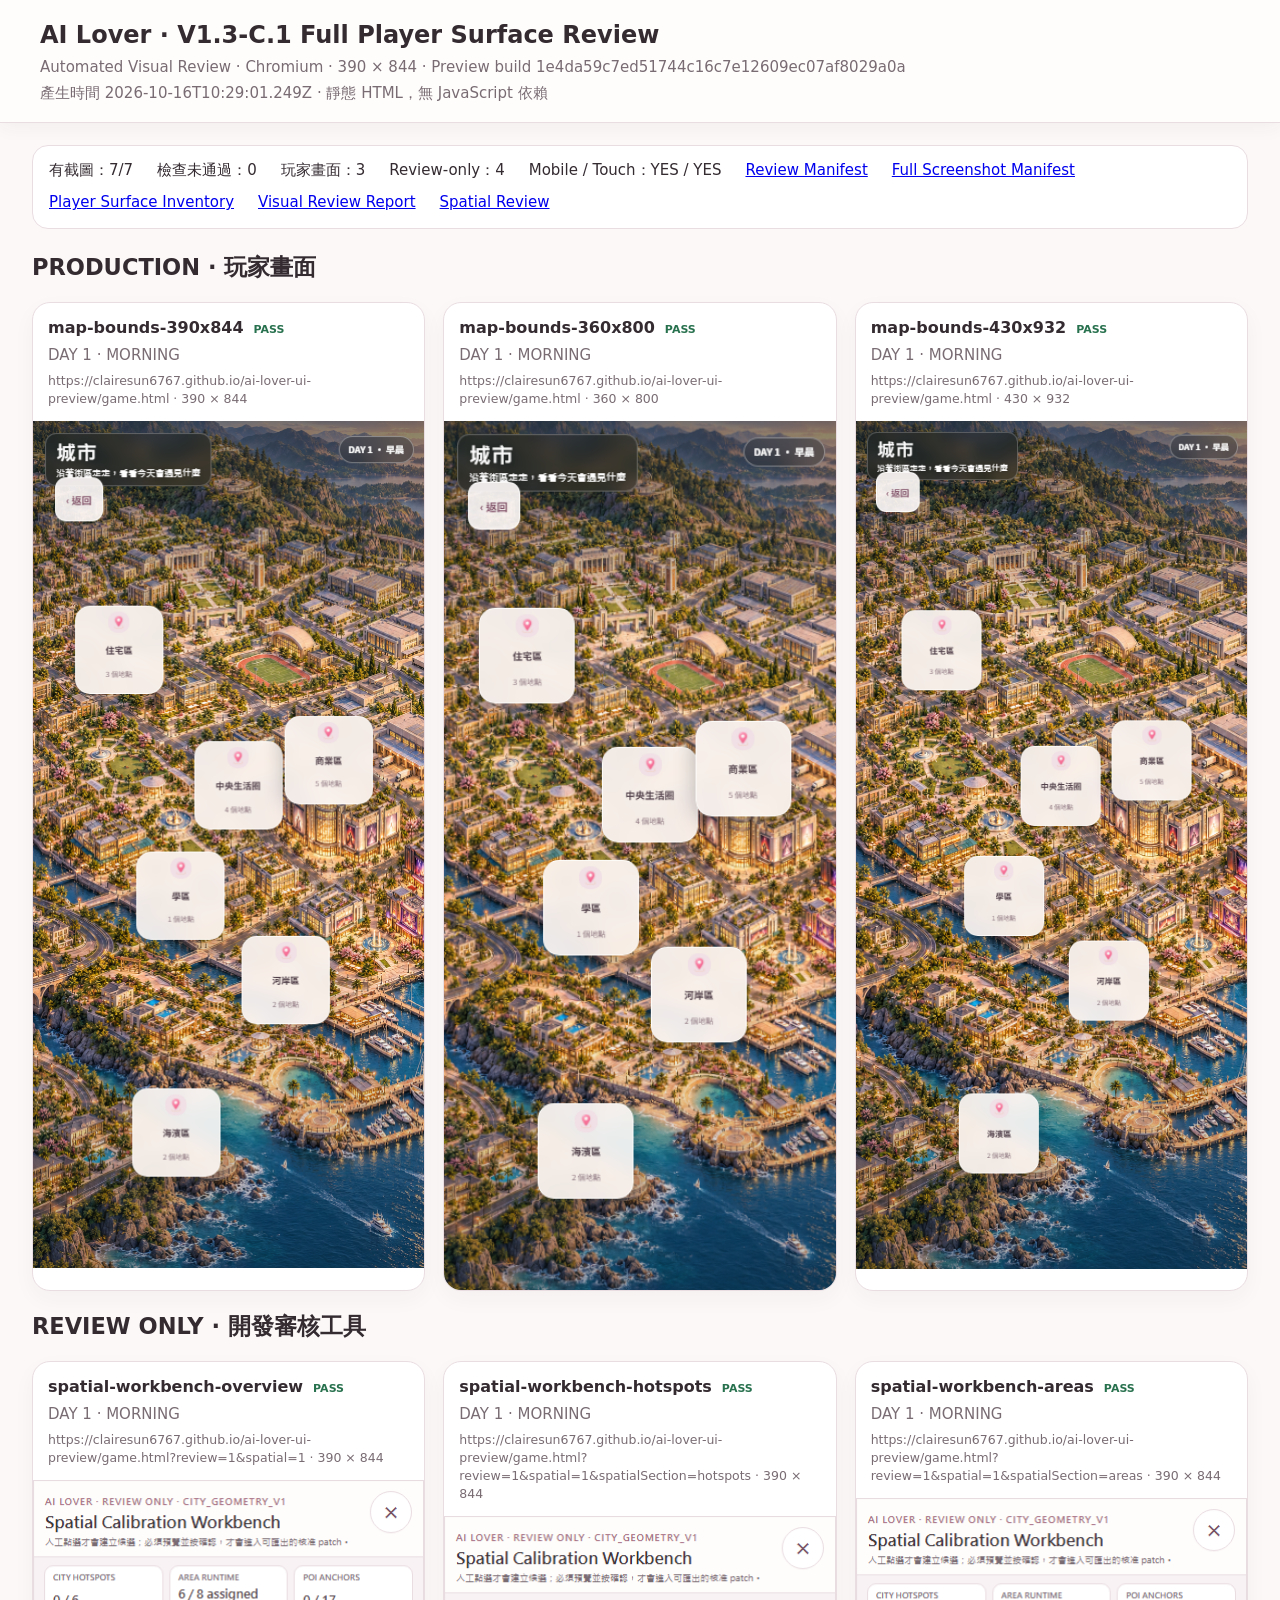
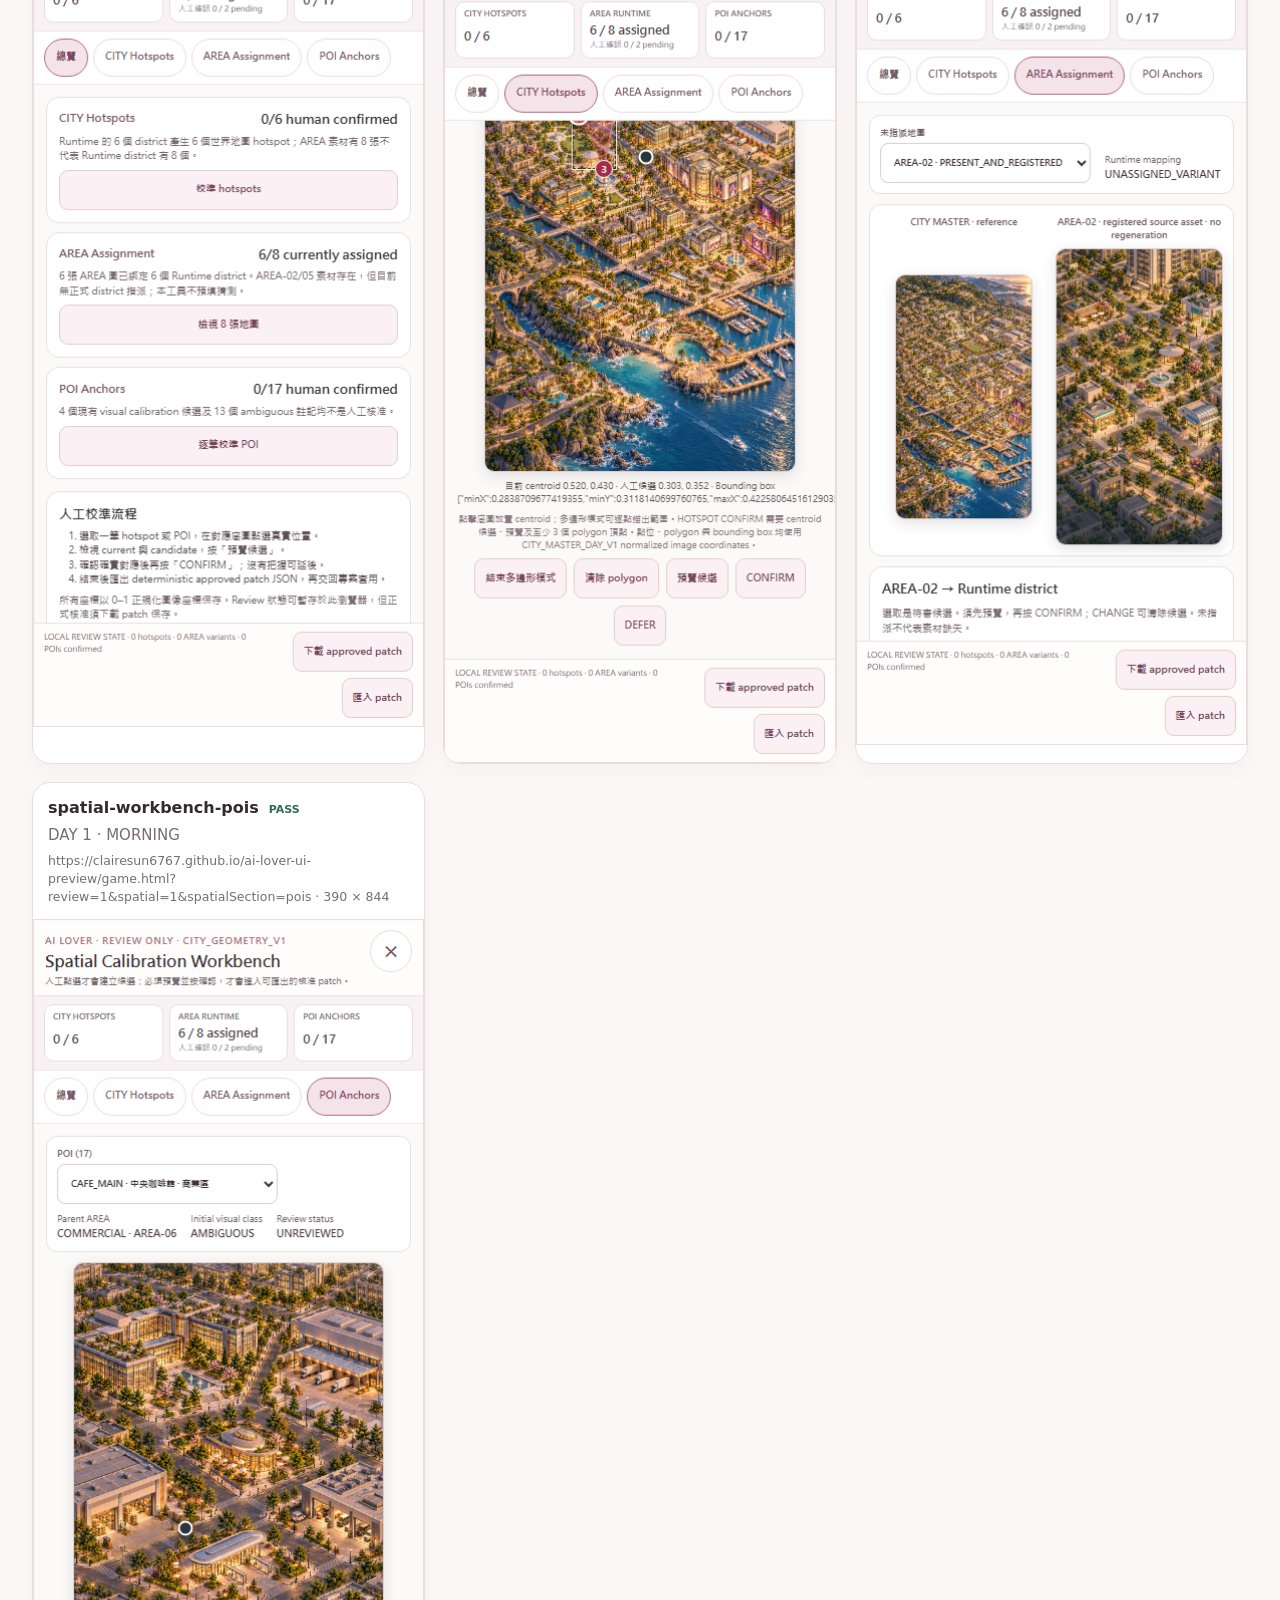
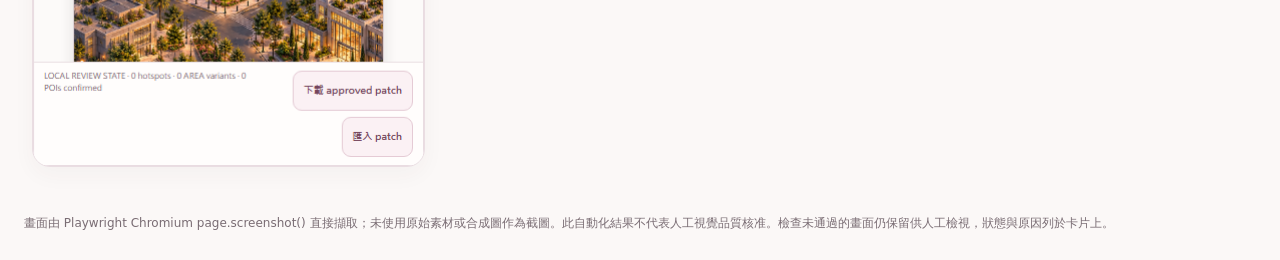
<file: review-artifacts/builds/1e4da59c7ed51744c16c7e12609ec07af8029a0a/index.html>
<!doctype html>
<html lang="zh-Hant"><head><meta charset="utf-8"><meta name="viewport" content="width=device-width,initial-scale=1"><meta name="generatedAt" content="2026-10-16T10:29:01.249Z"><meta name="previewCommit" content="1e4da59c7ed51744c16c7e12609ec07af8029a0a"><title>AI Lover · Automated Visual Review</title>
<style> :root{color-scheme:light;--ink:#342b31;--muted:#796c73;--line:#eadde2;--pink:#d788a4}*{box-sizing:border-box}body{margin:0;background:#fbf8f7;color:var(--ink);font:15px/1.45 system-ui,-apple-system,"Segoe UI",sans-serif}header{position:sticky;top:0;z-index:2;background:#fffdfc;border-bottom:1px solid var(--line);padding:18px clamp(16px,4vw,40px);box-shadow:0 4px 18px #49323a0d}header h1{margin:0;font-size:24px}header p{margin:4px 0 0;color:var(--muted)}main{max-width:1440px;margin:0 auto;padding:22px clamp(12px,3vw,32px) 48px}.summary{display:flex;flex-wrap:wrap;gap:10px 24px;margin:0 0 22px;padding:14px 16px;background:white;border:1px solid var(--line);border-radius:16px}.grid{display:grid;grid-template-columns:repeat(auto-fit,minmax(min(100%,310px),1fr));gap:18px}.card{overflow:hidden;background:white;border:1px solid var(--line);border-radius:18px;box-shadow:0 8px 22px #49323a0a}.meta{padding:13px 15px}.meta h2{display:inline-block;margin:0 10px 0 0;font-size:16px}.meta p{margin:5px 0;color:var(--muted)}.meta small{display:block;color:var(--muted);overflow-wrap:anywhere}.status{font-size:11px;font-weight:700}.pass{color:#28714e}.fail{color:#a63042}.card img{display:block;width:100%;height:auto;background:#f2edef}.failed{display:grid;min-height:160px;place-content:center;padding:18px;background:#fff1f1;color:#a63042;text-align:center;font-weight:700}.failed small{max-width:420px;color:#6e4b53;font-weight:400;overflow-wrap:anywhere}footer{max-width:1440px;margin:auto;padding:0 24px 28px;color:var(--muted);font-size:12px}</style></head>
<body><header><h1>AI Lover · V1.3-C.1 Full Player Surface Review</h1><p>Automated Visual Review · Chromium · 390 × 844 · Preview build 1e4da59c7ed51744c16c7e12609ec07af8029a0a</p><p>產生時間 2026-10-16T10:29:01.249Z · 靜態 HTML，無 JavaScript 依賴</p></header><main><div class="summary"><span>有截圖：7/7</span><span>檢查未通過：0</span><span>玩家畫面：3</span><span>Review-only：4</span><span>Mobile / Touch：YES / YES</span><a href="./review-manifest.json?build=1e4da59c7ed51744c16c7e12609ec07af8029a0a">Review Manifest</a><a href="./full-player-surface-manifest.json?build=1e4da59c7ed51744c16c7e12609ec07af8029a0a">Full Screenshot Manifest</a><a href="./PLAYER_SURFACE_INVENTORY.json?build=1e4da59c7ed51744c16c7e12609ec07af8029a0a">Player Surface Inventory</a><a href="./visual-review-report.json?build=1e4da59c7ed51744c16c7e12609ec07af8029a0a">Visual Review Report</a><a href="./spatial-review-report.json?build=1e4da59c7ed51744c16c7e12609ec07af8029a0a">Spatial Review</a></div><h2>PRODUCTION · 玩家畫面</h2><section class="grid"><article class="card"><div class="meta"><h2>map-bounds-390x844</h2><span class="status pass">PASS</span><p>DAY 1 · MORNING</p><small>https://clairesun6767.github.io/ai-lover-ui-preview/game.html · 390 × 844</small></div><a href="./05-map-bounds-390x844.png?build=1e4da59c7ed51744c16c7e12609ec07af8029a0a"><img src="./05-map-bounds-390x844.png?build=1e4da59c7ed51744c16c7e12609ec07af8029a0a" width="390" height="844" loading="lazy" alt="map-bounds-390x844 渲染畫面"></a></article>
<article class="card"><div class="meta"><h2>map-bounds-360x800</h2><span class="status pass">PASS</span><p>DAY 1 · MORNING</p><small>https://clairesun6767.github.io/ai-lover-ui-preview/game.html · 360 × 800</small></div><a href="./06-map-bounds-360x800.png?build=1e4da59c7ed51744c16c7e12609ec07af8029a0a"><img src="./06-map-bounds-360x800.png?build=1e4da59c7ed51744c16c7e12609ec07af8029a0a" width="360" height="800" loading="lazy" alt="map-bounds-360x800 渲染畫面"></a></article>
<article class="card"><div class="meta"><h2>map-bounds-430x932</h2><span class="status pass">PASS</span><p>DAY 1 · MORNING</p><small>https://clairesun6767.github.io/ai-lover-ui-preview/game.html · 430 × 932</small></div><a href="./07-map-bounds-430x932.png?build=1e4da59c7ed51744c16c7e12609ec07af8029a0a"><img src="./07-map-bounds-430x932.png?build=1e4da59c7ed51744c16c7e12609ec07af8029a0a" width="430" height="932" loading="lazy" alt="map-bounds-430x932 渲染畫面"></a></article></section><h2>REVIEW ONLY · 開發審核工具</h2><section class="grid"><article class="card"><div class="meta"><h2>spatial-workbench-overview</h2><span class="status pass">PASS</span><p>DAY 1 · MORNING</p><small>https://clairesun6767.github.io/ai-lover-ui-preview/game.html?review=1&amp;spatial=1 · 390 × 844</small></div><a href="./01-spatial-workbench-overview.png?build=1e4da59c7ed51744c16c7e12609ec07af8029a0a"><img src="./01-spatial-workbench-overview.png?build=1e4da59c7ed51744c16c7e12609ec07af8029a0a" width="390" height="844" loading="lazy" alt="spatial-workbench-overview 渲染畫面"></a></article>
<article class="card"><div class="meta"><h2>spatial-workbench-hotspots</h2><span class="status pass">PASS</span><p>DAY 1 · MORNING</p><small>https://clairesun6767.github.io/ai-lover-ui-preview/game.html?review=1&amp;spatial=1&amp;spatialSection=hotspots · 390 × 844</small></div><a href="./02-spatial-workbench-hotspots.png?build=1e4da59c7ed51744c16c7e12609ec07af8029a0a"><img src="./02-spatial-workbench-hotspots.png?build=1e4da59c7ed51744c16c7e12609ec07af8029a0a" width="390" height="844" loading="lazy" alt="spatial-workbench-hotspots 渲染畫面"></a></article>
<article class="card"><div class="meta"><h2>spatial-workbench-areas</h2><span class="status pass">PASS</span><p>DAY 1 · MORNING</p><small>https://clairesun6767.github.io/ai-lover-ui-preview/game.html?review=1&amp;spatial=1&amp;spatialSection=areas · 390 × 844</small></div><a href="./03-spatial-workbench-area-assignment.png?build=1e4da59c7ed51744c16c7e12609ec07af8029a0a"><img src="./03-spatial-workbench-area-assignment.png?build=1e4da59c7ed51744c16c7e12609ec07af8029a0a" width="390" height="844" loading="lazy" alt="spatial-workbench-areas 渲染畫面"></a></article>
<article class="card"><div class="meta"><h2>spatial-workbench-pois</h2><span class="status pass">PASS</span><p>DAY 1 · MORNING</p><small>https://clairesun6767.github.io/ai-lover-ui-preview/game.html?review=1&amp;spatial=1&amp;spatialSection=pois · 390 × 844</small></div><a href="./04-spatial-workbench-poi-anchors.png?build=1e4da59c7ed51744c16c7e12609ec07af8029a0a"><img src="./04-spatial-workbench-poi-anchors.png?build=1e4da59c7ed51744c16c7e12609ec07af8029a0a" width="390" height="844" loading="lazy" alt="spatial-workbench-pois 渲染畫面"></a></article></section></main><footer>畫面由 Playwright Chromium page.screenshot() 直接擷取；未使用原始素材或合成圖作為截圖。此自動化結果不代表人工視覺品質核准。檢查未通過的畫面仍保留供人工檢視，狀態與原因列於卡片上。</footer></body></html>
</file>
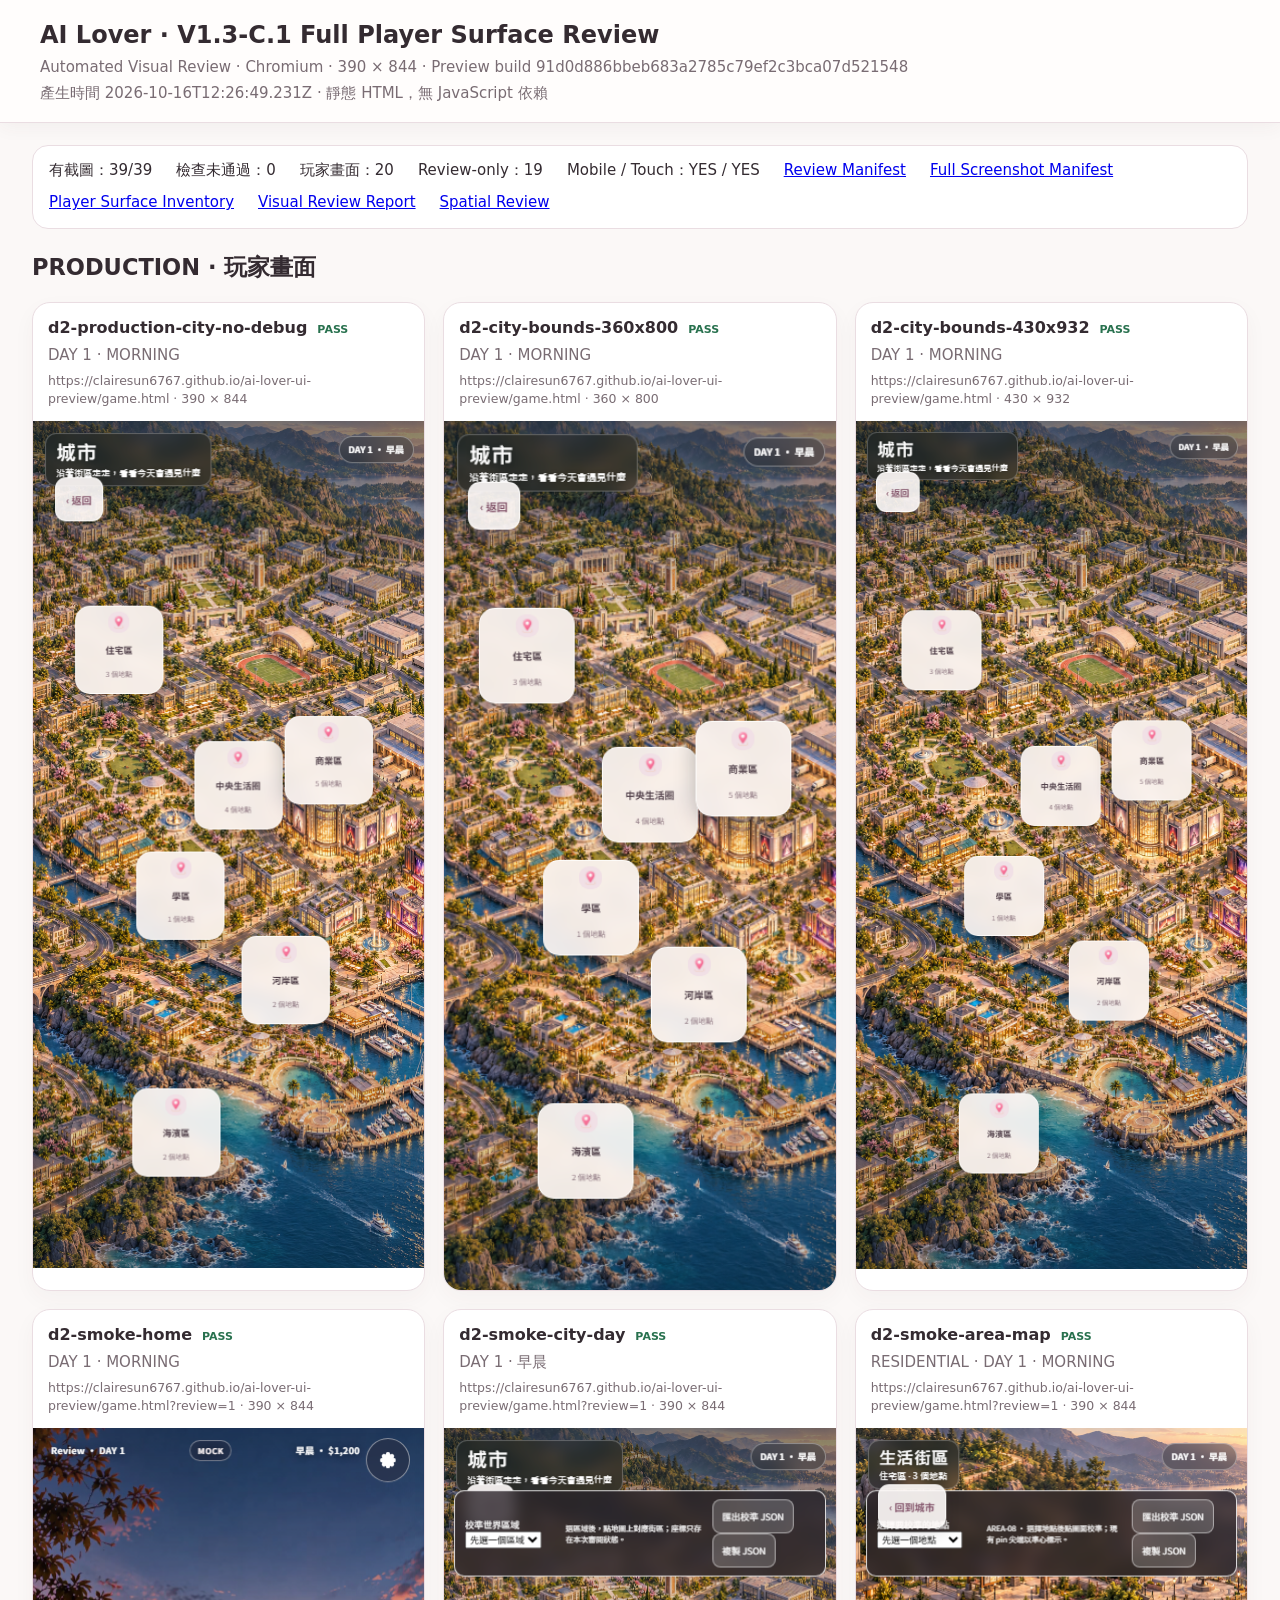
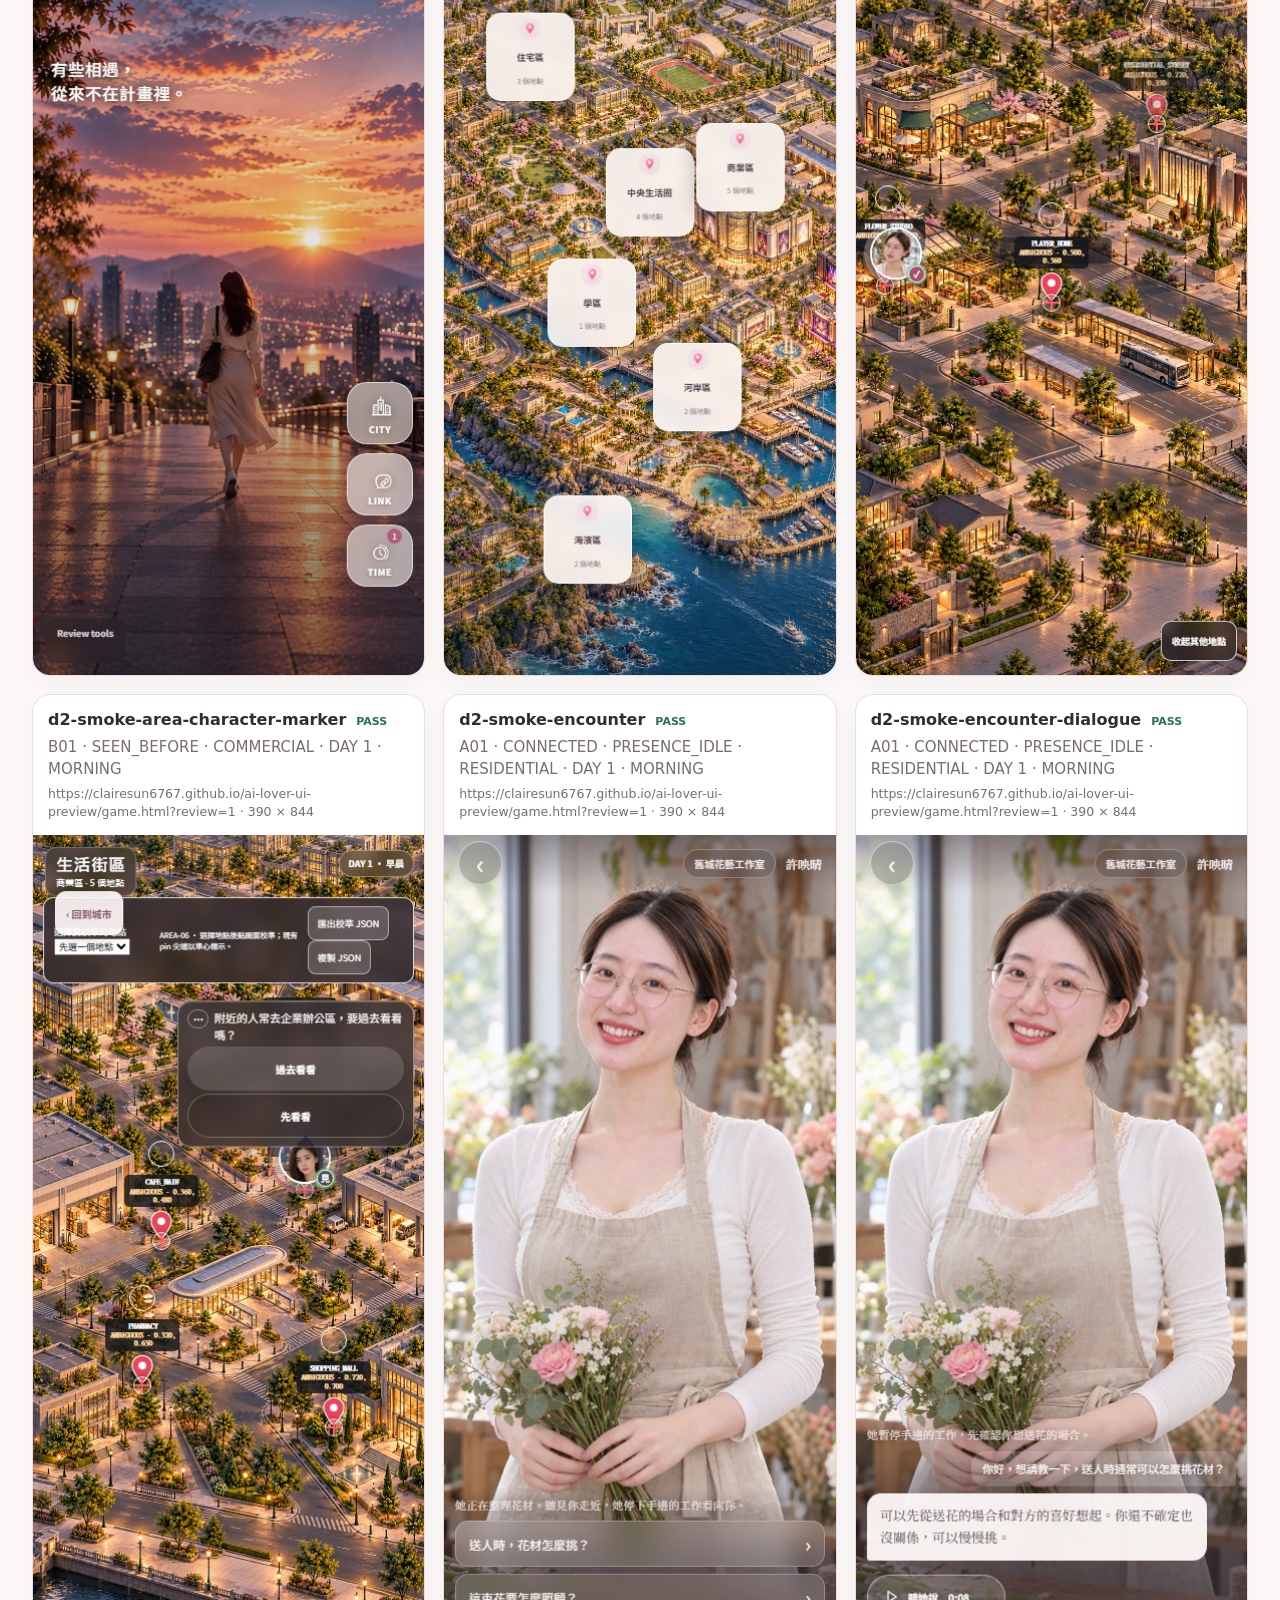
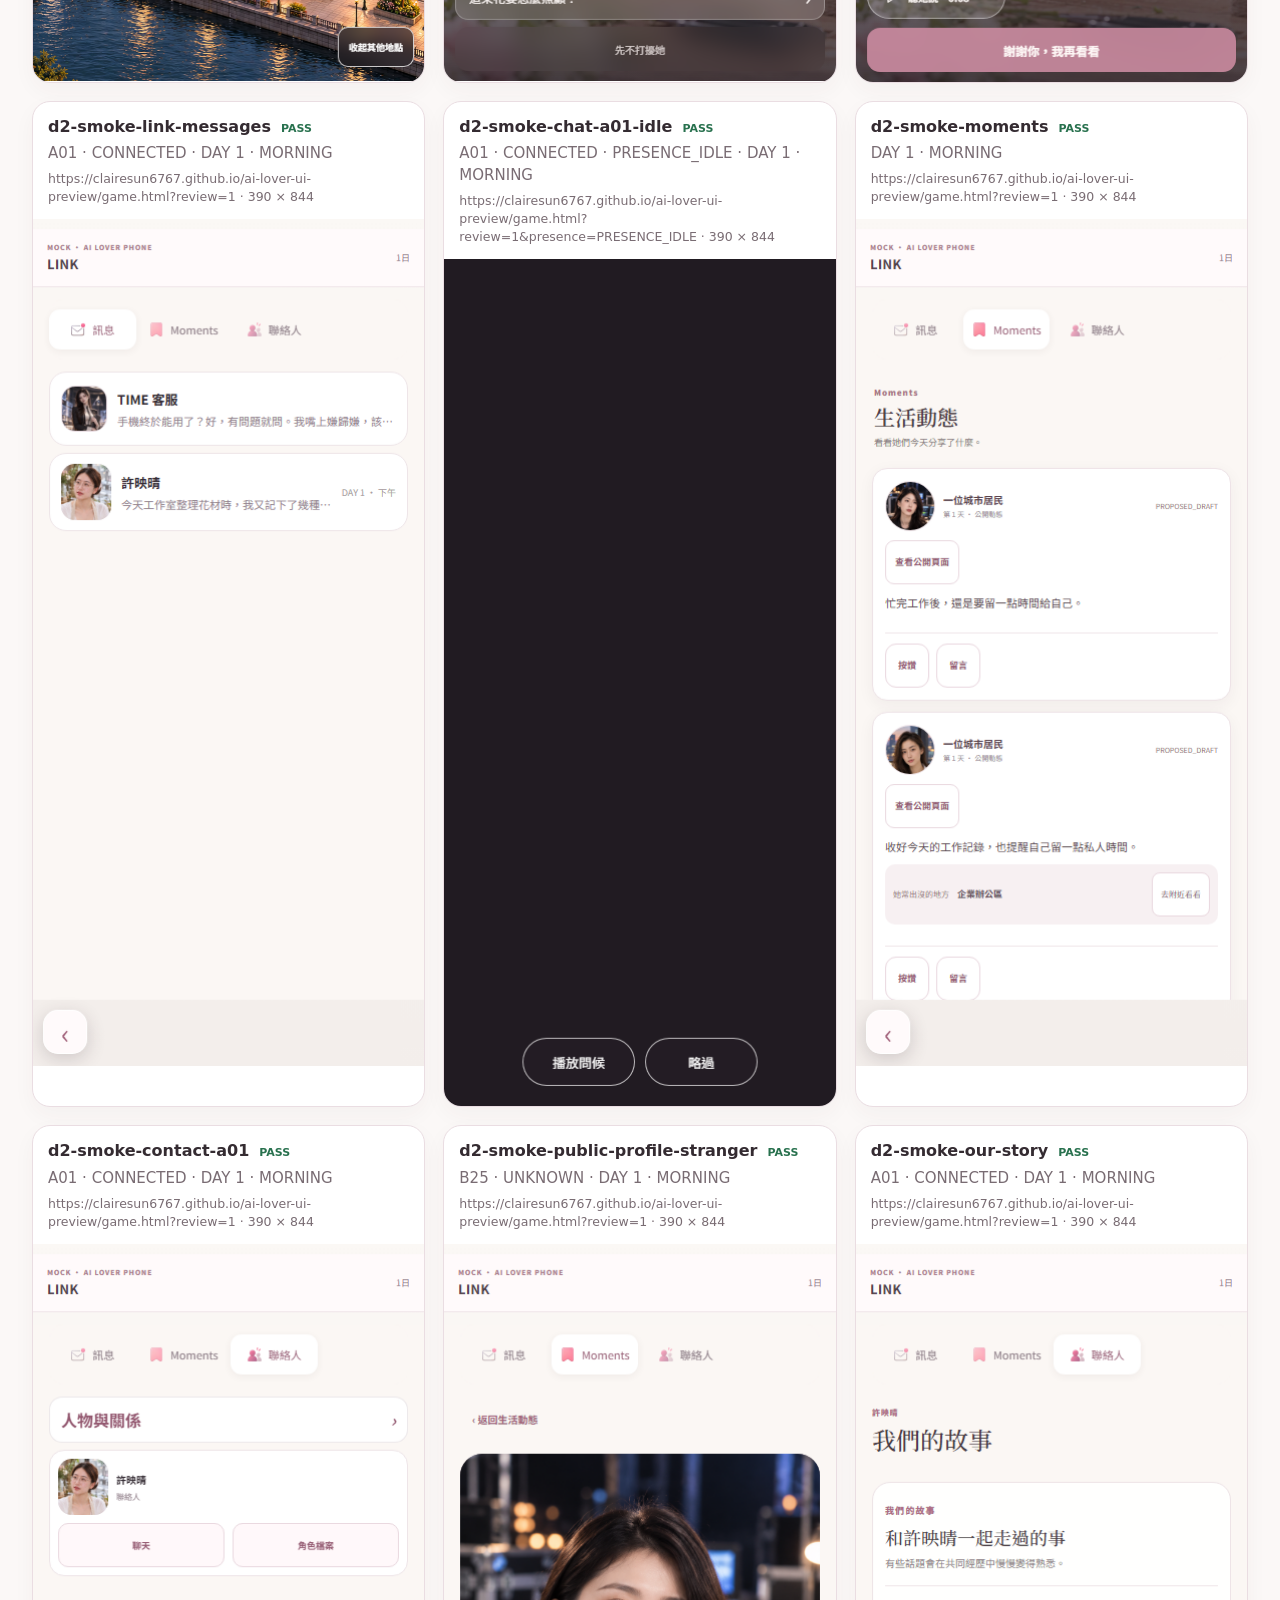
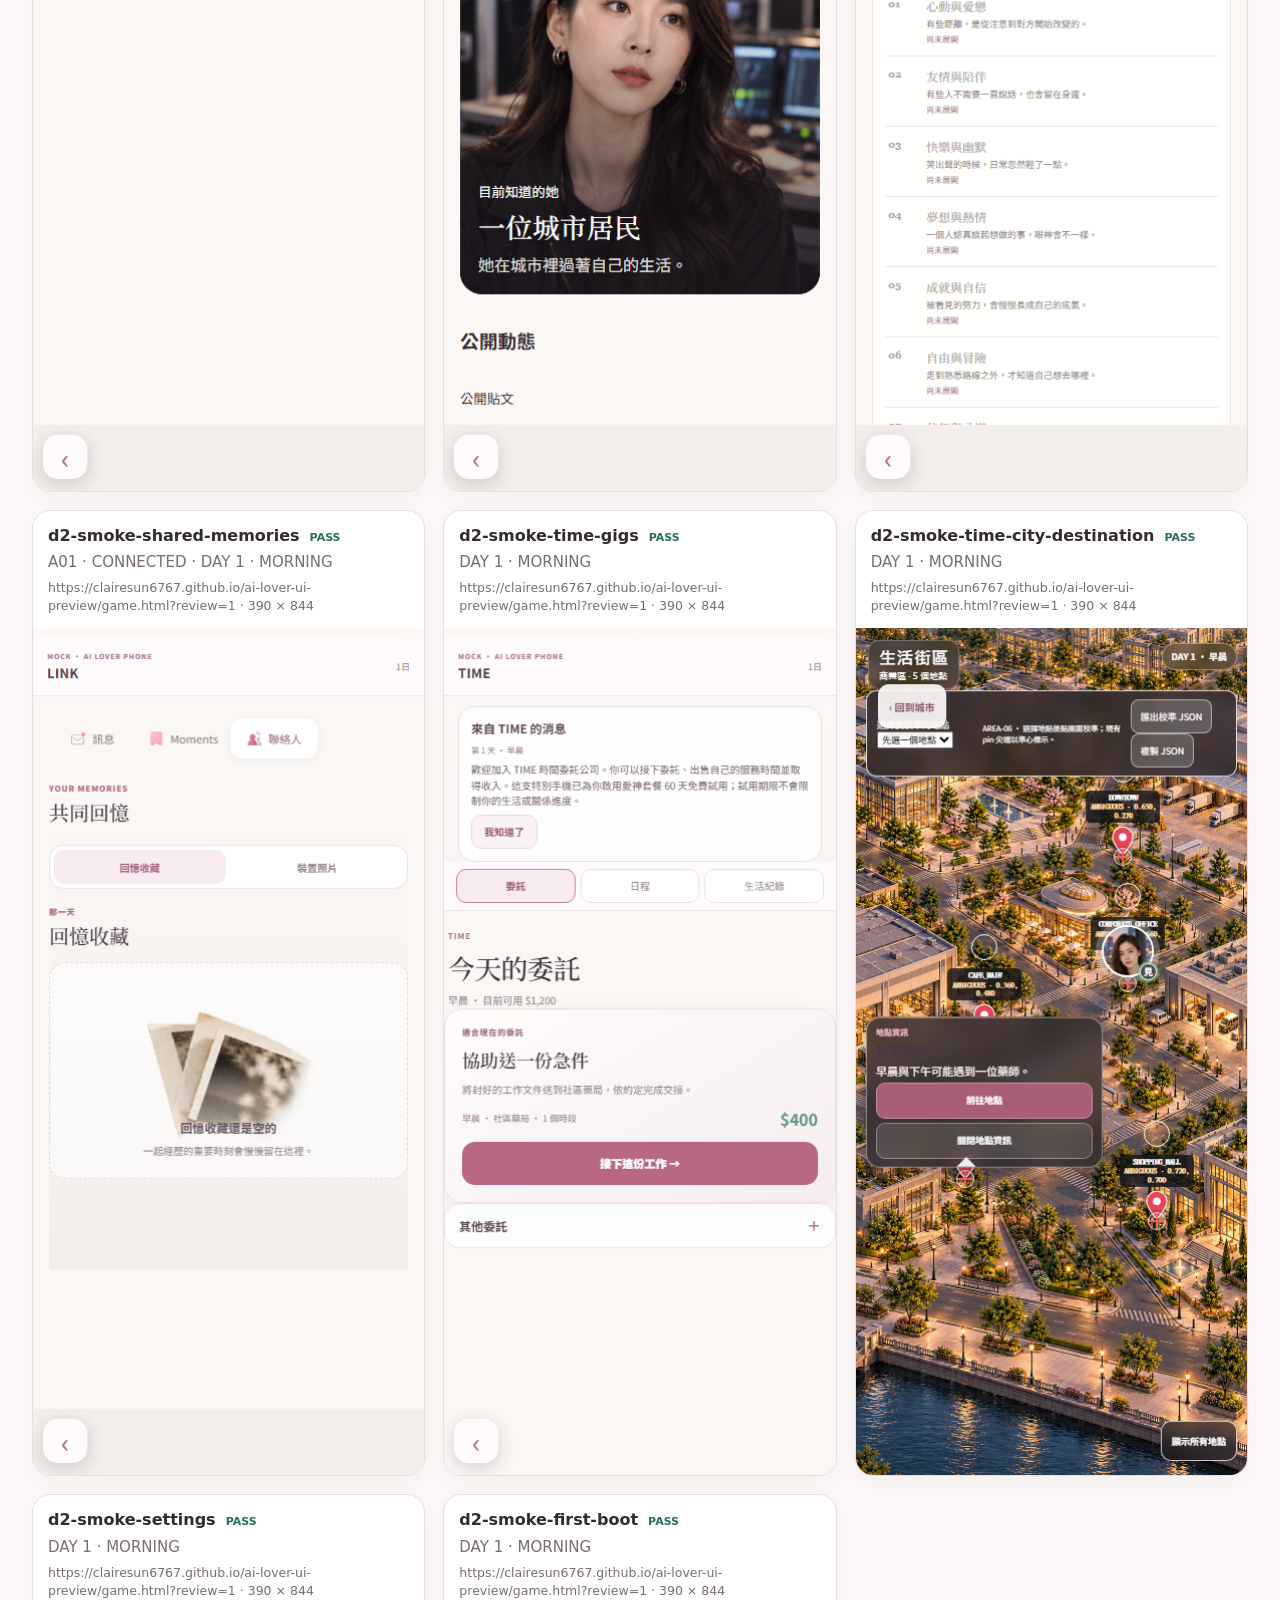
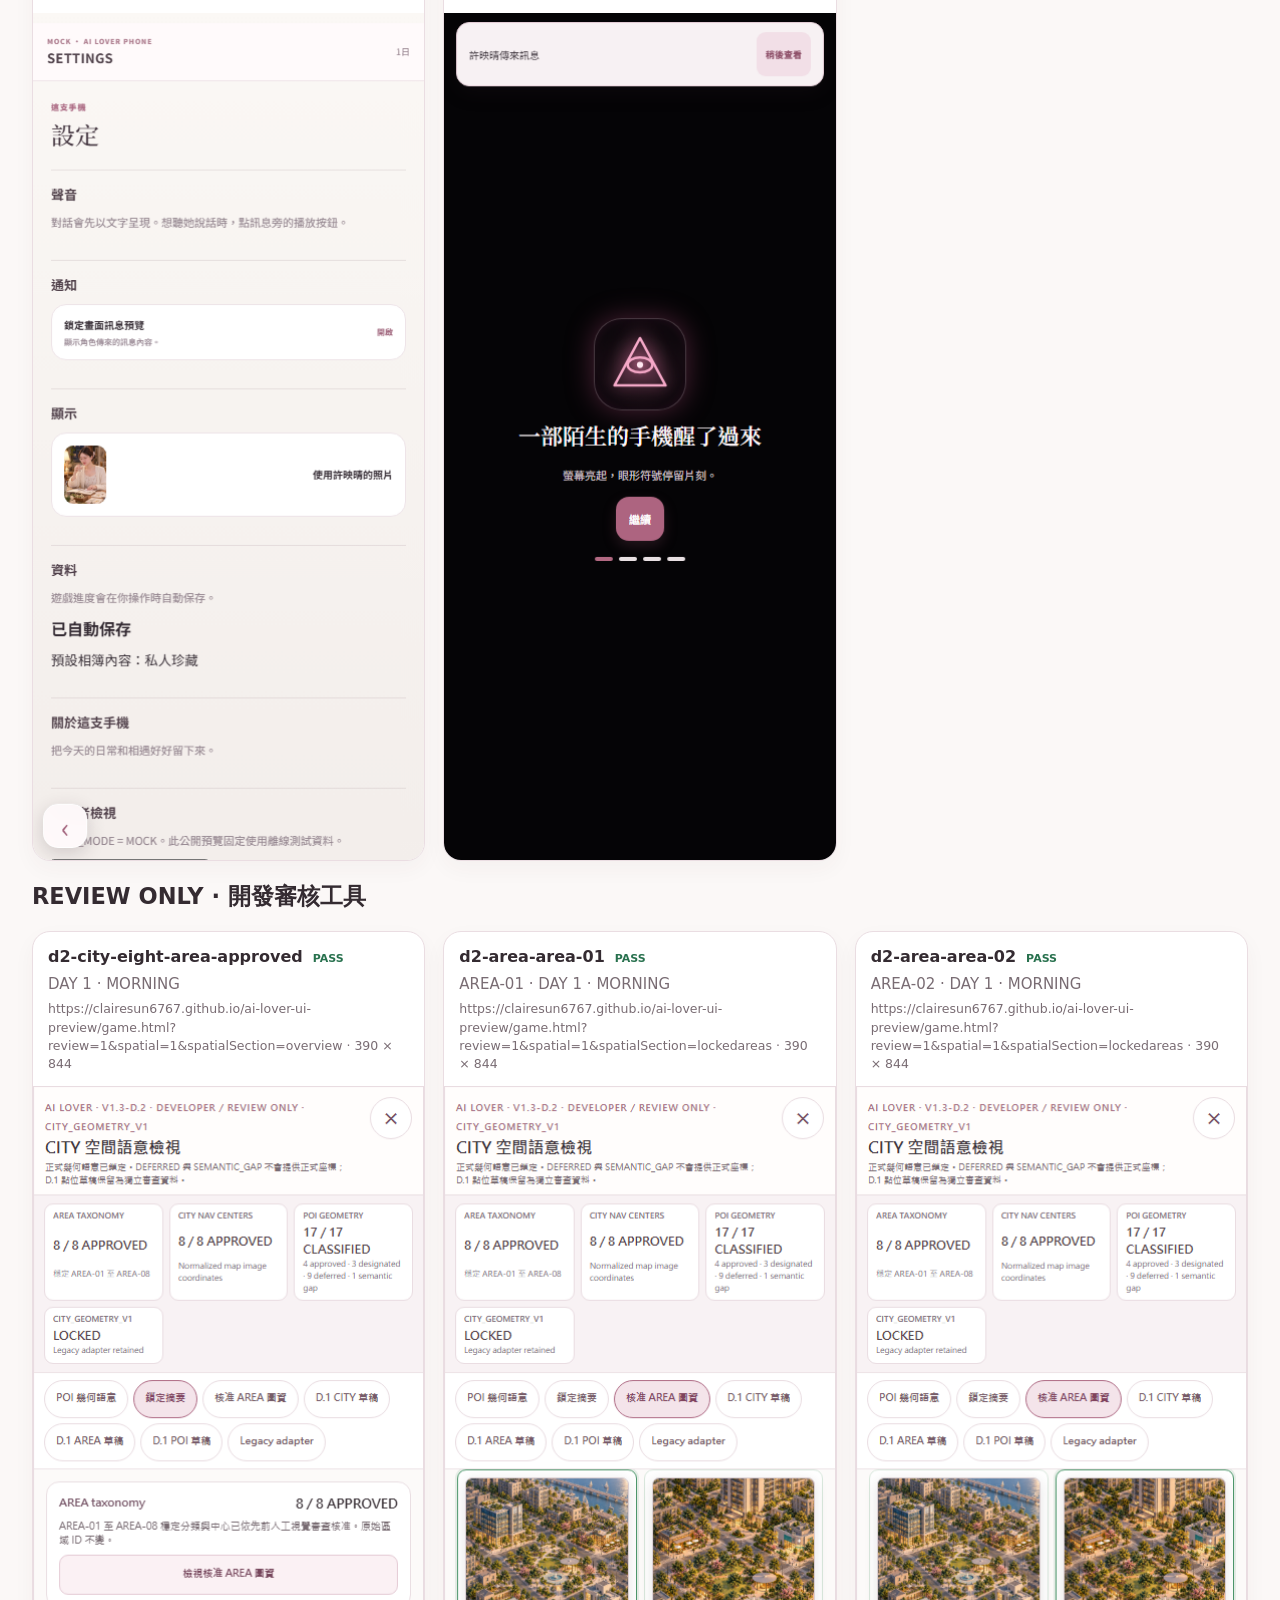
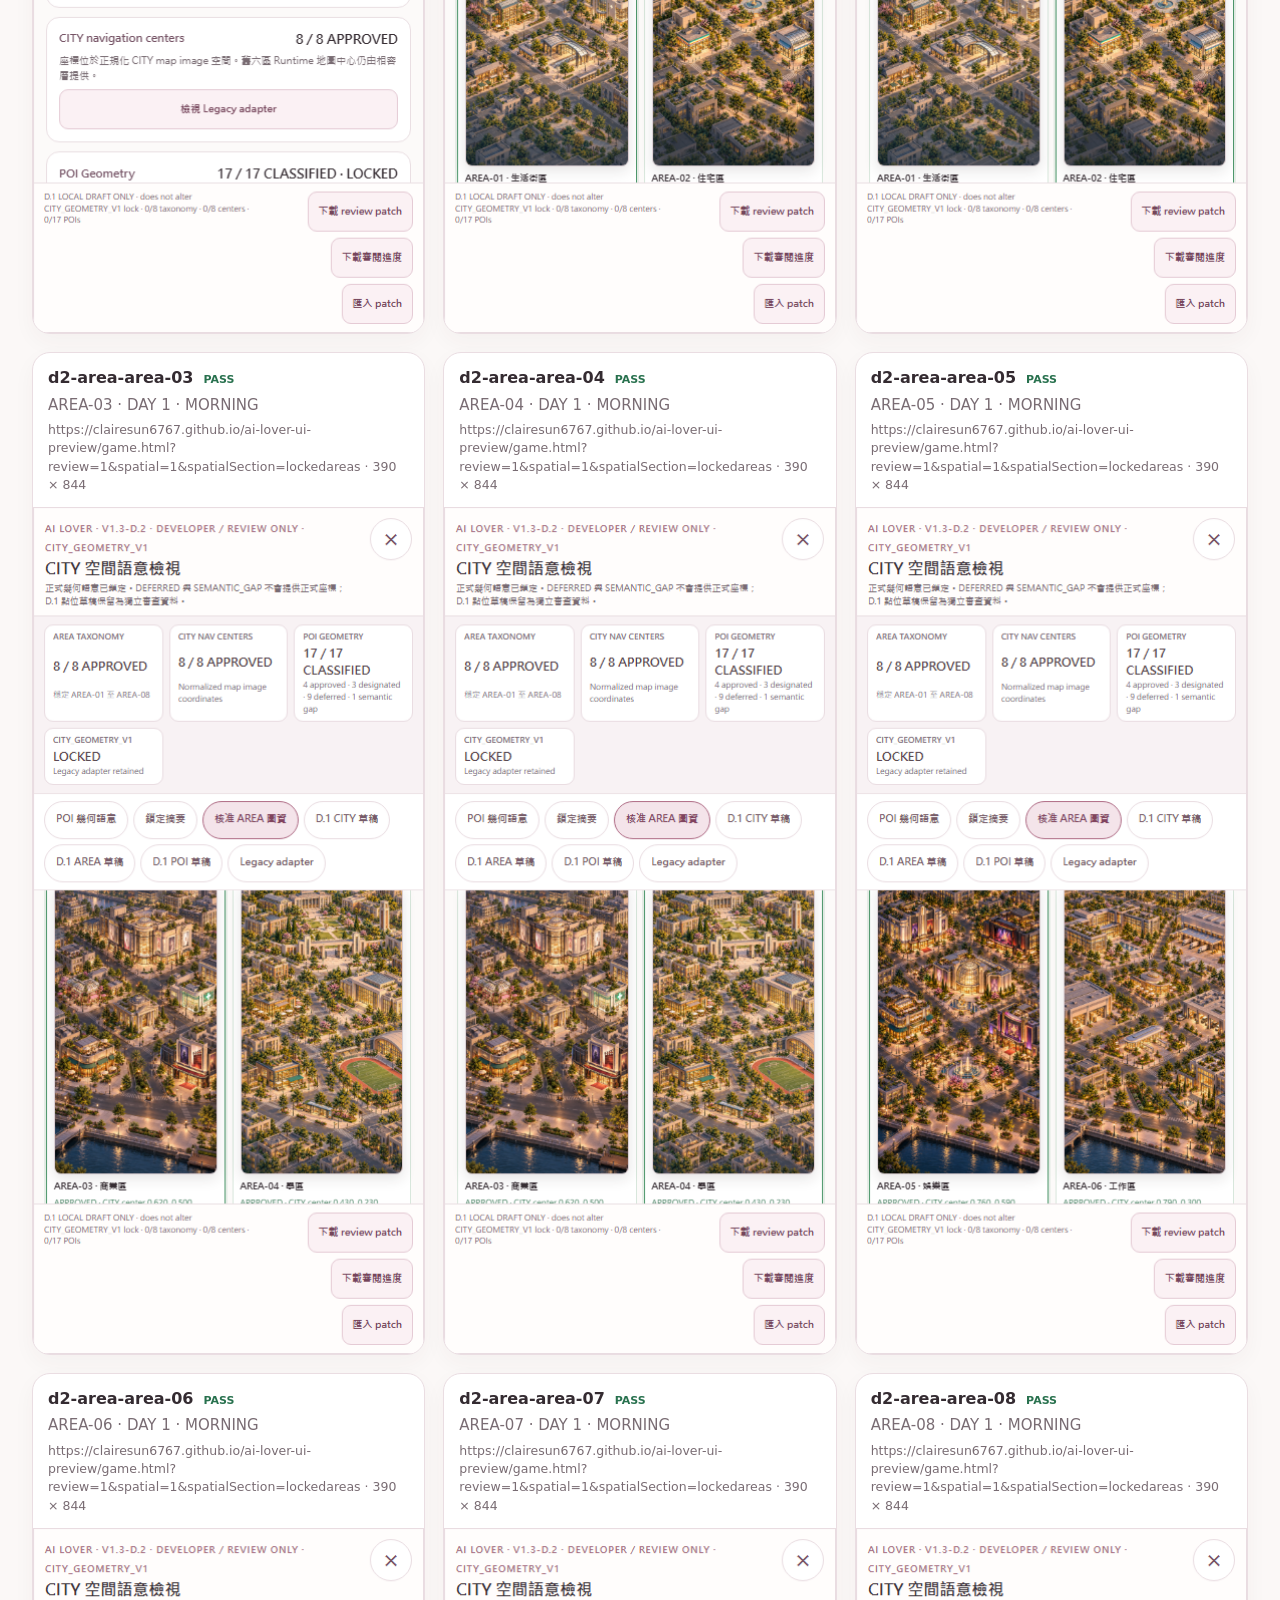
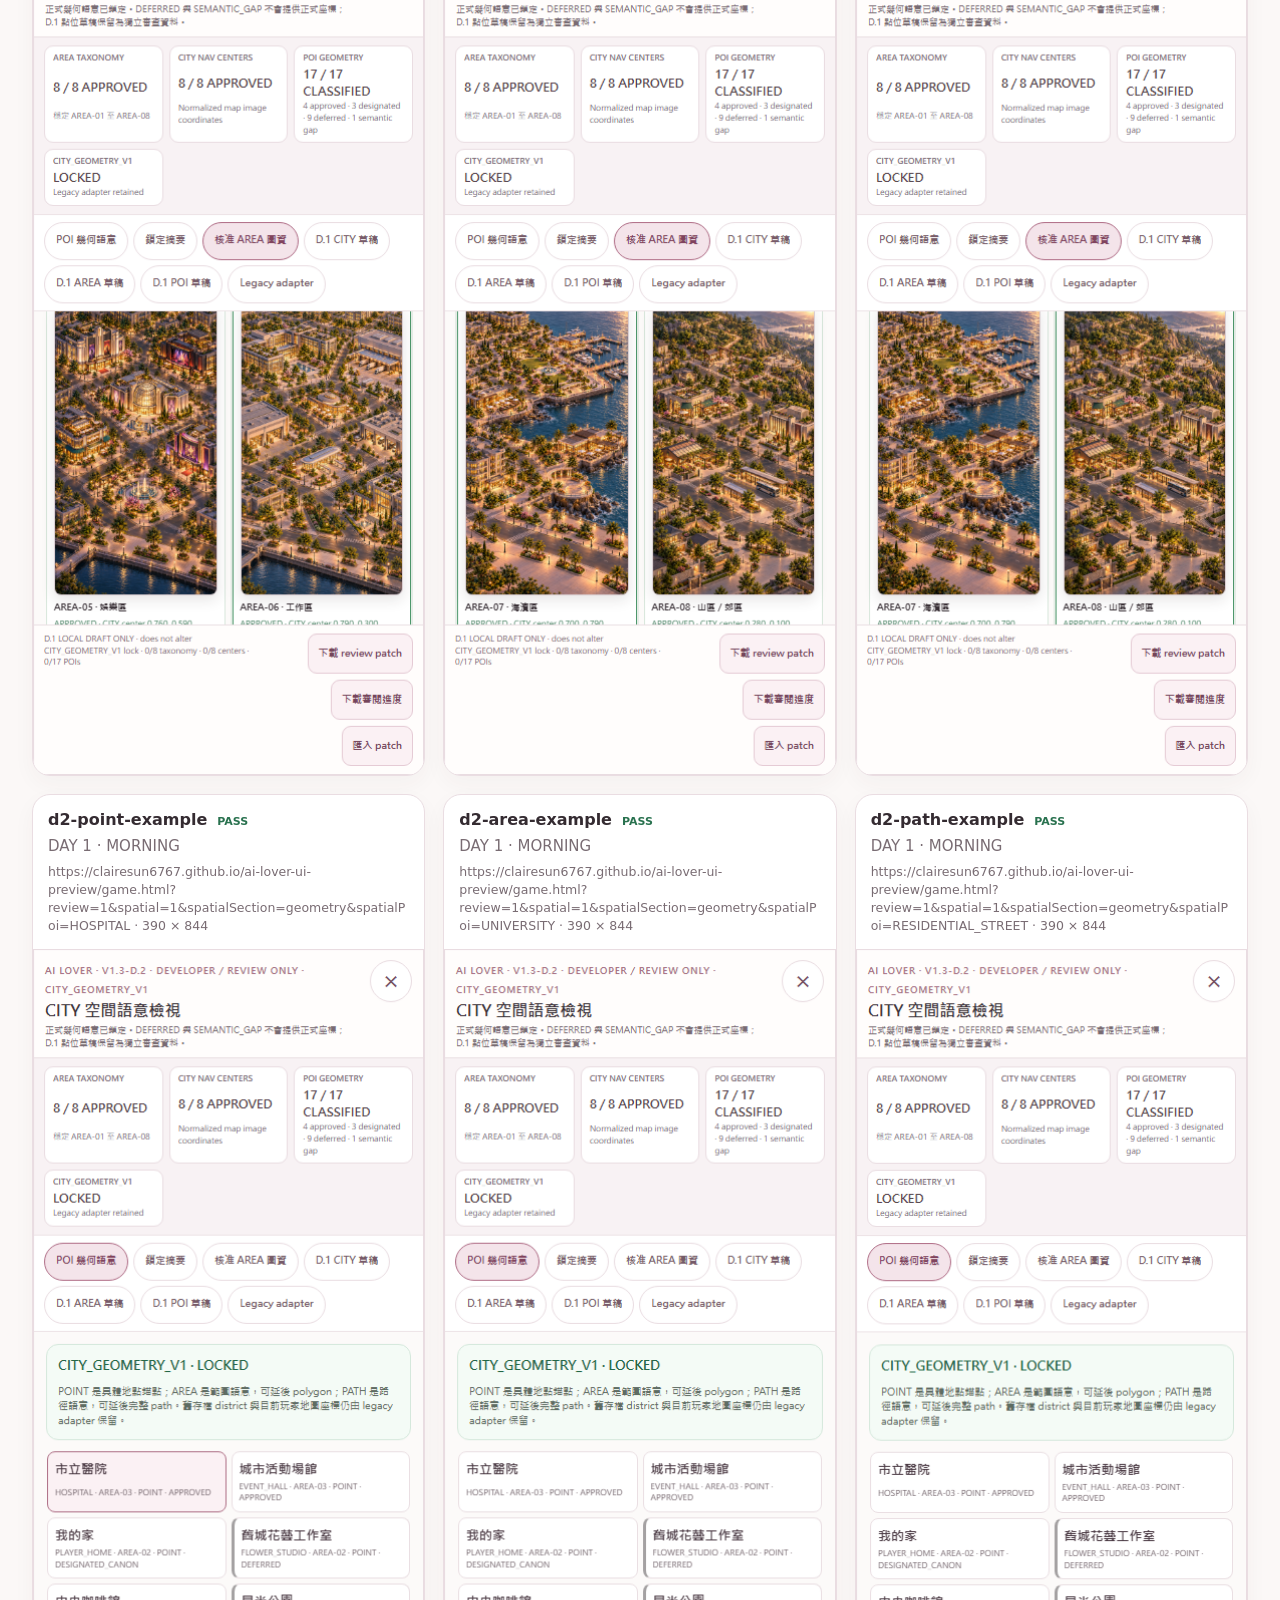
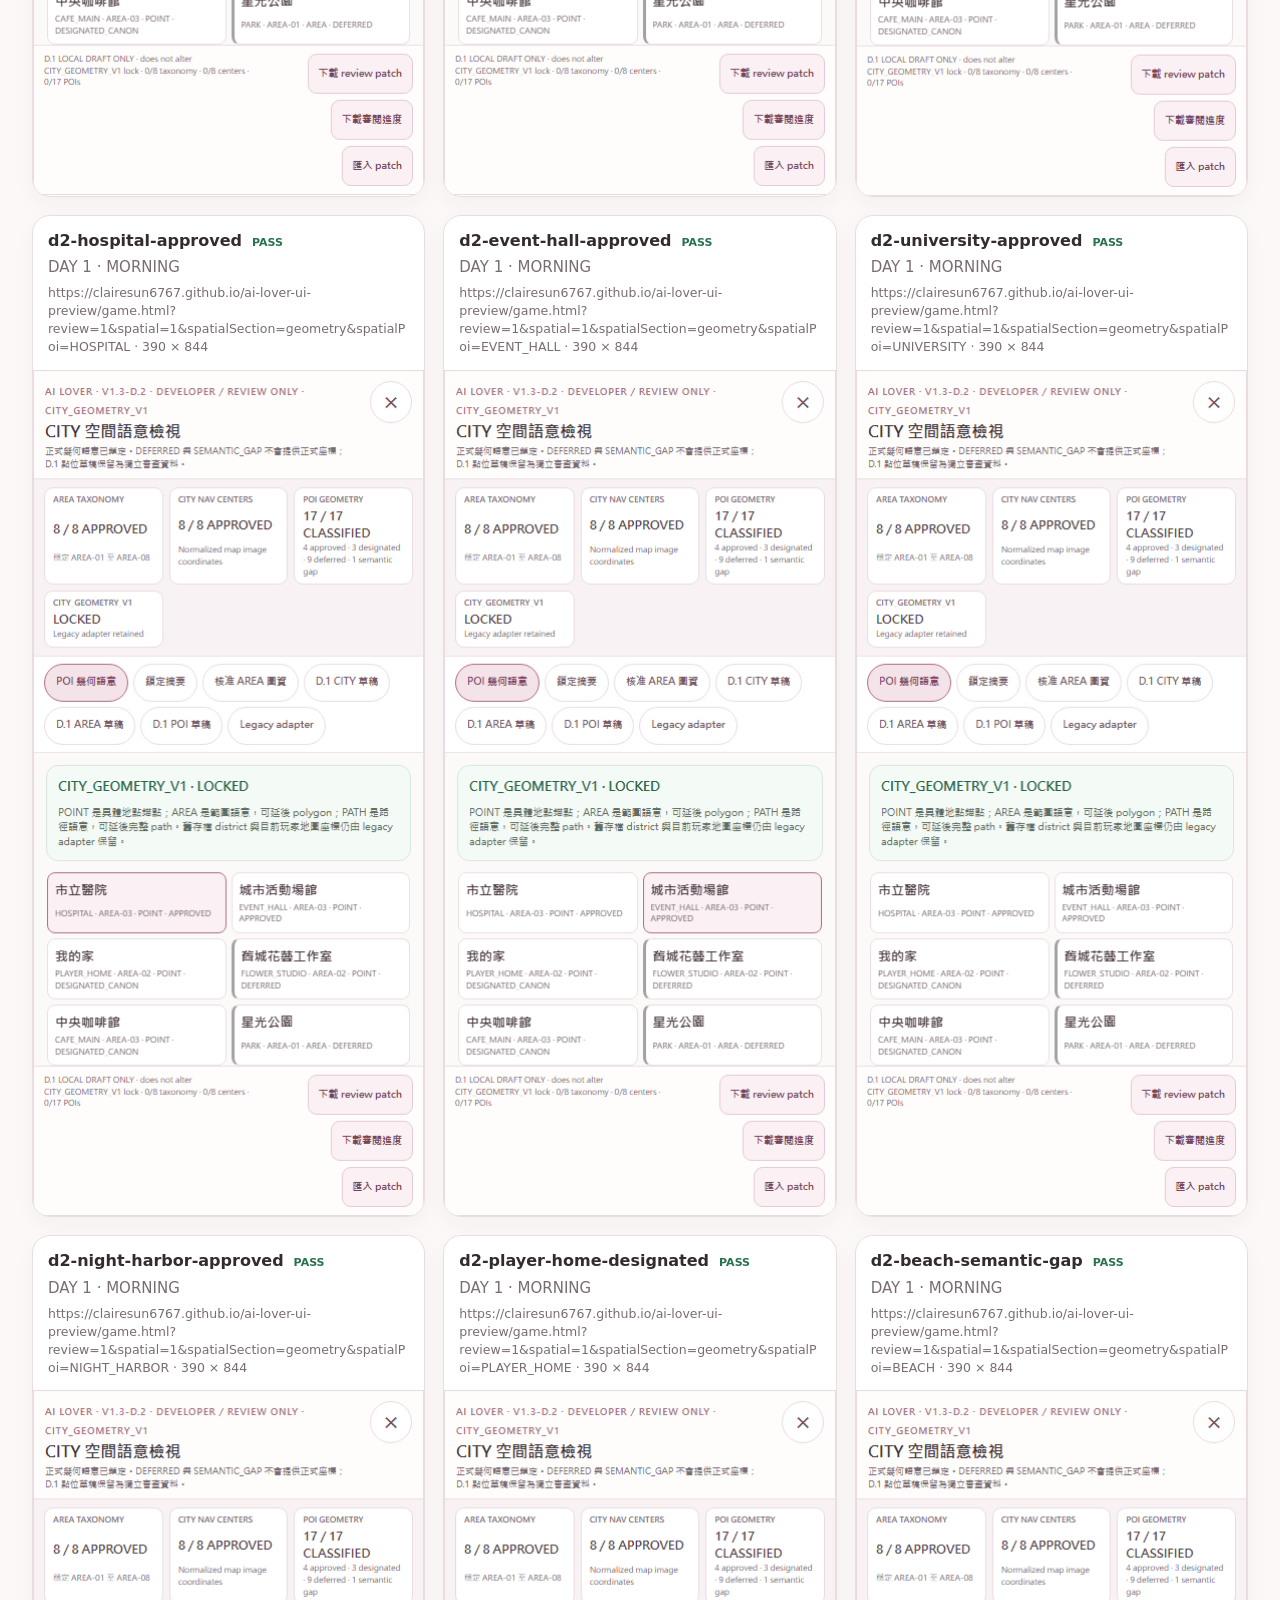
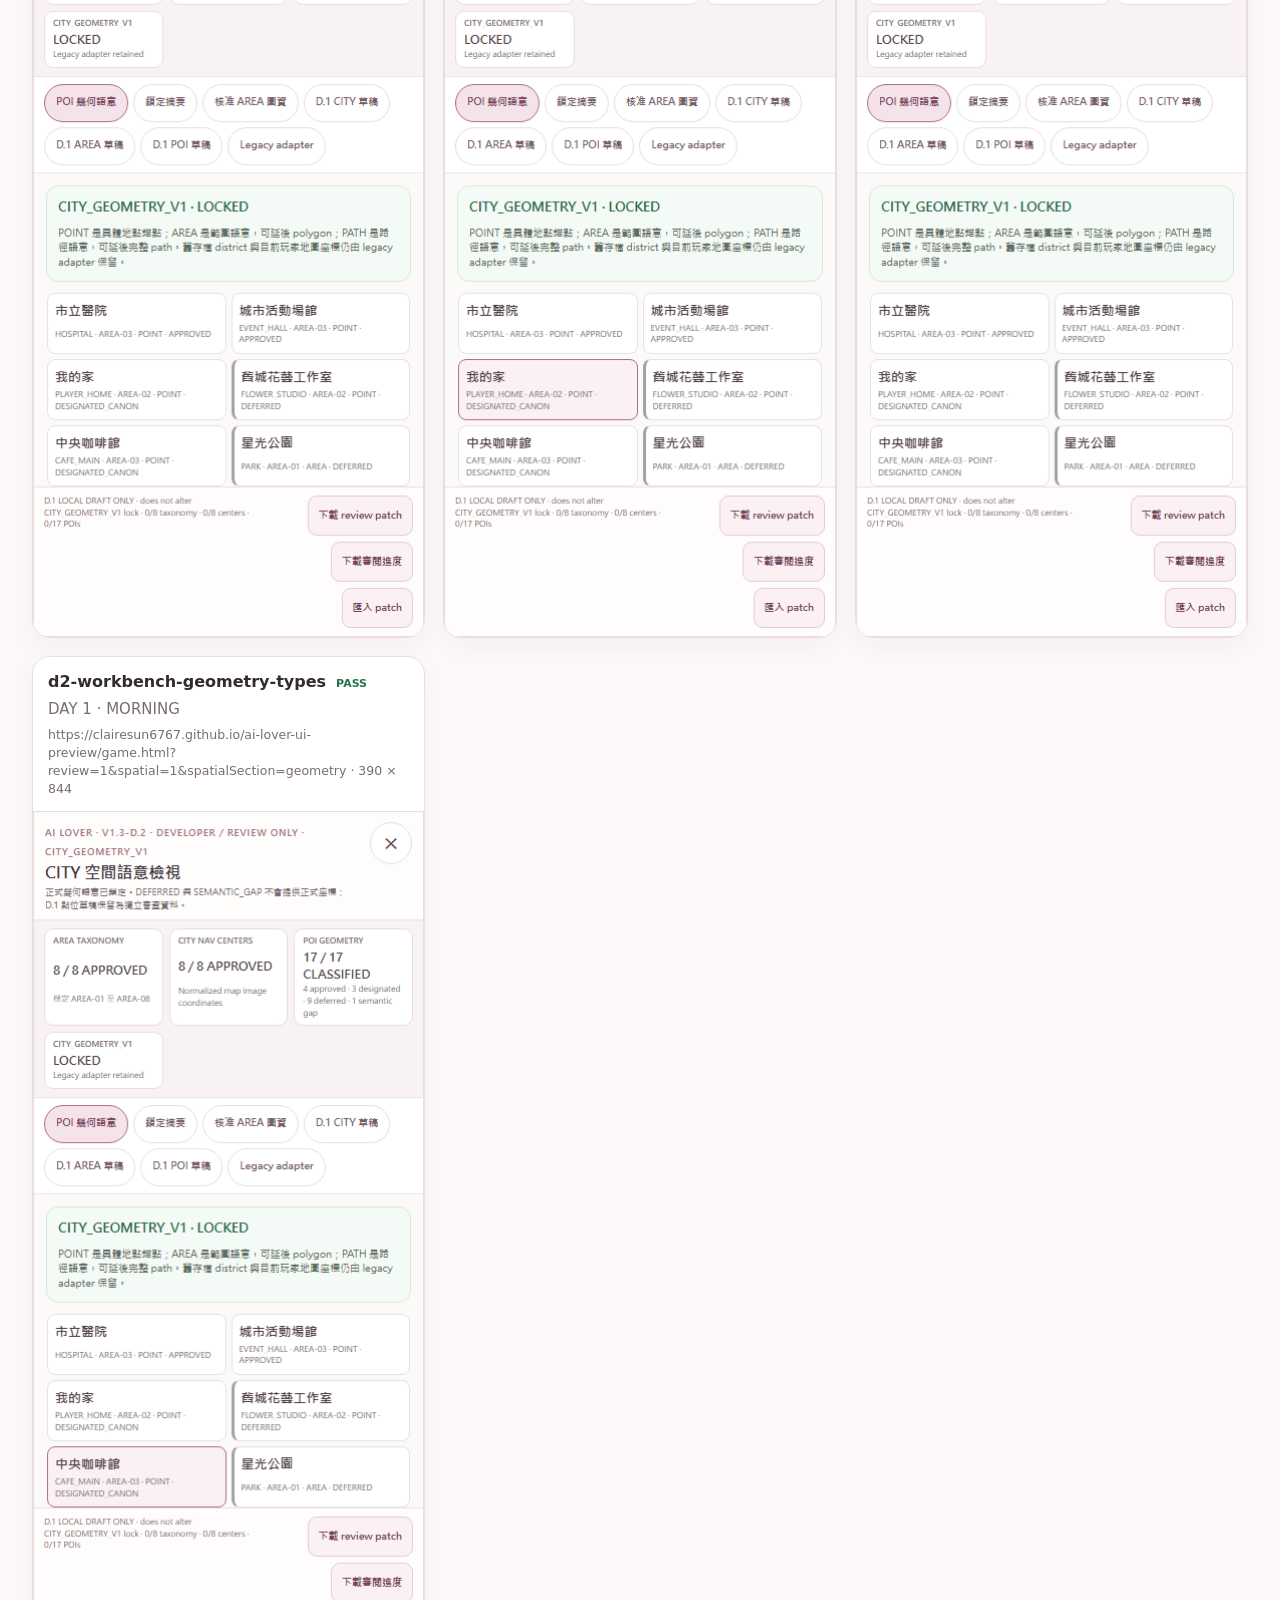
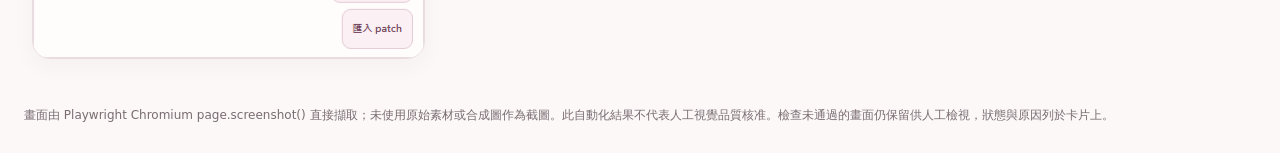
<file: review-artifacts/builds/91d0d886bbeb683a2785c79ef2c3bca07d521548/index.html>
<!doctype html>
<html lang="zh-Hant"><head><meta charset="utf-8"><meta name="viewport" content="width=device-width,initial-scale=1"><meta name="generatedAt" content="2026-10-16T12:26:49.231Z"><meta name="previewCommit" content="91d0d886bbeb683a2785c79ef2c3bca07d521548"><title>AI Lover · Automated Visual Review</title>
<style> :root{color-scheme:light;--ink:#342b31;--muted:#796c73;--line:#eadde2;--pink:#d788a4}*{box-sizing:border-box}body{margin:0;background:#fbf8f7;color:var(--ink);font:15px/1.45 system-ui,-apple-system,"Segoe UI",sans-serif}header{position:sticky;top:0;z-index:2;background:#fffdfc;border-bottom:1px solid var(--line);padding:18px clamp(16px,4vw,40px);box-shadow:0 4px 18px #49323a0d}header h1{margin:0;font-size:24px}header p{margin:4px 0 0;color:var(--muted)}main{max-width:1440px;margin:0 auto;padding:22px clamp(12px,3vw,32px) 48px}.summary{display:flex;flex-wrap:wrap;gap:10px 24px;margin:0 0 22px;padding:14px 16px;background:white;border:1px solid var(--line);border-radius:16px}.grid{display:grid;grid-template-columns:repeat(auto-fit,minmax(min(100%,310px),1fr));gap:18px}.card{overflow:hidden;background:white;border:1px solid var(--line);border-radius:18px;box-shadow:0 8px 22px #49323a0a}.meta{padding:13px 15px}.meta h2{display:inline-block;margin:0 10px 0 0;font-size:16px}.meta p{margin:5px 0;color:var(--muted)}.meta small{display:block;color:var(--muted);overflow-wrap:anywhere}.status{font-size:11px;font-weight:700}.pass{color:#28714e}.fail{color:#a63042}.card img{display:block;width:100%;height:auto;background:#f2edef}.failed{display:grid;min-height:160px;place-content:center;padding:18px;background:#fff1f1;color:#a63042;text-align:center;font-weight:700}.failed small{max-width:420px;color:#6e4b53;font-weight:400;overflow-wrap:anywhere}footer{max-width:1440px;margin:auto;padding:0 24px 28px;color:var(--muted);font-size:12px}</style></head>
<body><header><h1>AI Lover · V1.3-C.1 Full Player Surface Review</h1><p>Automated Visual Review · Chromium · 390 × 844 · Preview build 91d0d886bbeb683a2785c79ef2c3bca07d521548</p><p>產生時間 2026-10-16T12:26:49.231Z · 靜態 HTML，無 JavaScript 依賴</p></header><main><div class="summary"><span>有截圖：39/39</span><span>檢查未通過：0</span><span>玩家畫面：20</span><span>Review-only：19</span><span>Mobile / Touch：YES / YES</span><a href="./review-manifest.json?build=91d0d886bbeb683a2785c79ef2c3bca07d521548">Review Manifest</a><a href="./full-player-surface-manifest.json?build=91d0d886bbeb683a2785c79ef2c3bca07d521548">Full Screenshot Manifest</a><a href="./PLAYER_SURFACE_INVENTORY.json?build=91d0d886bbeb683a2785c79ef2c3bca07d521548">Player Surface Inventory</a><a href="./visual-review-report.json?build=91d0d886bbeb683a2785c79ef2c3bca07d521548">Visual Review Report</a><a href="./spatial-review-report.json?build=91d0d886bbeb683a2785c79ef2c3bca07d521548">Spatial Review</a></div><h2>PRODUCTION · 玩家畫面</h2><section class="grid"><article class="card"><div class="meta"><h2>d2-production-city-no-debug</h2><span class="status pass">PASS</span><p>DAY 1 · MORNING</p><small>https://clairesun6767.github.io/ai-lover-ui-preview/game.html · 390 × 844</small></div><a href="./20-production-city-no-debug.png?build=91d0d886bbeb683a2785c79ef2c3bca07d521548"><img src="./20-production-city-no-debug.png?build=91d0d886bbeb683a2785c79ef2c3bca07d521548" width="390" height="844" loading="lazy" alt="d2-production-city-no-debug 渲染畫面"></a></article>
<article class="card"><div class="meta"><h2>d2-city-bounds-360x800</h2><span class="status pass">PASS</span><p>DAY 1 · MORNING</p><small>https://clairesun6767.github.io/ai-lover-ui-preview/game.html · 360 × 800</small></div><a href="./bounds-360.png?build=91d0d886bbeb683a2785c79ef2c3bca07d521548"><img src="./bounds-360.png?build=91d0d886bbeb683a2785c79ef2c3bca07d521548" width="360" height="800" loading="lazy" alt="d2-city-bounds-360x800 渲染畫面"></a></article>
<article class="card"><div class="meta"><h2>d2-city-bounds-430x932</h2><span class="status pass">PASS</span><p>DAY 1 · MORNING</p><small>https://clairesun6767.github.io/ai-lover-ui-preview/game.html · 430 × 932</small></div><a href="./bounds-430.png?build=91d0d886bbeb683a2785c79ef2c3bca07d521548"><img src="./bounds-430.png?build=91d0d886bbeb683a2785c79ef2c3bca07d521548" width="430" height="932" loading="lazy" alt="d2-city-bounds-430x932 渲染畫面"></a></article>
<article class="card"><div class="meta"><h2>d2-smoke-home</h2><span class="status pass">PASS</span><p>DAY 1 · MORNING</p><small>https://clairesun6767.github.io/ai-lover-ui-preview/game.html?review=1 · 390 × 844</small></div><a href="./smoke-home.png?build=91d0d886bbeb683a2785c79ef2c3bca07d521548"><img src="./smoke-home.png?build=91d0d886bbeb683a2785c79ef2c3bca07d521548" width="390" height="844" loading="lazy" alt="d2-smoke-home 渲染畫面"></a></article>
<article class="card"><div class="meta"><h2>d2-smoke-city-day</h2><span class="status pass">PASS</span><p>DAY 1 · 早晨</p><small>https://clairesun6767.github.io/ai-lover-ui-preview/game.html?review=1 · 390 × 844</small></div><a href="./smoke-city-day.png?build=91d0d886bbeb683a2785c79ef2c3bca07d521548"><img src="./smoke-city-day.png?build=91d0d886bbeb683a2785c79ef2c3bca07d521548" width="390" height="844" loading="lazy" alt="d2-smoke-city-day 渲染畫面"></a></article>
<article class="card"><div class="meta"><h2>d2-smoke-area-map</h2><span class="status pass">PASS</span><p>RESIDENTIAL · DAY 1 · MORNING</p><small>https://clairesun6767.github.io/ai-lover-ui-preview/game.html?review=1 · 390 × 844</small></div><a href="./smoke-area-map.png?build=91d0d886bbeb683a2785c79ef2c3bca07d521548"><img src="./smoke-area-map.png?build=91d0d886bbeb683a2785c79ef2c3bca07d521548" width="390" height="844" loading="lazy" alt="d2-smoke-area-map 渲染畫面"></a></article>
<article class="card"><div class="meta"><h2>d2-smoke-area-character-marker</h2><span class="status pass">PASS</span><p>B01 · SEEN_BEFORE · COMMERCIAL · DAY 1 · MORNING</p><small>https://clairesun6767.github.io/ai-lover-ui-preview/game.html?review=1 · 390 × 844</small></div><a href="./smoke-area-character-marker.png?build=91d0d886bbeb683a2785c79ef2c3bca07d521548"><img src="./smoke-area-character-marker.png?build=91d0d886bbeb683a2785c79ef2c3bca07d521548" width="390" height="844" loading="lazy" alt="d2-smoke-area-character-marker 渲染畫面"></a></article>
<article class="card"><div class="meta"><h2>d2-smoke-encounter</h2><span class="status pass">PASS</span><p>A01 · CONNECTED · PRESENCE_IDLE · RESIDENTIAL · DAY 1 · MORNING</p><small>https://clairesun6767.github.io/ai-lover-ui-preview/game.html?review=1 · 390 × 844</small></div><a href="./smoke-encounter.png?build=91d0d886bbeb683a2785c79ef2c3bca07d521548"><img src="./smoke-encounter.png?build=91d0d886bbeb683a2785c79ef2c3bca07d521548" width="390" height="844" loading="lazy" alt="d2-smoke-encounter 渲染畫面"></a></article>
<article class="card"><div class="meta"><h2>d2-smoke-encounter-dialogue</h2><span class="status pass">PASS</span><p>A01 · CONNECTED · PRESENCE_IDLE · RESIDENTIAL · DAY 1 · MORNING</p><small>https://clairesun6767.github.io/ai-lover-ui-preview/game.html?review=1 · 390 × 844</small></div><a href="./smoke-encounter-dialogue.png?build=91d0d886bbeb683a2785c79ef2c3bca07d521548"><img src="./smoke-encounter-dialogue.png?build=91d0d886bbeb683a2785c79ef2c3bca07d521548" width="390" height="844" loading="lazy" alt="d2-smoke-encounter-dialogue 渲染畫面"></a></article>
<article class="card"><div class="meta"><h2>d2-smoke-link-messages</h2><span class="status pass">PASS</span><p>A01 · CONNECTED · DAY 1 · MORNING</p><small>https://clairesun6767.github.io/ai-lover-ui-preview/game.html?review=1 · 390 × 844</small></div><a href="./smoke-link-messages.png?build=91d0d886bbeb683a2785c79ef2c3bca07d521548"><img src="./smoke-link-messages.png?build=91d0d886bbeb683a2785c79ef2c3bca07d521548" width="390" height="844" loading="lazy" alt="d2-smoke-link-messages 渲染畫面"></a></article>
<article class="card"><div class="meta"><h2>d2-smoke-chat-a01-idle</h2><span class="status pass">PASS</span><p>A01 · CONNECTED · PRESENCE_IDLE · DAY 1 · MORNING</p><small>https://clairesun6767.github.io/ai-lover-ui-preview/game.html?review=1&amp;presence=PRESENCE_IDLE · 390 × 844</small></div><a href="./smoke-chat-a01-idle.png?build=91d0d886bbeb683a2785c79ef2c3bca07d521548"><img src="./smoke-chat-a01-idle.png?build=91d0d886bbeb683a2785c79ef2c3bca07d521548" width="390" height="844" loading="lazy" alt="d2-smoke-chat-a01-idle 渲染畫面"></a></article>
<article class="card"><div class="meta"><h2>d2-smoke-moments</h2><span class="status pass">PASS</span><p>DAY 1 · MORNING</p><small>https://clairesun6767.github.io/ai-lover-ui-preview/game.html?review=1 · 390 × 844</small></div><a href="./smoke-moments.png?build=91d0d886bbeb683a2785c79ef2c3bca07d521548"><img src="./smoke-moments.png?build=91d0d886bbeb683a2785c79ef2c3bca07d521548" width="390" height="844" loading="lazy" alt="d2-smoke-moments 渲染畫面"></a></article>
<article class="card"><div class="meta"><h2>d2-smoke-contact-a01</h2><span class="status pass">PASS</span><p>A01 · CONNECTED · DAY 1 · MORNING</p><small>https://clairesun6767.github.io/ai-lover-ui-preview/game.html?review=1 · 390 × 844</small></div><a href="./smoke-contact-a01.png?build=91d0d886bbeb683a2785c79ef2c3bca07d521548"><img src="./smoke-contact-a01.png?build=91d0d886bbeb683a2785c79ef2c3bca07d521548" width="390" height="844" loading="lazy" alt="d2-smoke-contact-a01 渲染畫面"></a></article>
<article class="card"><div class="meta"><h2>d2-smoke-public-profile-stranger</h2><span class="status pass">PASS</span><p>B25 · UNKNOWN · DAY 1 · MORNING</p><small>https://clairesun6767.github.io/ai-lover-ui-preview/game.html?review=1 · 390 × 844</small></div><a href="./smoke-public-profile-stranger.png?build=91d0d886bbeb683a2785c79ef2c3bca07d521548"><img src="./smoke-public-profile-stranger.png?build=91d0d886bbeb683a2785c79ef2c3bca07d521548" width="390" height="844" loading="lazy" alt="d2-smoke-public-profile-stranger 渲染畫面"></a></article>
<article class="card"><div class="meta"><h2>d2-smoke-our-story</h2><span class="status pass">PASS</span><p>A01 · CONNECTED · DAY 1 · MORNING</p><small>https://clairesun6767.github.io/ai-lover-ui-preview/game.html?review=1 · 390 × 844</small></div><a href="./smoke-our-story.png?build=91d0d886bbeb683a2785c79ef2c3bca07d521548"><img src="./smoke-our-story.png?build=91d0d886bbeb683a2785c79ef2c3bca07d521548" width="390" height="844" loading="lazy" alt="d2-smoke-our-story 渲染畫面"></a></article>
<article class="card"><div class="meta"><h2>d2-smoke-shared-memories</h2><span class="status pass">PASS</span><p>A01 · CONNECTED · DAY 1 · MORNING</p><small>https://clairesun6767.github.io/ai-lover-ui-preview/game.html?review=1 · 390 × 844</small></div><a href="./smoke-shared-memories.png?build=91d0d886bbeb683a2785c79ef2c3bca07d521548"><img src="./smoke-shared-memories.png?build=91d0d886bbeb683a2785c79ef2c3bca07d521548" width="390" height="844" loading="lazy" alt="d2-smoke-shared-memories 渲染畫面"></a></article>
<article class="card"><div class="meta"><h2>d2-smoke-time-gigs</h2><span class="status pass">PASS</span><p>DAY 1 · MORNING</p><small>https://clairesun6767.github.io/ai-lover-ui-preview/game.html?review=1 · 390 × 844</small></div><a href="./smoke-time-gigs.png?build=91d0d886bbeb683a2785c79ef2c3bca07d521548"><img src="./smoke-time-gigs.png?build=91d0d886bbeb683a2785c79ef2c3bca07d521548" width="390" height="844" loading="lazy" alt="d2-smoke-time-gigs 渲染畫面"></a></article>
<article class="card"><div class="meta"><h2>d2-smoke-time-city-destination</h2><span class="status pass">PASS</span><p>DAY 1 · MORNING</p><small>https://clairesun6767.github.io/ai-lover-ui-preview/game.html?review=1 · 390 × 844</small></div><a href="./smoke-time-city-destination.png?build=91d0d886bbeb683a2785c79ef2c3bca07d521548"><img src="./smoke-time-city-destination.png?build=91d0d886bbeb683a2785c79ef2c3bca07d521548" width="390" height="844" loading="lazy" alt="d2-smoke-time-city-destination 渲染畫面"></a></article>
<article class="card"><div class="meta"><h2>d2-smoke-settings</h2><span class="status pass">PASS</span><p>DAY 1 · MORNING</p><small>https://clairesun6767.github.io/ai-lover-ui-preview/game.html?review=1 · 390 × 844</small></div><a href="./smoke-settings.png?build=91d0d886bbeb683a2785c79ef2c3bca07d521548"><img src="./smoke-settings.png?build=91d0d886bbeb683a2785c79ef2c3bca07d521548" width="390" height="844" loading="lazy" alt="d2-smoke-settings 渲染畫面"></a></article>
<article class="card"><div class="meta"><h2>d2-smoke-first-boot</h2><span class="status pass">PASS</span><p>DAY 1 · MORNING</p><small>https://clairesun6767.github.io/ai-lover-ui-preview/game.html?review=1 · 390 × 844</small></div><a href="./smoke-first-boot.png?build=91d0d886bbeb683a2785c79ef2c3bca07d521548"><img src="./smoke-first-boot.png?build=91d0d886bbeb683a2785c79ef2c3bca07d521548" width="390" height="844" loading="lazy" alt="d2-smoke-first-boot 渲染畫面"></a></article></section><h2>REVIEW ONLY · 開發審核工具</h2><section class="grid"><article class="card"><div class="meta"><h2>d2-city-eight-area-approved</h2><span class="status pass">PASS</span><p>DAY 1 · MORNING</p><small>https://clairesun6767.github.io/ai-lover-ui-preview/game.html?review=1&amp;spatial=1&amp;spatialSection=overview · 390 × 844</small></div><a href="./01-city-8-area-approved.png?build=91d0d886bbeb683a2785c79ef2c3bca07d521548"><img src="./01-city-8-area-approved.png?build=91d0d886bbeb683a2785c79ef2c3bca07d521548" width="390" height="844" loading="lazy" alt="d2-city-eight-area-approved 渲染畫面"></a></article>
<article class="card"><div class="meta"><h2>d2-area-area-01</h2><span class="status pass">PASS</span><p>AREA-01 · DAY 1 · MORNING</p><small>https://clairesun6767.github.io/ai-lover-ui-preview/game.html?review=1&amp;spatial=1&amp;spatialSection=lockedareas · 390 × 844</small></div><a href="./02-area-01.png?build=91d0d886bbeb683a2785c79ef2c3bca07d521548"><img src="./02-area-01.png?build=91d0d886bbeb683a2785c79ef2c3bca07d521548" width="390" height="844" loading="lazy" alt="d2-area-area-01 渲染畫面"></a></article>
<article class="card"><div class="meta"><h2>d2-area-area-02</h2><span class="status pass">PASS</span><p>AREA-02 · DAY 1 · MORNING</p><small>https://clairesun6767.github.io/ai-lover-ui-preview/game.html?review=1&amp;spatial=1&amp;spatialSection=lockedareas · 390 × 844</small></div><a href="./03-area-02.png?build=91d0d886bbeb683a2785c79ef2c3bca07d521548"><img src="./03-area-02.png?build=91d0d886bbeb683a2785c79ef2c3bca07d521548" width="390" height="844" loading="lazy" alt="d2-area-area-02 渲染畫面"></a></article>
<article class="card"><div class="meta"><h2>d2-area-area-03</h2><span class="status pass">PASS</span><p>AREA-03 · DAY 1 · MORNING</p><small>https://clairesun6767.github.io/ai-lover-ui-preview/game.html?review=1&amp;spatial=1&amp;spatialSection=lockedareas · 390 × 844</small></div><a href="./04-area-03.png?build=91d0d886bbeb683a2785c79ef2c3bca07d521548"><img src="./04-area-03.png?build=91d0d886bbeb683a2785c79ef2c3bca07d521548" width="390" height="844" loading="lazy" alt="d2-area-area-03 渲染畫面"></a></article>
<article class="card"><div class="meta"><h2>d2-area-area-04</h2><span class="status pass">PASS</span><p>AREA-04 · DAY 1 · MORNING</p><small>https://clairesun6767.github.io/ai-lover-ui-preview/game.html?review=1&amp;spatial=1&amp;spatialSection=lockedareas · 390 × 844</small></div><a href="./05-area-04.png?build=91d0d886bbeb683a2785c79ef2c3bca07d521548"><img src="./05-area-04.png?build=91d0d886bbeb683a2785c79ef2c3bca07d521548" width="390" height="844" loading="lazy" alt="d2-area-area-04 渲染畫面"></a></article>
<article class="card"><div class="meta"><h2>d2-area-area-05</h2><span class="status pass">PASS</span><p>AREA-05 · DAY 1 · MORNING</p><small>https://clairesun6767.github.io/ai-lover-ui-preview/game.html?review=1&amp;spatial=1&amp;spatialSection=lockedareas · 390 × 844</small></div><a href="./06-area-05.png?build=91d0d886bbeb683a2785c79ef2c3bca07d521548"><img src="./06-area-05.png?build=91d0d886bbeb683a2785c79ef2c3bca07d521548" width="390" height="844" loading="lazy" alt="d2-area-area-05 渲染畫面"></a></article>
<article class="card"><div class="meta"><h2>d2-area-area-06</h2><span class="status pass">PASS</span><p>AREA-06 · DAY 1 · MORNING</p><small>https://clairesun6767.github.io/ai-lover-ui-preview/game.html?review=1&amp;spatial=1&amp;spatialSection=lockedareas · 390 × 844</small></div><a href="./07-area-06.png?build=91d0d886bbeb683a2785c79ef2c3bca07d521548"><img src="./07-area-06.png?build=91d0d886bbeb683a2785c79ef2c3bca07d521548" width="390" height="844" loading="lazy" alt="d2-area-area-06 渲染畫面"></a></article>
<article class="card"><div class="meta"><h2>d2-area-area-07</h2><span class="status pass">PASS</span><p>AREA-07 · DAY 1 · MORNING</p><small>https://clairesun6767.github.io/ai-lover-ui-preview/game.html?review=1&amp;spatial=1&amp;spatialSection=lockedareas · 390 × 844</small></div><a href="./08-area-07.png?build=91d0d886bbeb683a2785c79ef2c3bca07d521548"><img src="./08-area-07.png?build=91d0d886bbeb683a2785c79ef2c3bca07d521548" width="390" height="844" loading="lazy" alt="d2-area-area-07 渲染畫面"></a></article>
<article class="card"><div class="meta"><h2>d2-area-area-08</h2><span class="status pass">PASS</span><p>AREA-08 · DAY 1 · MORNING</p><small>https://clairesun6767.github.io/ai-lover-ui-preview/game.html?review=1&amp;spatial=1&amp;spatialSection=lockedareas · 390 × 844</small></div><a href="./09-area-08.png?build=91d0d886bbeb683a2785c79ef2c3bca07d521548"><img src="./09-area-08.png?build=91d0d886bbeb683a2785c79ef2c3bca07d521548" width="390" height="844" loading="lazy" alt="d2-area-area-08 渲染畫面"></a></article>
<article class="card"><div class="meta"><h2>d2-point-example</h2><span class="status pass">PASS</span><p>DAY 1 · MORNING</p><small>https://clairesun6767.github.io/ai-lover-ui-preview/game.html?review=1&amp;spatial=1&amp;spatialSection=geometry&amp;spatialPoi=HOSPITAL · 390 × 844</small></div><a href="./10-point-geometry-example.png?build=91d0d886bbeb683a2785c79ef2c3bca07d521548"><img src="./10-point-geometry-example.png?build=91d0d886bbeb683a2785c79ef2c3bca07d521548" width="390" height="844" loading="lazy" alt="d2-point-example 渲染畫面"></a></article>
<article class="card"><div class="meta"><h2>d2-area-example</h2><span class="status pass">PASS</span><p>DAY 1 · MORNING</p><small>https://clairesun6767.github.io/ai-lover-ui-preview/game.html?review=1&amp;spatial=1&amp;spatialSection=geometry&amp;spatialPoi=UNIVERSITY · 390 × 844</small></div><a href="./11-area-geometry-example.png?build=91d0d886bbeb683a2785c79ef2c3bca07d521548"><img src="./11-area-geometry-example.png?build=91d0d886bbeb683a2785c79ef2c3bca07d521548" width="390" height="844" loading="lazy" alt="d2-area-example 渲染畫面"></a></article>
<article class="card"><div class="meta"><h2>d2-path-example</h2><span class="status pass">PASS</span><p>DAY 1 · MORNING</p><small>https://clairesun6767.github.io/ai-lover-ui-preview/game.html?review=1&amp;spatial=1&amp;spatialSection=geometry&amp;spatialPoi=RESIDENTIAL_STREET · 390 × 844</small></div><a href="./12-path-geometry-example.png?build=91d0d886bbeb683a2785c79ef2c3bca07d521548"><img src="./12-path-geometry-example.png?build=91d0d886bbeb683a2785c79ef2c3bca07d521548" width="390" height="844" loading="lazy" alt="d2-path-example 渲染畫面"></a></article>
<article class="card"><div class="meta"><h2>d2-hospital-approved</h2><span class="status pass">PASS</span><p>DAY 1 · MORNING</p><small>https://clairesun6767.github.io/ai-lover-ui-preview/game.html?review=1&amp;spatial=1&amp;spatialSection=geometry&amp;spatialPoi=HOSPITAL · 390 × 844</small></div><a href="./13-hospital-approved.png?build=91d0d886bbeb683a2785c79ef2c3bca07d521548"><img src="./13-hospital-approved.png?build=91d0d886bbeb683a2785c79ef2c3bca07d521548" width="390" height="844" loading="lazy" alt="d2-hospital-approved 渲染畫面"></a></article>
<article class="card"><div class="meta"><h2>d2-event-hall-approved</h2><span class="status pass">PASS</span><p>DAY 1 · MORNING</p><small>https://clairesun6767.github.io/ai-lover-ui-preview/game.html?review=1&amp;spatial=1&amp;spatialSection=geometry&amp;spatialPoi=EVENT_HALL · 390 × 844</small></div><a href="./14-event-hall-approved.png?build=91d0d886bbeb683a2785c79ef2c3bca07d521548"><img src="./14-event-hall-approved.png?build=91d0d886bbeb683a2785c79ef2c3bca07d521548" width="390" height="844" loading="lazy" alt="d2-event-hall-approved 渲染畫面"></a></article>
<article class="card"><div class="meta"><h2>d2-university-approved</h2><span class="status pass">PASS</span><p>DAY 1 · MORNING</p><small>https://clairesun6767.github.io/ai-lover-ui-preview/game.html?review=1&amp;spatial=1&amp;spatialSection=geometry&amp;spatialPoi=UNIVERSITY · 390 × 844</small></div><a href="./15-university-approved.png?build=91d0d886bbeb683a2785c79ef2c3bca07d521548"><img src="./15-university-approved.png?build=91d0d886bbeb683a2785c79ef2c3bca07d521548" width="390" height="844" loading="lazy" alt="d2-university-approved 渲染畫面"></a></article>
<article class="card"><div class="meta"><h2>d2-night-harbor-approved</h2><span class="status pass">PASS</span><p>DAY 1 · MORNING</p><small>https://clairesun6767.github.io/ai-lover-ui-preview/game.html?review=1&amp;spatial=1&amp;spatialSection=geometry&amp;spatialPoi=NIGHT_HARBOR · 390 × 844</small></div><a href="./16-night-harbor-approved.png?build=91d0d886bbeb683a2785c79ef2c3bca07d521548"><img src="./16-night-harbor-approved.png?build=91d0d886bbeb683a2785c79ef2c3bca07d521548" width="390" height="844" loading="lazy" alt="d2-night-harbor-approved 渲染畫面"></a></article>
<article class="card"><div class="meta"><h2>d2-player-home-designated</h2><span class="status pass">PASS</span><p>DAY 1 · MORNING</p><small>https://clairesun6767.github.io/ai-lover-ui-preview/game.html?review=1&amp;spatial=1&amp;spatialSection=geometry&amp;spatialPoi=PLAYER_HOME · 390 × 844</small></div><a href="./17-player-home-designated.png?build=91d0d886bbeb683a2785c79ef2c3bca07d521548"><img src="./17-player-home-designated.png?build=91d0d886bbeb683a2785c79ef2c3bca07d521548" width="390" height="844" loading="lazy" alt="d2-player-home-designated 渲染畫面"></a></article>
<article class="card"><div class="meta"><h2>d2-beach-semantic-gap</h2><span class="status pass">PASS</span><p>DAY 1 · MORNING</p><small>https://clairesun6767.github.io/ai-lover-ui-preview/game.html?review=1&amp;spatial=1&amp;spatialSection=geometry&amp;spatialPoi=BEACH · 390 × 844</small></div><a href="./18-beach-semantic-gap.png?build=91d0d886bbeb683a2785c79ef2c3bca07d521548"><img src="./18-beach-semantic-gap.png?build=91d0d886bbeb683a2785c79ef2c3bca07d521548" width="390" height="844" loading="lazy" alt="d2-beach-semantic-gap 渲染畫面"></a></article>
<article class="card"><div class="meta"><h2>d2-workbench-geometry-types</h2><span class="status pass">PASS</span><p>DAY 1 · MORNING</p><small>https://clairesun6767.github.io/ai-lover-ui-preview/game.html?review=1&amp;spatial=1&amp;spatialSection=geometry · 390 × 844</small></div><a href="./19-workbench-geometry-types.png?build=91d0d886bbeb683a2785c79ef2c3bca07d521548"><img src="./19-workbench-geometry-types.png?build=91d0d886bbeb683a2785c79ef2c3bca07d521548" width="390" height="844" loading="lazy" alt="d2-workbench-geometry-types 渲染畫面"></a></article></section></main><footer>畫面由 Playwright Chromium page.screenshot() 直接擷取；未使用原始素材或合成圖作為截圖。此自動化結果不代表人工視覺品質核准。檢查未通過的畫面仍保留供人工檢視，狀態與原因列於卡片上。</footer></body></html>
</file>
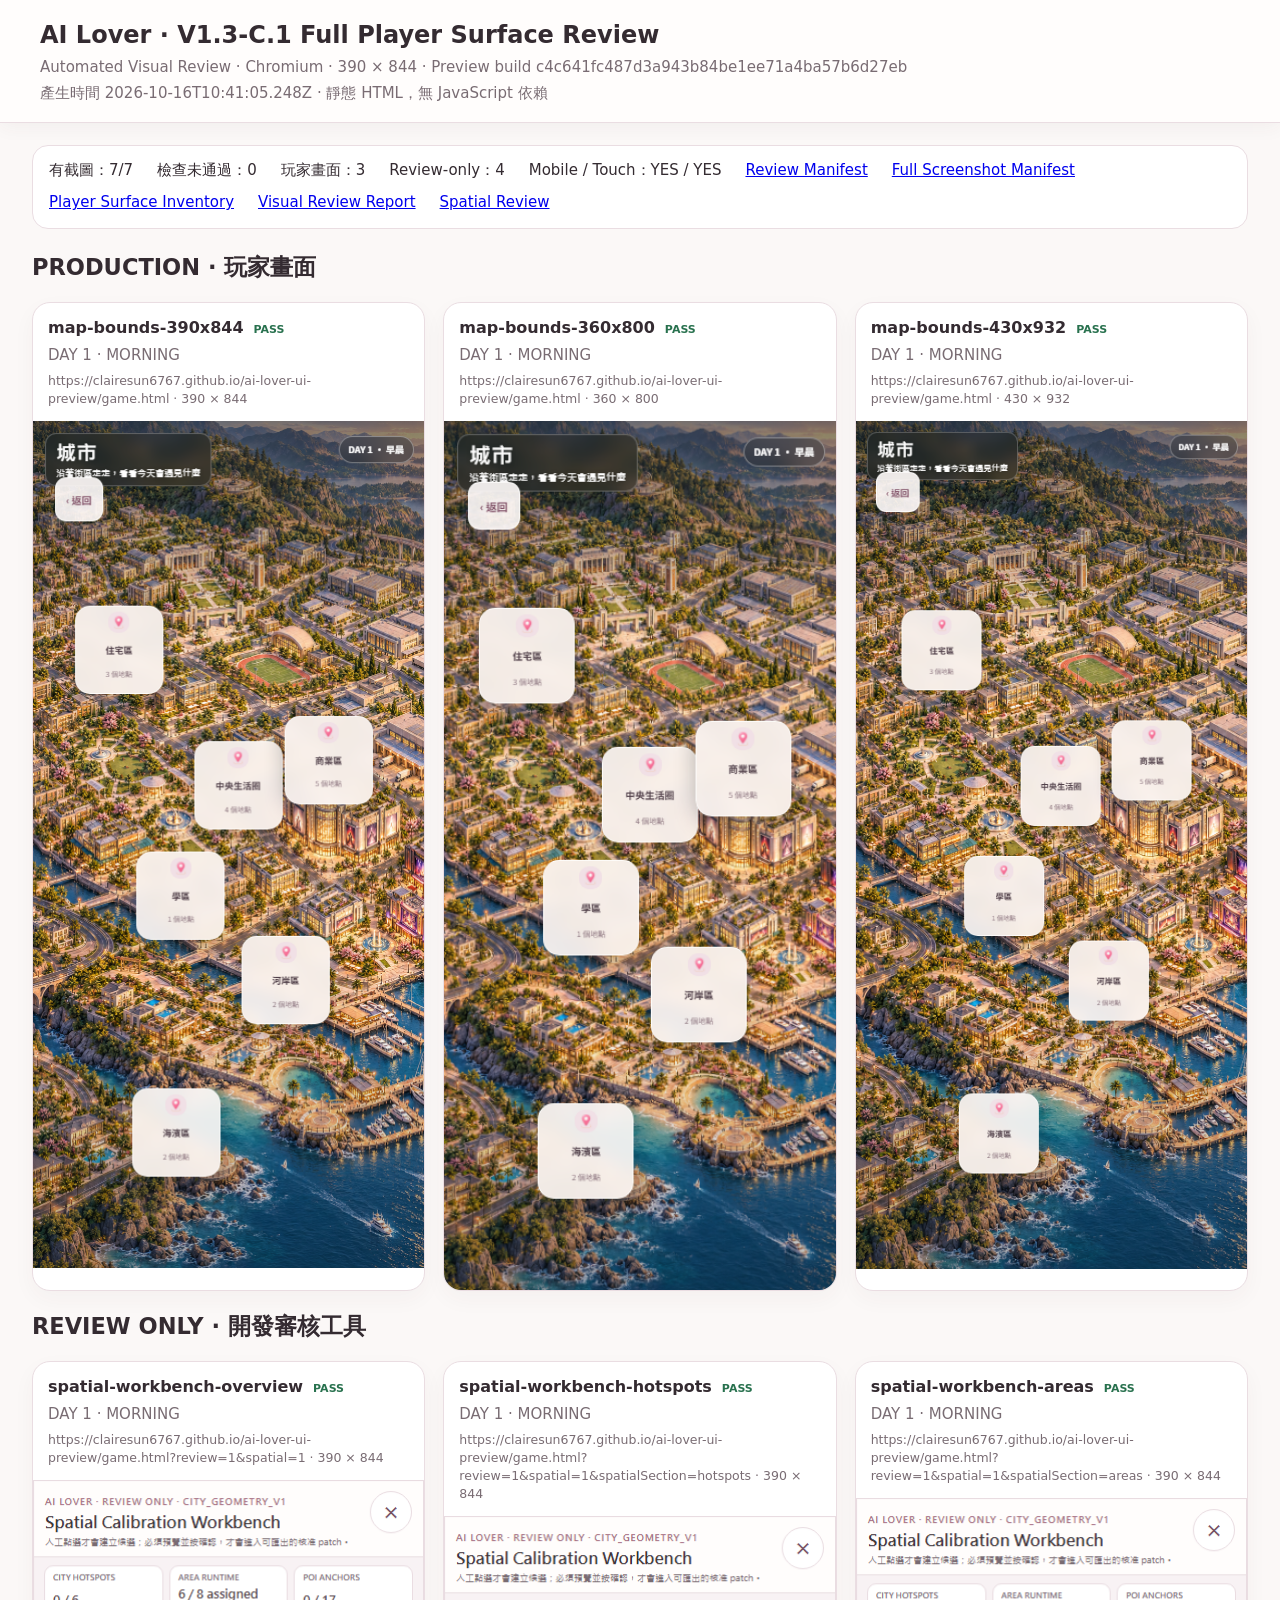
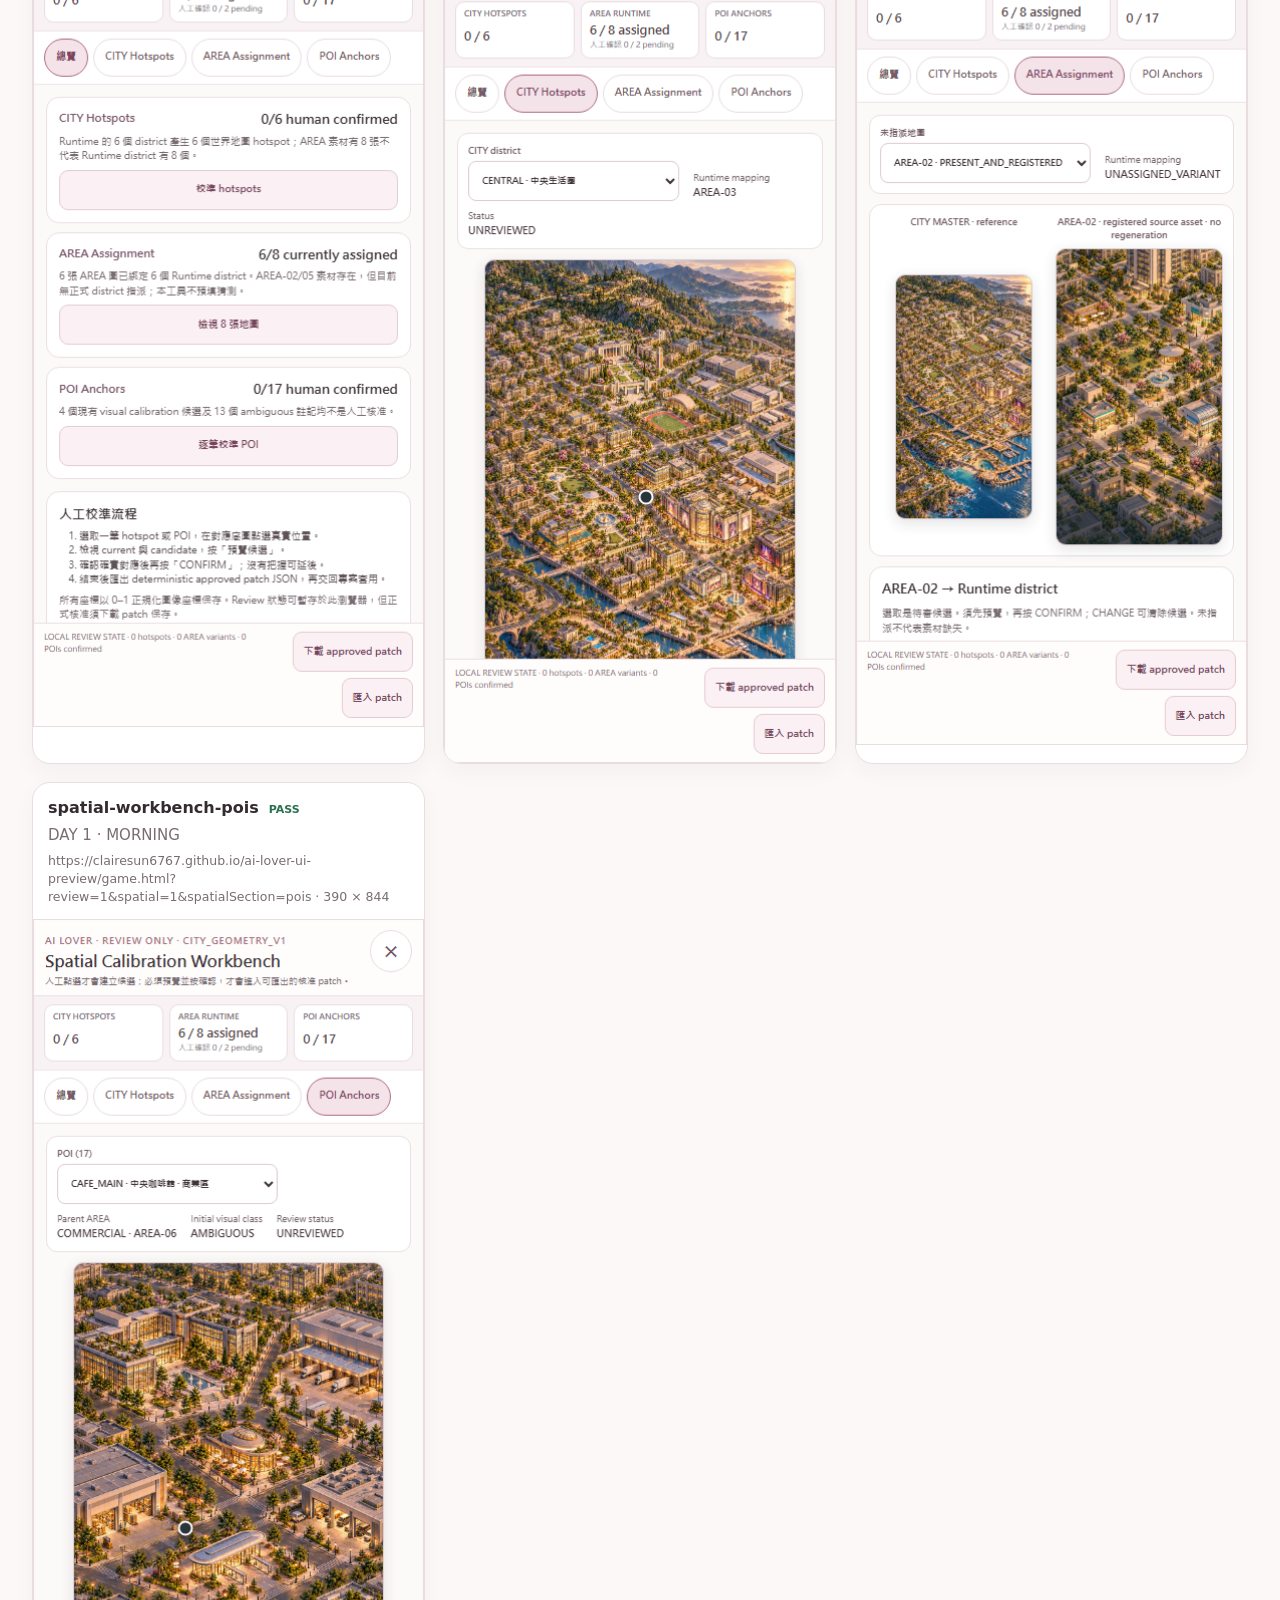
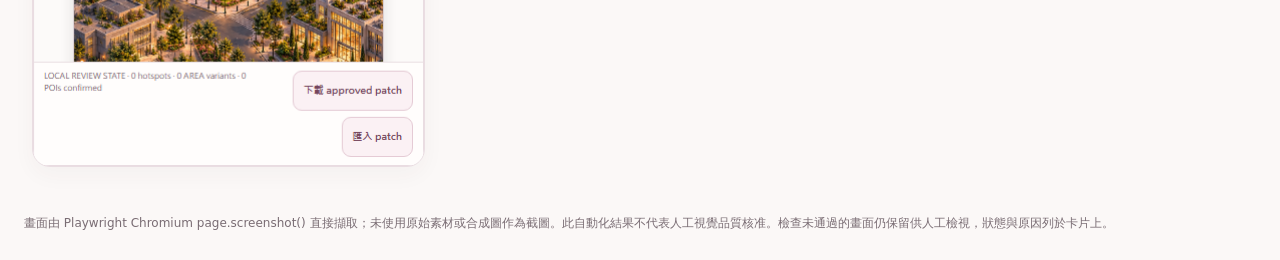
<file: review-artifacts/builds/c4c641fc487d3a943b84be1ee71a4ba57b6d27eb/index.html>
<!doctype html>
<html lang="zh-Hant"><head><meta charset="utf-8"><meta name="viewport" content="width=device-width,initial-scale=1"><meta name="generatedAt" content="2026-10-16T10:41:05.248Z"><meta name="previewCommit" content="c4c641fc487d3a943b84be1ee71a4ba57b6d27eb"><title>AI Lover · Automated Visual Review</title>
<style> :root{color-scheme:light;--ink:#342b31;--muted:#796c73;--line:#eadde2;--pink:#d788a4}*{box-sizing:border-box}body{margin:0;background:#fbf8f7;color:var(--ink);font:15px/1.45 system-ui,-apple-system,"Segoe UI",sans-serif}header{position:sticky;top:0;z-index:2;background:#fffdfc;border-bottom:1px solid var(--line);padding:18px clamp(16px,4vw,40px);box-shadow:0 4px 18px #49323a0d}header h1{margin:0;font-size:24px}header p{margin:4px 0 0;color:var(--muted)}main{max-width:1440px;margin:0 auto;padding:22px clamp(12px,3vw,32px) 48px}.summary{display:flex;flex-wrap:wrap;gap:10px 24px;margin:0 0 22px;padding:14px 16px;background:white;border:1px solid var(--line);border-radius:16px}.grid{display:grid;grid-template-columns:repeat(auto-fit,minmax(min(100%,310px),1fr));gap:18px}.card{overflow:hidden;background:white;border:1px solid var(--line);border-radius:18px;box-shadow:0 8px 22px #49323a0a}.meta{padding:13px 15px}.meta h2{display:inline-block;margin:0 10px 0 0;font-size:16px}.meta p{margin:5px 0;color:var(--muted)}.meta small{display:block;color:var(--muted);overflow-wrap:anywhere}.status{font-size:11px;font-weight:700}.pass{color:#28714e}.fail{color:#a63042}.card img{display:block;width:100%;height:auto;background:#f2edef}.failed{display:grid;min-height:160px;place-content:center;padding:18px;background:#fff1f1;color:#a63042;text-align:center;font-weight:700}.failed small{max-width:420px;color:#6e4b53;font-weight:400;overflow-wrap:anywhere}footer{max-width:1440px;margin:auto;padding:0 24px 28px;color:var(--muted);font-size:12px}</style></head>
<body><header><h1>AI Lover · V1.3-C.1 Full Player Surface Review</h1><p>Automated Visual Review · Chromium · 390 × 844 · Preview build c4c641fc487d3a943b84be1ee71a4ba57b6d27eb</p><p>產生時間 2026-10-16T10:41:05.248Z · 靜態 HTML，無 JavaScript 依賴</p></header><main><div class="summary"><span>有截圖：7/7</span><span>檢查未通過：0</span><span>玩家畫面：3</span><span>Review-only：4</span><span>Mobile / Touch：YES / YES</span><a href="./review-manifest.json?build=c4c641fc487d3a943b84be1ee71a4ba57b6d27eb">Review Manifest</a><a href="./full-player-surface-manifest.json?build=c4c641fc487d3a943b84be1ee71a4ba57b6d27eb">Full Screenshot Manifest</a><a href="./PLAYER_SURFACE_INVENTORY.json?build=c4c641fc487d3a943b84be1ee71a4ba57b6d27eb">Player Surface Inventory</a><a href="./visual-review-report.json?build=c4c641fc487d3a943b84be1ee71a4ba57b6d27eb">Visual Review Report</a><a href="./spatial-review-report.json?build=c4c641fc487d3a943b84be1ee71a4ba57b6d27eb">Spatial Review</a></div><h2>PRODUCTION · 玩家畫面</h2><section class="grid"><article class="card"><div class="meta"><h2>map-bounds-390x844</h2><span class="status pass">PASS</span><p>DAY 1 · MORNING</p><small>https://clairesun6767.github.io/ai-lover-ui-preview/game.html · 390 × 844</small></div><a href="./05-map-bounds-390x844.png?build=c4c641fc487d3a943b84be1ee71a4ba57b6d27eb"><img src="./05-map-bounds-390x844.png?build=c4c641fc487d3a943b84be1ee71a4ba57b6d27eb" width="390" height="844" loading="lazy" alt="map-bounds-390x844 渲染畫面"></a></article>
<article class="card"><div class="meta"><h2>map-bounds-360x800</h2><span class="status pass">PASS</span><p>DAY 1 · MORNING</p><small>https://clairesun6767.github.io/ai-lover-ui-preview/game.html · 360 × 800</small></div><a href="./06-map-bounds-360x800.png?build=c4c641fc487d3a943b84be1ee71a4ba57b6d27eb"><img src="./06-map-bounds-360x800.png?build=c4c641fc487d3a943b84be1ee71a4ba57b6d27eb" width="360" height="800" loading="lazy" alt="map-bounds-360x800 渲染畫面"></a></article>
<article class="card"><div class="meta"><h2>map-bounds-430x932</h2><span class="status pass">PASS</span><p>DAY 1 · MORNING</p><small>https://clairesun6767.github.io/ai-lover-ui-preview/game.html · 430 × 932</small></div><a href="./07-map-bounds-430x932.png?build=c4c641fc487d3a943b84be1ee71a4ba57b6d27eb"><img src="./07-map-bounds-430x932.png?build=c4c641fc487d3a943b84be1ee71a4ba57b6d27eb" width="430" height="932" loading="lazy" alt="map-bounds-430x932 渲染畫面"></a></article></section><h2>REVIEW ONLY · 開發審核工具</h2><section class="grid"><article class="card"><div class="meta"><h2>spatial-workbench-overview</h2><span class="status pass">PASS</span><p>DAY 1 · MORNING</p><small>https://clairesun6767.github.io/ai-lover-ui-preview/game.html?review=1&amp;spatial=1 · 390 × 844</small></div><a href="./01-spatial-workbench-overview.png?build=c4c641fc487d3a943b84be1ee71a4ba57b6d27eb"><img src="./01-spatial-workbench-overview.png?build=c4c641fc487d3a943b84be1ee71a4ba57b6d27eb" width="390" height="844" loading="lazy" alt="spatial-workbench-overview 渲染畫面"></a></article>
<article class="card"><div class="meta"><h2>spatial-workbench-hotspots</h2><span class="status pass">PASS</span><p>DAY 1 · MORNING</p><small>https://clairesun6767.github.io/ai-lover-ui-preview/game.html?review=1&amp;spatial=1&amp;spatialSection=hotspots · 390 × 844</small></div><a href="./02-spatial-workbench-hotspots.png?build=c4c641fc487d3a943b84be1ee71a4ba57b6d27eb"><img src="./02-spatial-workbench-hotspots.png?build=c4c641fc487d3a943b84be1ee71a4ba57b6d27eb" width="390" height="844" loading="lazy" alt="spatial-workbench-hotspots 渲染畫面"></a></article>
<article class="card"><div class="meta"><h2>spatial-workbench-areas</h2><span class="status pass">PASS</span><p>DAY 1 · MORNING</p><small>https://clairesun6767.github.io/ai-lover-ui-preview/game.html?review=1&amp;spatial=1&amp;spatialSection=areas · 390 × 844</small></div><a href="./03-spatial-workbench-area-assignment.png?build=c4c641fc487d3a943b84be1ee71a4ba57b6d27eb"><img src="./03-spatial-workbench-area-assignment.png?build=c4c641fc487d3a943b84be1ee71a4ba57b6d27eb" width="390" height="844" loading="lazy" alt="spatial-workbench-areas 渲染畫面"></a></article>
<article class="card"><div class="meta"><h2>spatial-workbench-pois</h2><span class="status pass">PASS</span><p>DAY 1 · MORNING</p><small>https://clairesun6767.github.io/ai-lover-ui-preview/game.html?review=1&amp;spatial=1&amp;spatialSection=pois · 390 × 844</small></div><a href="./04-spatial-workbench-poi-anchors.png?build=c4c641fc487d3a943b84be1ee71a4ba57b6d27eb"><img src="./04-spatial-workbench-poi-anchors.png?build=c4c641fc487d3a943b84be1ee71a4ba57b6d27eb" width="390" height="844" loading="lazy" alt="spatial-workbench-pois 渲染畫面"></a></article></section></main><footer>畫面由 Playwright Chromium page.screenshot() 直接擷取；未使用原始素材或合成圖作為截圖。此自動化結果不代表人工視覺品質核准。檢查未通過的畫面仍保留供人工檢視，狀態與原因列於卡片上。</footer></body></html>
</file>
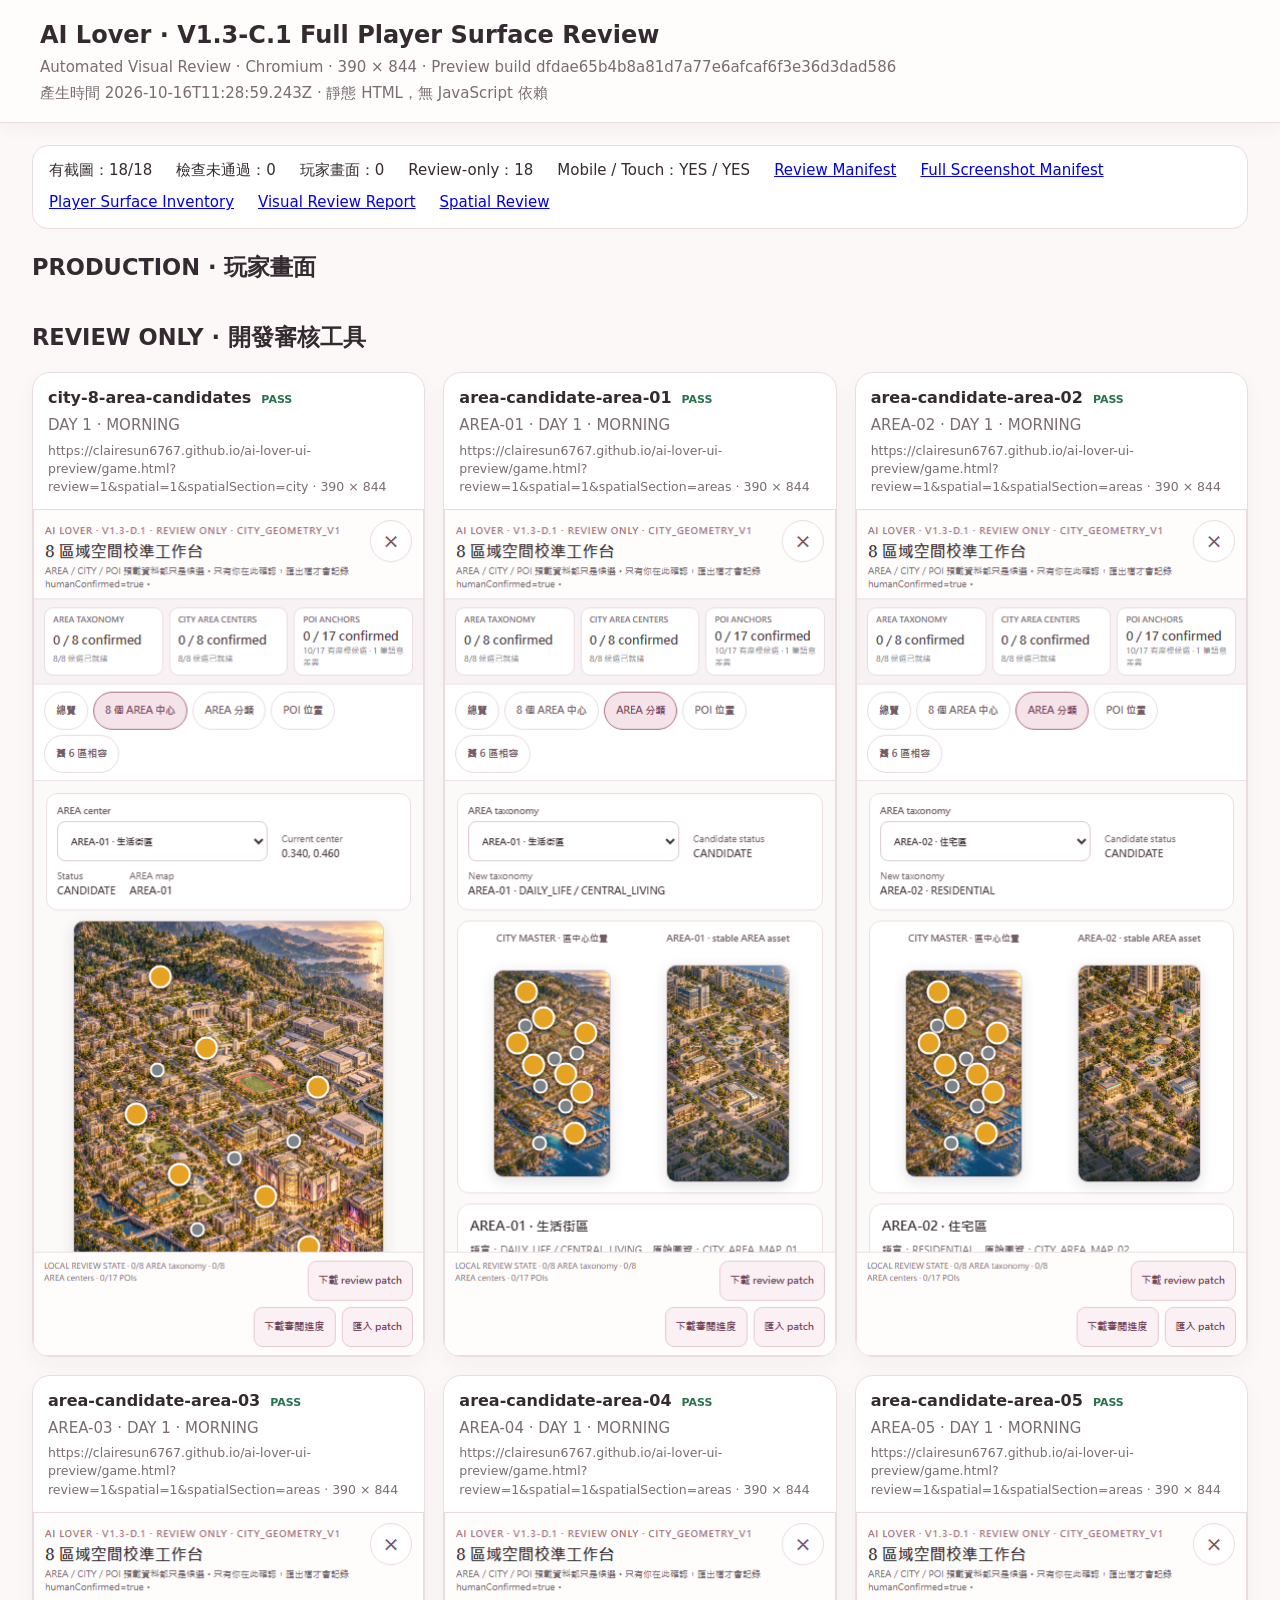
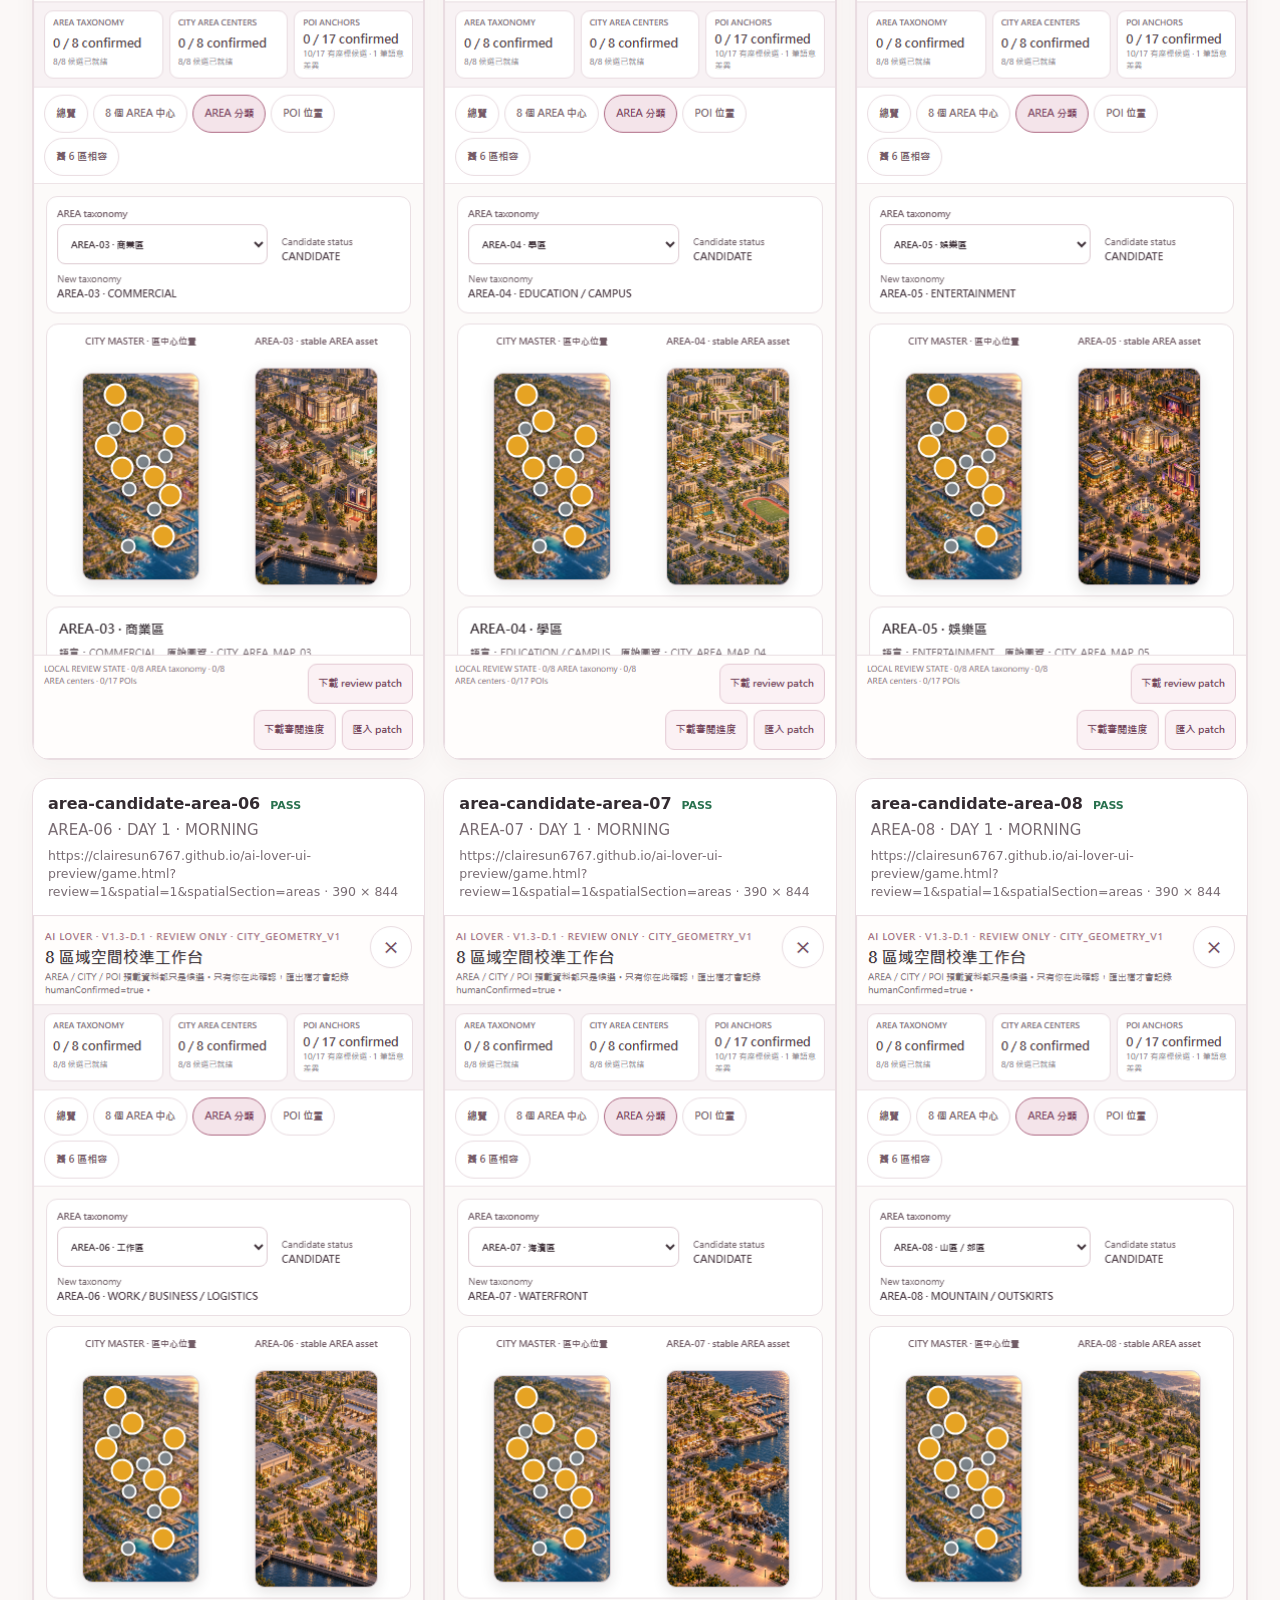
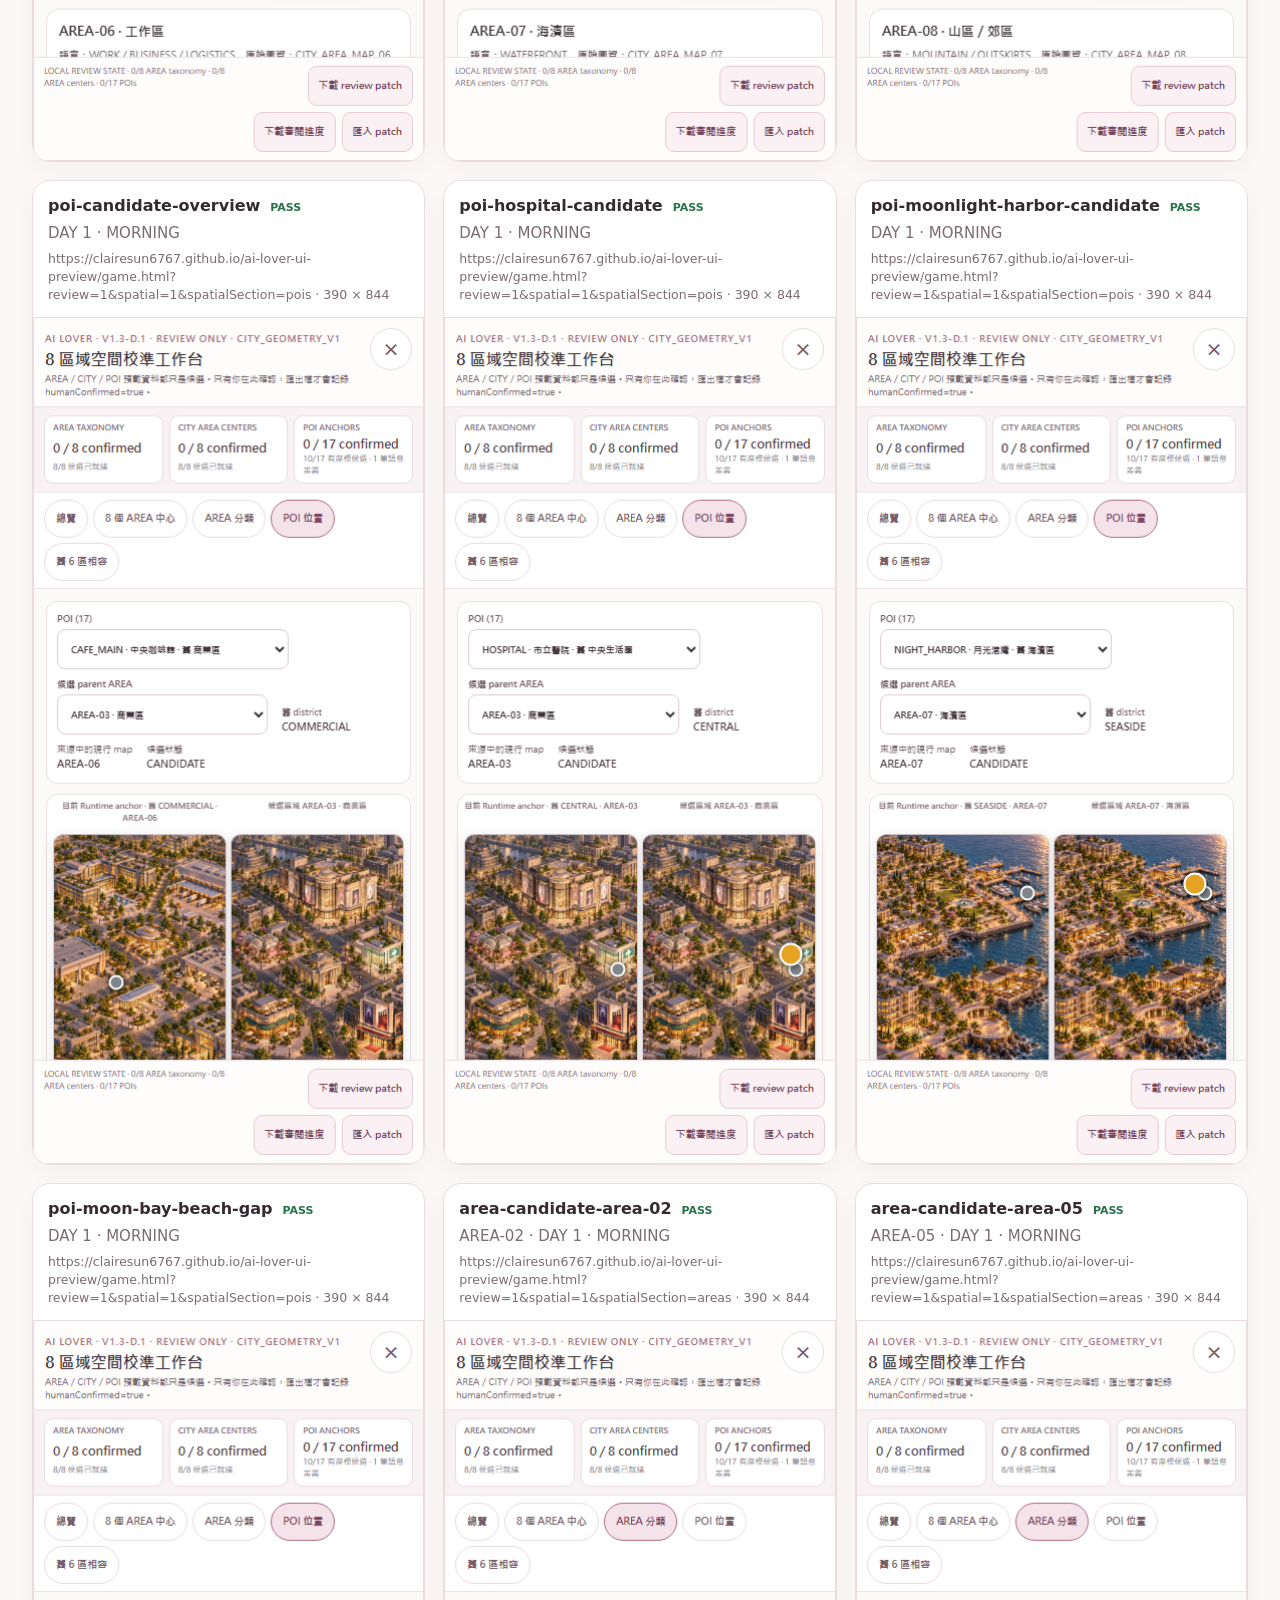
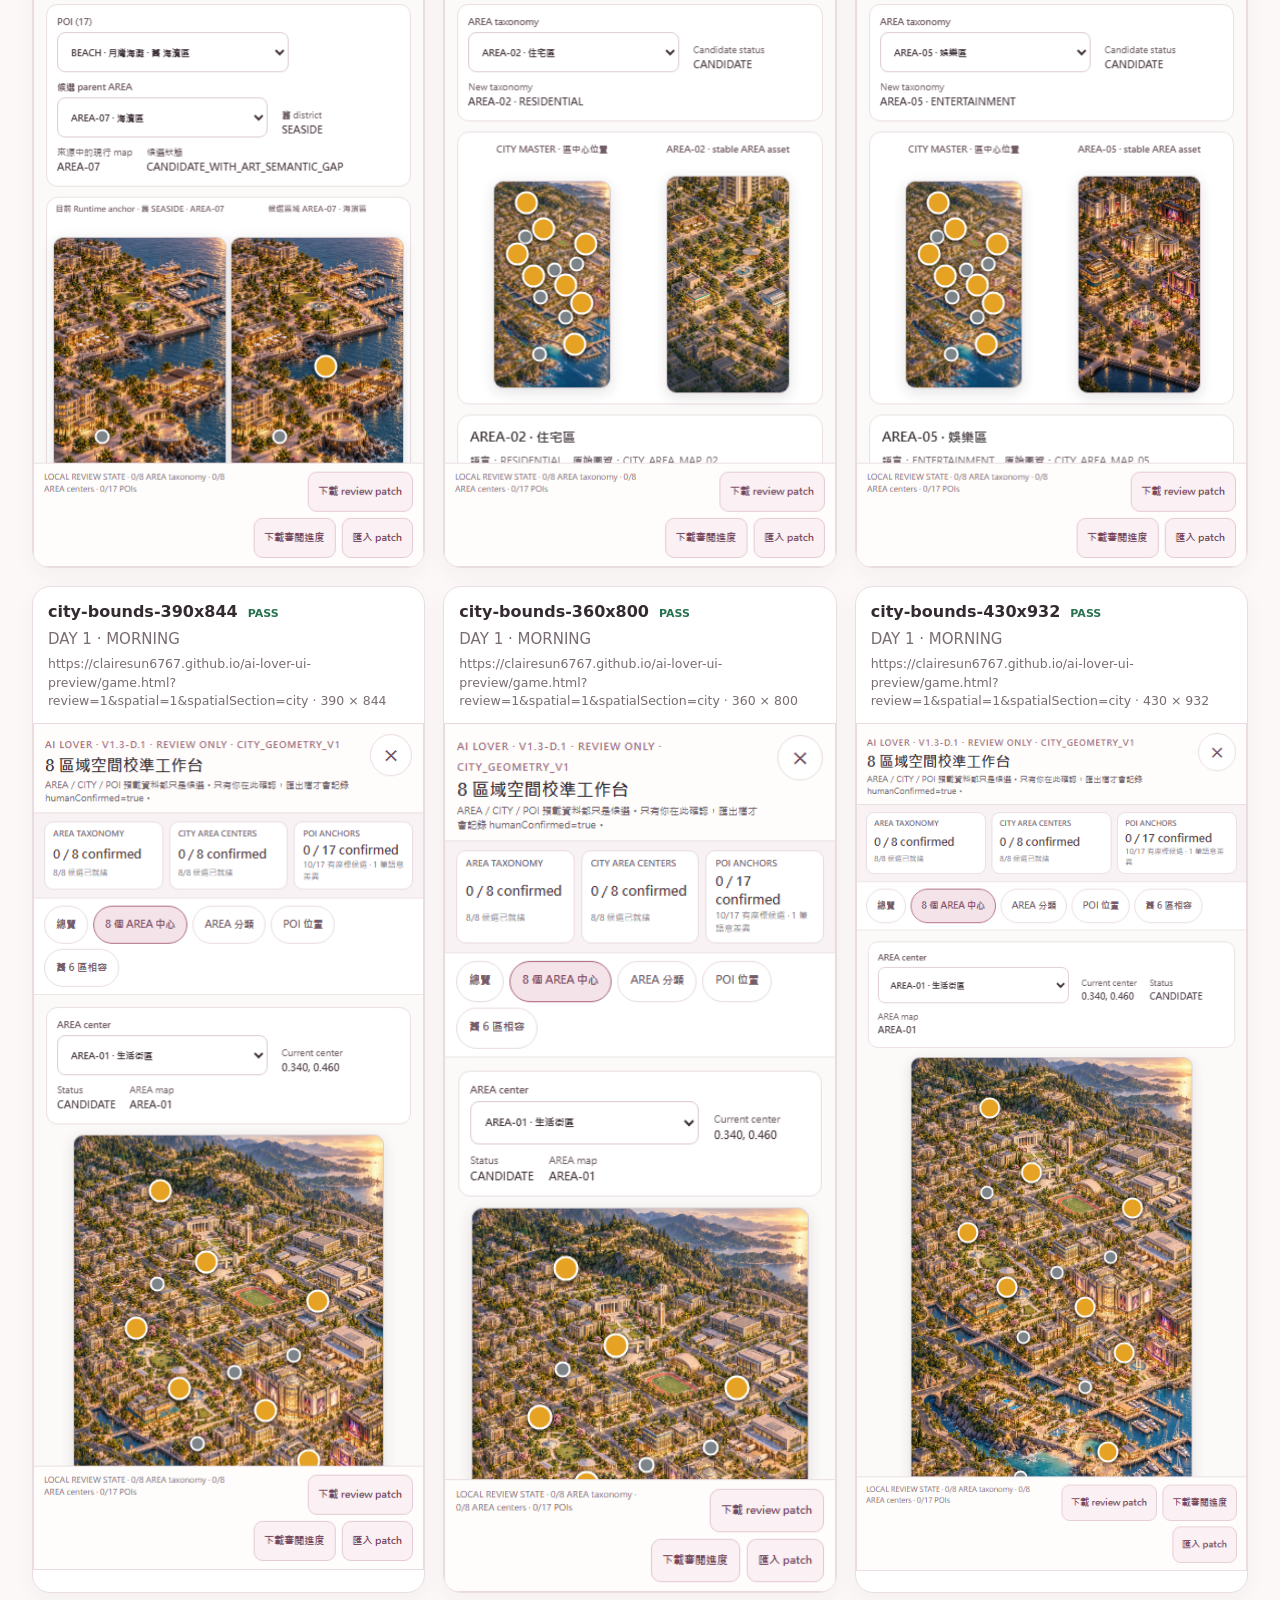
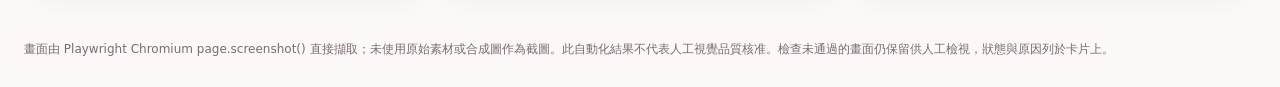
<file: review-artifacts/builds/dfdae65b4b8a81d7a77e6afcaf6f3e36d3dad586/index.html>
<!doctype html>
<html lang="zh-Hant"><head><meta charset="utf-8"><meta name="viewport" content="width=device-width,initial-scale=1"><meta name="generatedAt" content="2026-10-16T11:28:59.243Z"><meta name="previewCommit" content="dfdae65b4b8a81d7a77e6afcaf6f3e36d3dad586"><title>AI Lover · Automated Visual Review</title>
<style> :root{color-scheme:light;--ink:#342b31;--muted:#796c73;--line:#eadde2;--pink:#d788a4}*{box-sizing:border-box}body{margin:0;background:#fbf8f7;color:var(--ink);font:15px/1.45 system-ui,-apple-system,"Segoe UI",sans-serif}header{position:sticky;top:0;z-index:2;background:#fffdfc;border-bottom:1px solid var(--line);padding:18px clamp(16px,4vw,40px);box-shadow:0 4px 18px #49323a0d}header h1{margin:0;font-size:24px}header p{margin:4px 0 0;color:var(--muted)}main{max-width:1440px;margin:0 auto;padding:22px clamp(12px,3vw,32px) 48px}.summary{display:flex;flex-wrap:wrap;gap:10px 24px;margin:0 0 22px;padding:14px 16px;background:white;border:1px solid var(--line);border-radius:16px}.grid{display:grid;grid-template-columns:repeat(auto-fit,minmax(min(100%,310px),1fr));gap:18px}.card{overflow:hidden;background:white;border:1px solid var(--line);border-radius:18px;box-shadow:0 8px 22px #49323a0a}.meta{padding:13px 15px}.meta h2{display:inline-block;margin:0 10px 0 0;font-size:16px}.meta p{margin:5px 0;color:var(--muted)}.meta small{display:block;color:var(--muted);overflow-wrap:anywhere}.status{font-size:11px;font-weight:700}.pass{color:#28714e}.fail{color:#a63042}.card img{display:block;width:100%;height:auto;background:#f2edef}.failed{display:grid;min-height:160px;place-content:center;padding:18px;background:#fff1f1;color:#a63042;text-align:center;font-weight:700}.failed small{max-width:420px;color:#6e4b53;font-weight:400;overflow-wrap:anywhere}footer{max-width:1440px;margin:auto;padding:0 24px 28px;color:var(--muted);font-size:12px}</style></head>
<body><header><h1>AI Lover · V1.3-C.1 Full Player Surface Review</h1><p>Automated Visual Review · Chromium · 390 × 844 · Preview build dfdae65b4b8a81d7a77e6afcaf6f3e36d3dad586</p><p>產生時間 2026-10-16T11:28:59.243Z · 靜態 HTML，無 JavaScript 依賴</p></header><main><div class="summary"><span>有截圖：18/18</span><span>檢查未通過：0</span><span>玩家畫面：0</span><span>Review-only：18</span><span>Mobile / Touch：YES / YES</span><a href="./review-manifest.json?build=dfdae65b4b8a81d7a77e6afcaf6f3e36d3dad586">Review Manifest</a><a href="./full-player-surface-manifest.json?build=dfdae65b4b8a81d7a77e6afcaf6f3e36d3dad586">Full Screenshot Manifest</a><a href="./PLAYER_SURFACE_INVENTORY.json?build=dfdae65b4b8a81d7a77e6afcaf6f3e36d3dad586">Player Surface Inventory</a><a href="./visual-review-report.json?build=dfdae65b4b8a81d7a77e6afcaf6f3e36d3dad586">Visual Review Report</a><a href="./spatial-review-report.json?build=dfdae65b4b8a81d7a77e6afcaf6f3e36d3dad586">Spatial Review</a></div><h2>PRODUCTION · 玩家畫面</h2><section class="grid"></section><h2>REVIEW ONLY · 開發審核工具</h2><section class="grid"><article class="card"><div class="meta"><h2>city-8-area-candidates</h2><span class="status pass">PASS</span><p>DAY 1 · MORNING</p><small>https://clairesun6767.github.io/ai-lover-ui-preview/game.html?review=1&amp;spatial=1&amp;spatialSection=city · 390 × 844</small></div><a href="./01-city-8-area-overview.png?build=dfdae65b4b8a81d7a77e6afcaf6f3e36d3dad586"><img src="./01-city-8-area-overview.png?build=dfdae65b4b8a81d7a77e6afcaf6f3e36d3dad586" width="390" height="844" loading="lazy" alt="city-8-area-candidates 渲染畫面"></a></article>
<article class="card"><div class="meta"><h2>area-candidate-area-01</h2><span class="status pass">PASS</span><p>AREA-01 · DAY 1 · MORNING</p><small>https://clairesun6767.github.io/ai-lover-ui-preview/game.html?review=1&amp;spatial=1&amp;spatialSection=areas · 390 × 844</small></div><a href="./02-area-01.png?build=dfdae65b4b8a81d7a77e6afcaf6f3e36d3dad586"><img src="./02-area-01.png?build=dfdae65b4b8a81d7a77e6afcaf6f3e36d3dad586" width="390" height="844" loading="lazy" alt="area-candidate-area-01 渲染畫面"></a></article>
<article class="card"><div class="meta"><h2>area-candidate-area-02</h2><span class="status pass">PASS</span><p>AREA-02 · DAY 1 · MORNING</p><small>https://clairesun6767.github.io/ai-lover-ui-preview/game.html?review=1&amp;spatial=1&amp;spatialSection=areas · 390 × 844</small></div><a href="./03-area-02.png?build=dfdae65b4b8a81d7a77e6afcaf6f3e36d3dad586"><img src="./03-area-02.png?build=dfdae65b4b8a81d7a77e6afcaf6f3e36d3dad586" width="390" height="844" loading="lazy" alt="area-candidate-area-02 渲染畫面"></a></article>
<article class="card"><div class="meta"><h2>area-candidate-area-03</h2><span class="status pass">PASS</span><p>AREA-03 · DAY 1 · MORNING</p><small>https://clairesun6767.github.io/ai-lover-ui-preview/game.html?review=1&amp;spatial=1&amp;spatialSection=areas · 390 × 844</small></div><a href="./04-area-03.png?build=dfdae65b4b8a81d7a77e6afcaf6f3e36d3dad586"><img src="./04-area-03.png?build=dfdae65b4b8a81d7a77e6afcaf6f3e36d3dad586" width="390" height="844" loading="lazy" alt="area-candidate-area-03 渲染畫面"></a></article>
<article class="card"><div class="meta"><h2>area-candidate-area-04</h2><span class="status pass">PASS</span><p>AREA-04 · DAY 1 · MORNING</p><small>https://clairesun6767.github.io/ai-lover-ui-preview/game.html?review=1&amp;spatial=1&amp;spatialSection=areas · 390 × 844</small></div><a href="./05-area-04.png?build=dfdae65b4b8a81d7a77e6afcaf6f3e36d3dad586"><img src="./05-area-04.png?build=dfdae65b4b8a81d7a77e6afcaf6f3e36d3dad586" width="390" height="844" loading="lazy" alt="area-candidate-area-04 渲染畫面"></a></article>
<article class="card"><div class="meta"><h2>area-candidate-area-05</h2><span class="status pass">PASS</span><p>AREA-05 · DAY 1 · MORNING</p><small>https://clairesun6767.github.io/ai-lover-ui-preview/game.html?review=1&amp;spatial=1&amp;spatialSection=areas · 390 × 844</small></div><a href="./06-area-05.png?build=dfdae65b4b8a81d7a77e6afcaf6f3e36d3dad586"><img src="./06-area-05.png?build=dfdae65b4b8a81d7a77e6afcaf6f3e36d3dad586" width="390" height="844" loading="lazy" alt="area-candidate-area-05 渲染畫面"></a></article>
<article class="card"><div class="meta"><h2>area-candidate-area-06</h2><span class="status pass">PASS</span><p>AREA-06 · DAY 1 · MORNING</p><small>https://clairesun6767.github.io/ai-lover-ui-preview/game.html?review=1&amp;spatial=1&amp;spatialSection=areas · 390 × 844</small></div><a href="./07-area-06.png?build=dfdae65b4b8a81d7a77e6afcaf6f3e36d3dad586"><img src="./07-area-06.png?build=dfdae65b4b8a81d7a77e6afcaf6f3e36d3dad586" width="390" height="844" loading="lazy" alt="area-candidate-area-06 渲染畫面"></a></article>
<article class="card"><div class="meta"><h2>area-candidate-area-07</h2><span class="status pass">PASS</span><p>AREA-07 · DAY 1 · MORNING</p><small>https://clairesun6767.github.io/ai-lover-ui-preview/game.html?review=1&amp;spatial=1&amp;spatialSection=areas · 390 × 844</small></div><a href="./08-area-07.png?build=dfdae65b4b8a81d7a77e6afcaf6f3e36d3dad586"><img src="./08-area-07.png?build=dfdae65b4b8a81d7a77e6afcaf6f3e36d3dad586" width="390" height="844" loading="lazy" alt="area-candidate-area-07 渲染畫面"></a></article>
<article class="card"><div class="meta"><h2>area-candidate-area-08</h2><span class="status pass">PASS</span><p>AREA-08 · DAY 1 · MORNING</p><small>https://clairesun6767.github.io/ai-lover-ui-preview/game.html?review=1&amp;spatial=1&amp;spatialSection=areas · 390 × 844</small></div><a href="./09-area-08.png?build=dfdae65b4b8a81d7a77e6afcaf6f3e36d3dad586"><img src="./09-area-08.png?build=dfdae65b4b8a81d7a77e6afcaf6f3e36d3dad586" width="390" height="844" loading="lazy" alt="area-candidate-area-08 渲染畫面"></a></article>
<article class="card"><div class="meta"><h2>poi-candidate-overview</h2><span class="status pass">PASS</span><p>DAY 1 · MORNING</p><small>https://clairesun6767.github.io/ai-lover-ui-preview/game.html?review=1&amp;spatial=1&amp;spatialSection=pois · 390 × 844</small></div><a href="./10-poi-candidate-overview.png?build=dfdae65b4b8a81d7a77e6afcaf6f3e36d3dad586"><img src="./10-poi-candidate-overview.png?build=dfdae65b4b8a81d7a77e6afcaf6f3e36d3dad586" width="390" height="844" loading="lazy" alt="poi-candidate-overview 渲染畫面"></a></article>
<article class="card"><div class="meta"><h2>poi-hospital-candidate</h2><span class="status pass">PASS</span><p>DAY 1 · MORNING</p><small>https://clairesun6767.github.io/ai-lover-ui-preview/game.html?review=1&amp;spatial=1&amp;spatialSection=pois · 390 × 844</small></div><a href="./11-poi-hospital-candidate.png?build=dfdae65b4b8a81d7a77e6afcaf6f3e36d3dad586"><img src="./11-poi-hospital-candidate.png?build=dfdae65b4b8a81d7a77e6afcaf6f3e36d3dad586" width="390" height="844" loading="lazy" alt="poi-hospital-candidate 渲染畫面"></a></article>
<article class="card"><div class="meta"><h2>poi-moonlight-harbor-candidate</h2><span class="status pass">PASS</span><p>DAY 1 · MORNING</p><small>https://clairesun6767.github.io/ai-lover-ui-preview/game.html?review=1&amp;spatial=1&amp;spatialSection=pois · 390 × 844</small></div><a href="./12-poi-moonlight-harbor-candidate.png?build=dfdae65b4b8a81d7a77e6afcaf6f3e36d3dad586"><img src="./12-poi-moonlight-harbor-candidate.png?build=dfdae65b4b8a81d7a77e6afcaf6f3e36d3dad586" width="390" height="844" loading="lazy" alt="poi-moonlight-harbor-candidate 渲染畫面"></a></article>
<article class="card"><div class="meta"><h2>poi-moon-bay-beach-gap</h2><span class="status pass">PASS</span><p>DAY 1 · MORNING</p><small>https://clairesun6767.github.io/ai-lover-ui-preview/game.html?review=1&amp;spatial=1&amp;spatialSection=pois · 390 × 844</small></div><a href="./13-poi-moon-bay-beach-semantic-gap.png?build=dfdae65b4b8a81d7a77e6afcaf6f3e36d3dad586"><img src="./13-poi-moon-bay-beach-semantic-gap.png?build=dfdae65b4b8a81d7a77e6afcaf6f3e36d3dad586" width="390" height="844" loading="lazy" alt="poi-moon-bay-beach-gap 渲染畫面"></a></article>
<article class="card"><div class="meta"><h2>area-candidate-area-02</h2><span class="status pass">PASS</span><p>AREA-02 · DAY 1 · MORNING</p><small>https://clairesun6767.github.io/ai-lover-ui-preview/game.html?review=1&amp;spatial=1&amp;spatialSection=areas · 390 × 844</small></div><a href="./14-area-02-assignment.png?build=dfdae65b4b8a81d7a77e6afcaf6f3e36d3dad586"><img src="./14-area-02-assignment.png?build=dfdae65b4b8a81d7a77e6afcaf6f3e36d3dad586" width="390" height="844" loading="lazy" alt="area-candidate-area-02 渲染畫面"></a></article>
<article class="card"><div class="meta"><h2>area-candidate-area-05</h2><span class="status pass">PASS</span><p>AREA-05 · DAY 1 · MORNING</p><small>https://clairesun6767.github.io/ai-lover-ui-preview/game.html?review=1&amp;spatial=1&amp;spatialSection=areas · 390 × 844</small></div><a href="./15-area-05-assignment.png?build=dfdae65b4b8a81d7a77e6afcaf6f3e36d3dad586"><img src="./15-area-05-assignment.png?build=dfdae65b4b8a81d7a77e6afcaf6f3e36d3dad586" width="390" height="844" loading="lazy" alt="area-candidate-area-05 渲染畫面"></a></article>
<article class="card"><div class="meta"><h2>city-bounds-390x844</h2><span class="status pass">PASS</span><p>DAY 1 · MORNING</p><small>https://clairesun6767.github.io/ai-lover-ui-preview/game.html?review=1&amp;spatial=1&amp;spatialSection=city · 390 × 844</small></div><a href="./16-city-bounds-390x844.png?build=dfdae65b4b8a81d7a77e6afcaf6f3e36d3dad586"><img src="./16-city-bounds-390x844.png?build=dfdae65b4b8a81d7a77e6afcaf6f3e36d3dad586" width="390" height="844" loading="lazy" alt="city-bounds-390x844 渲染畫面"></a></article>
<article class="card"><div class="meta"><h2>city-bounds-360x800</h2><span class="status pass">PASS</span><p>DAY 1 · MORNING</p><small>https://clairesun6767.github.io/ai-lover-ui-preview/game.html?review=1&amp;spatial=1&amp;spatialSection=city · 360 × 800</small></div><a href="./17-city-bounds-360x800.png?build=dfdae65b4b8a81d7a77e6afcaf6f3e36d3dad586"><img src="./17-city-bounds-360x800.png?build=dfdae65b4b8a81d7a77e6afcaf6f3e36d3dad586" width="360" height="800" loading="lazy" alt="city-bounds-360x800 渲染畫面"></a></article>
<article class="card"><div class="meta"><h2>city-bounds-430x932</h2><span class="status pass">PASS</span><p>DAY 1 · MORNING</p><small>https://clairesun6767.github.io/ai-lover-ui-preview/game.html?review=1&amp;spatial=1&amp;spatialSection=city · 430 × 932</small></div><a href="./18-city-bounds-430x932.png?build=dfdae65b4b8a81d7a77e6afcaf6f3e36d3dad586"><img src="./18-city-bounds-430x932.png?build=dfdae65b4b8a81d7a77e6afcaf6f3e36d3dad586" width="430" height="932" loading="lazy" alt="city-bounds-430x932 渲染畫面"></a></article></section></main><footer>畫面由 Playwright Chromium page.screenshot() 直接擷取；未使用原始素材或合成圖作為截圖。此自動化結果不代表人工視覺品質核准。檢查未通過的畫面仍保留供人工檢視，狀態與原因列於卡片上。</footer></body></html>
</file>
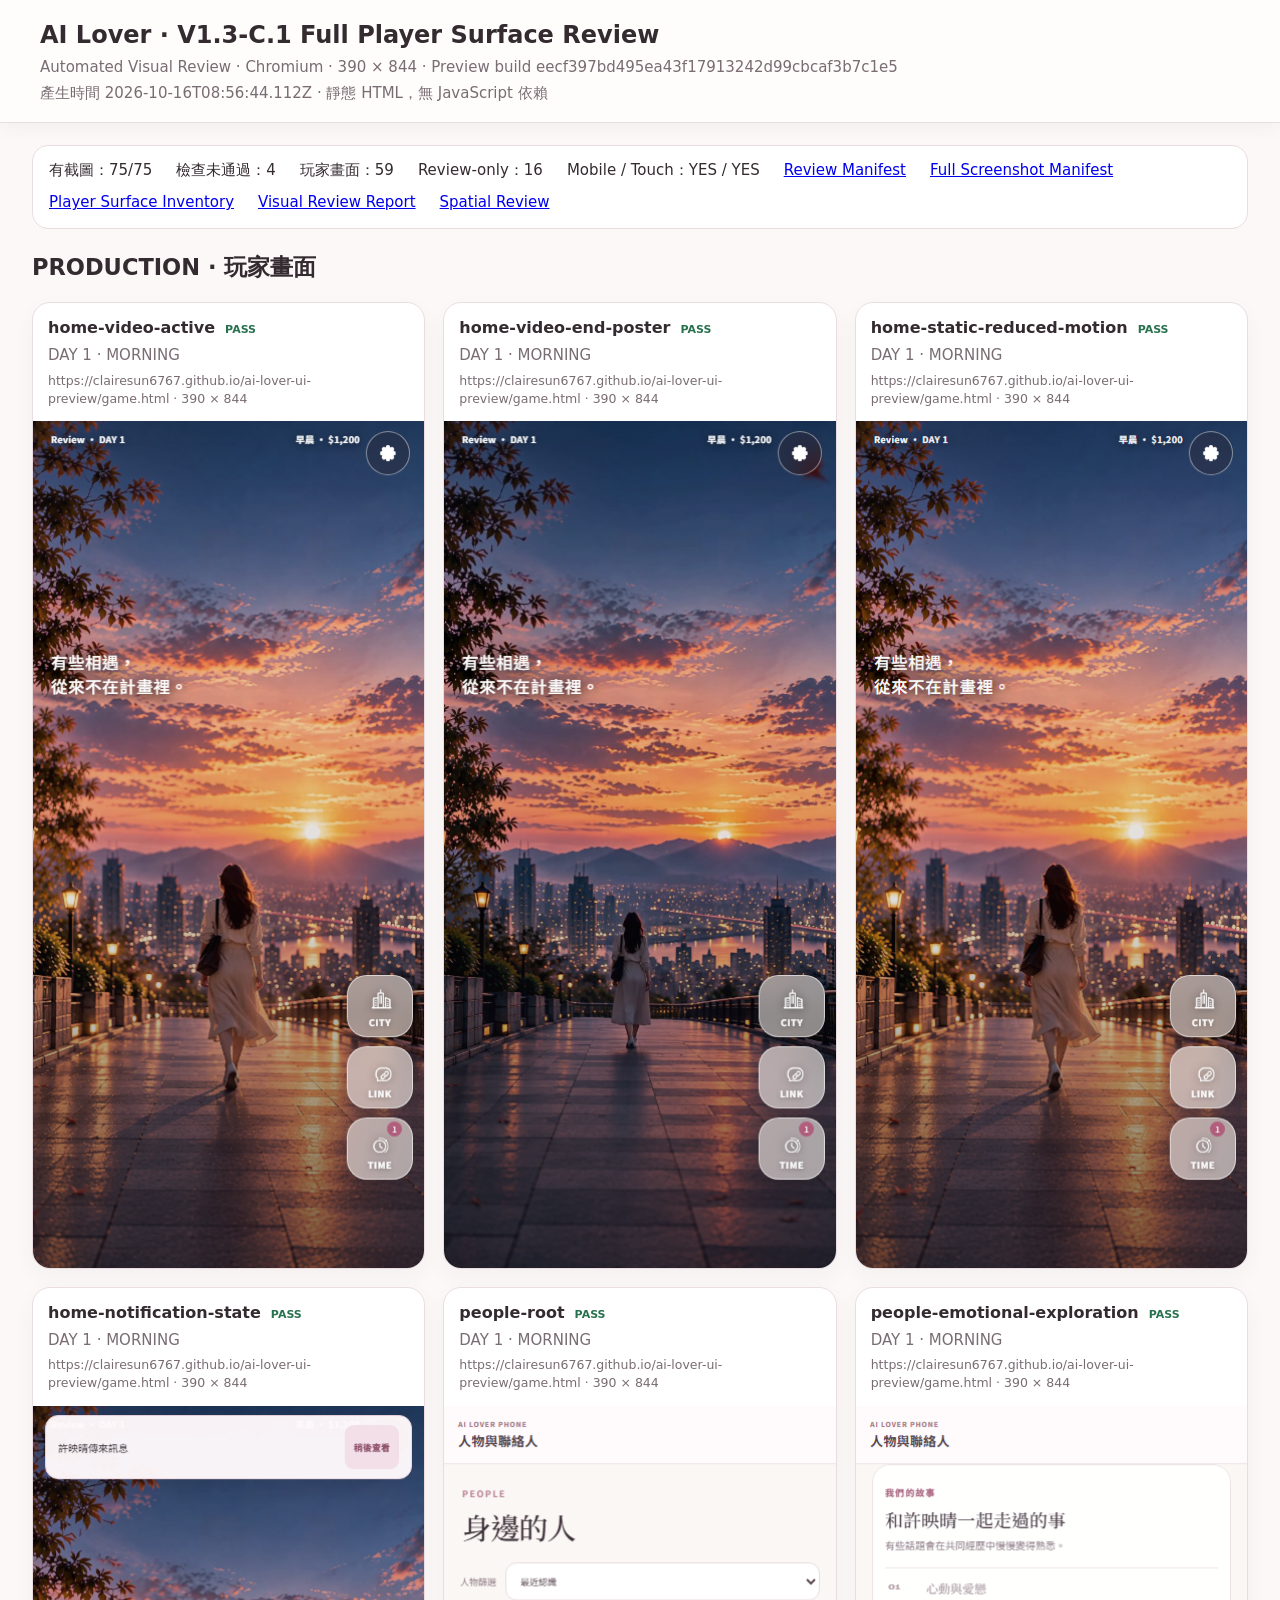
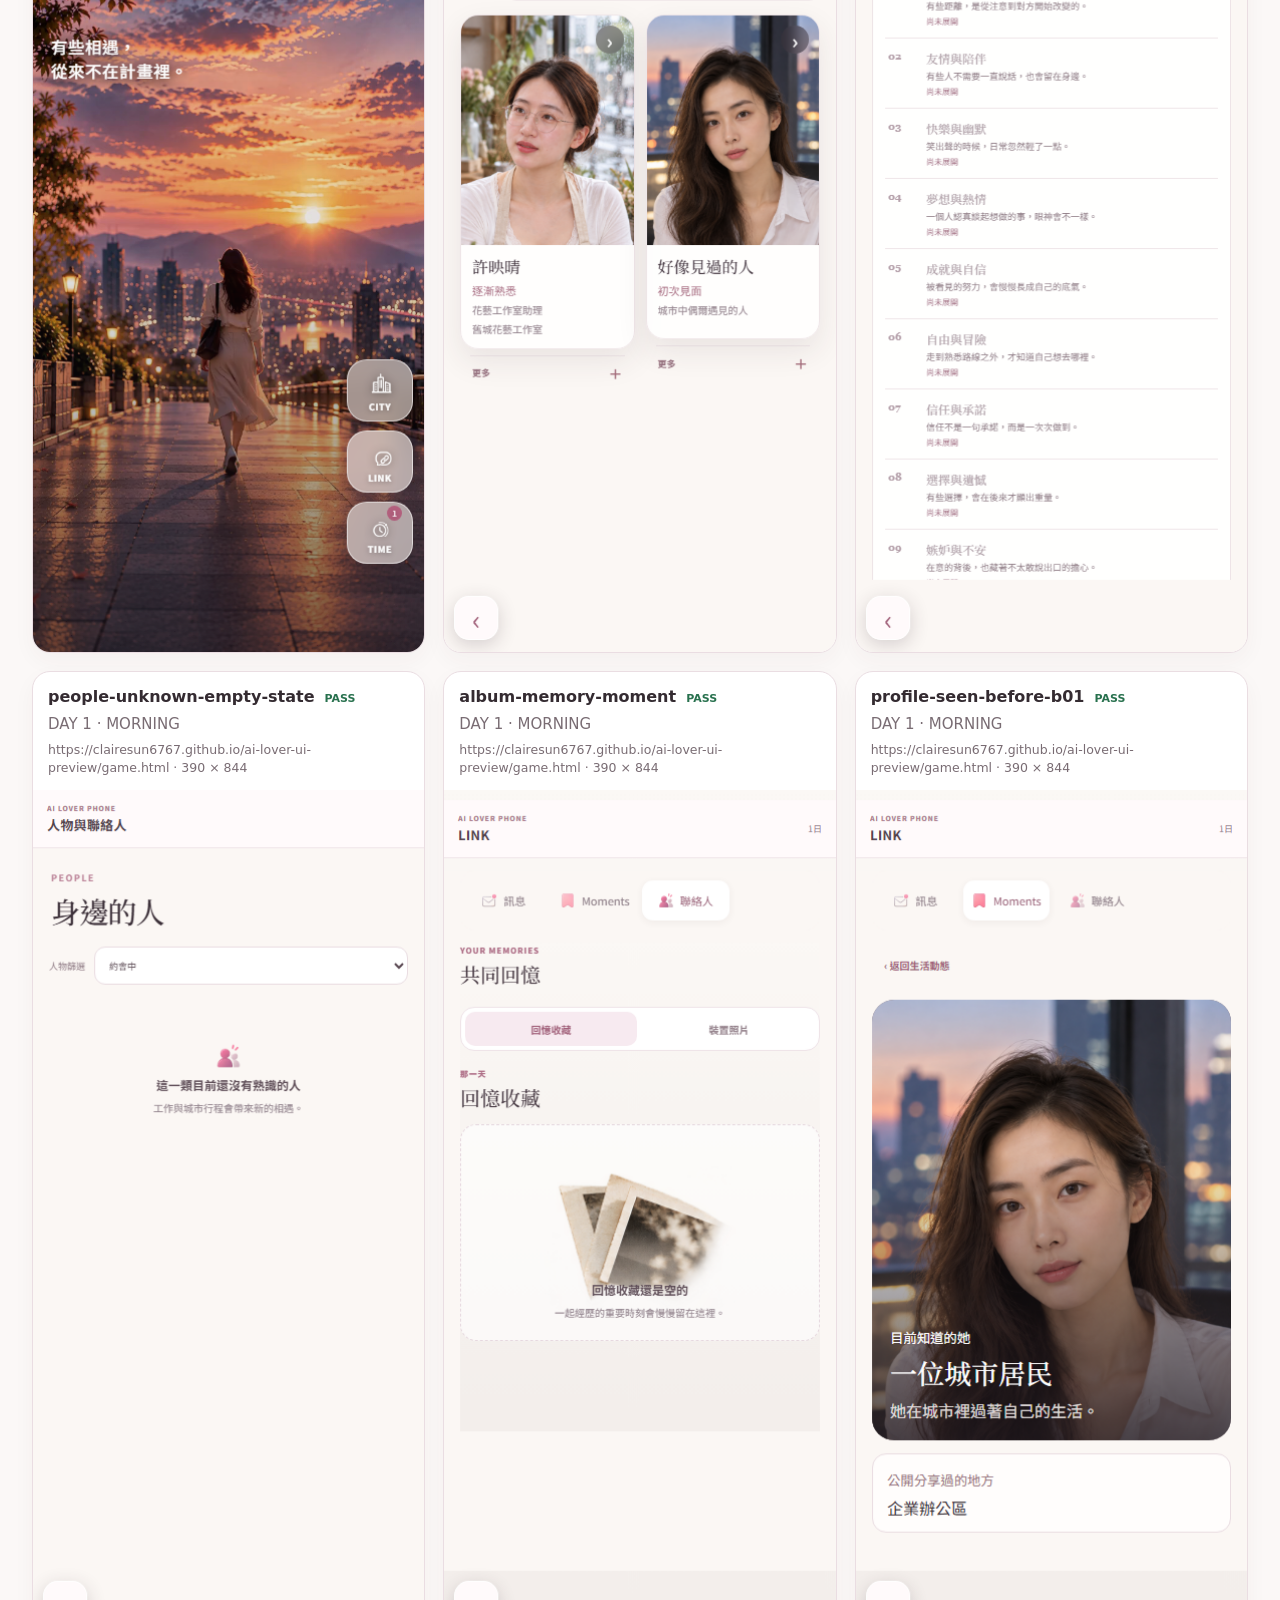
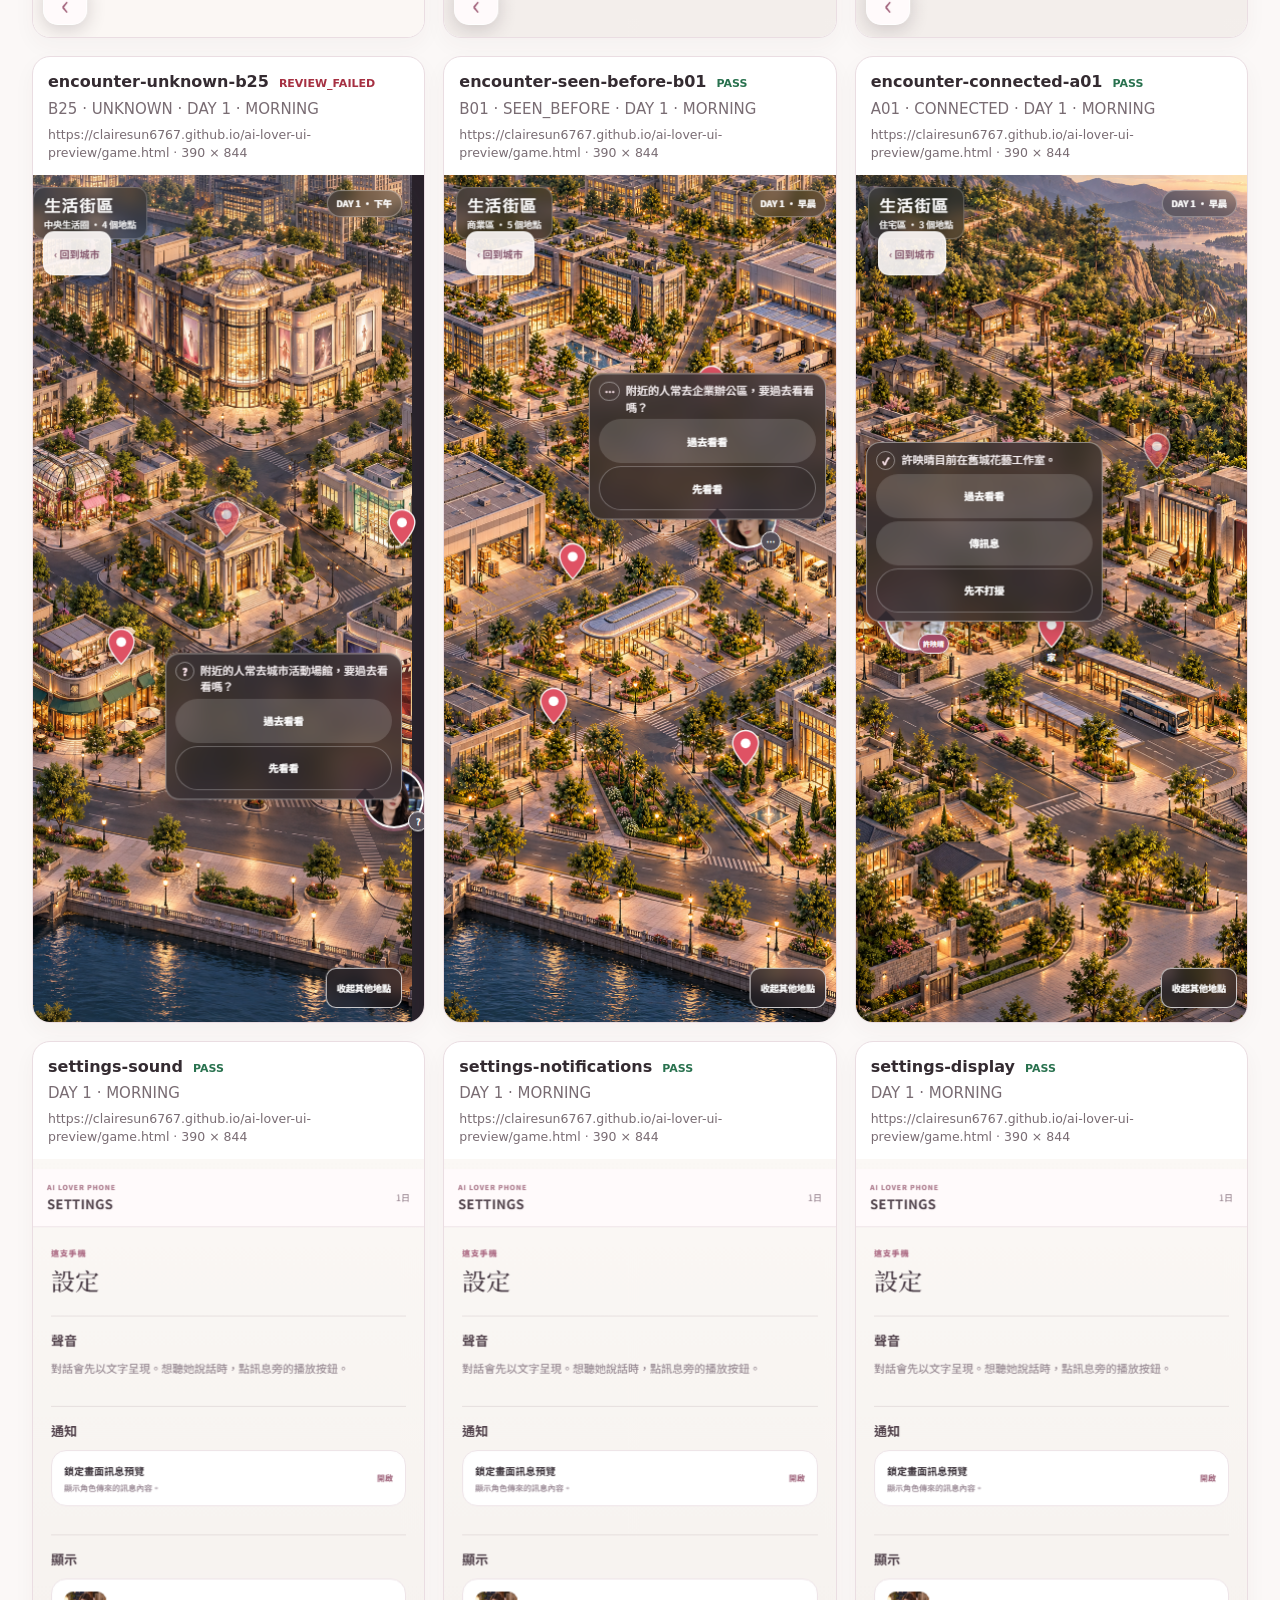
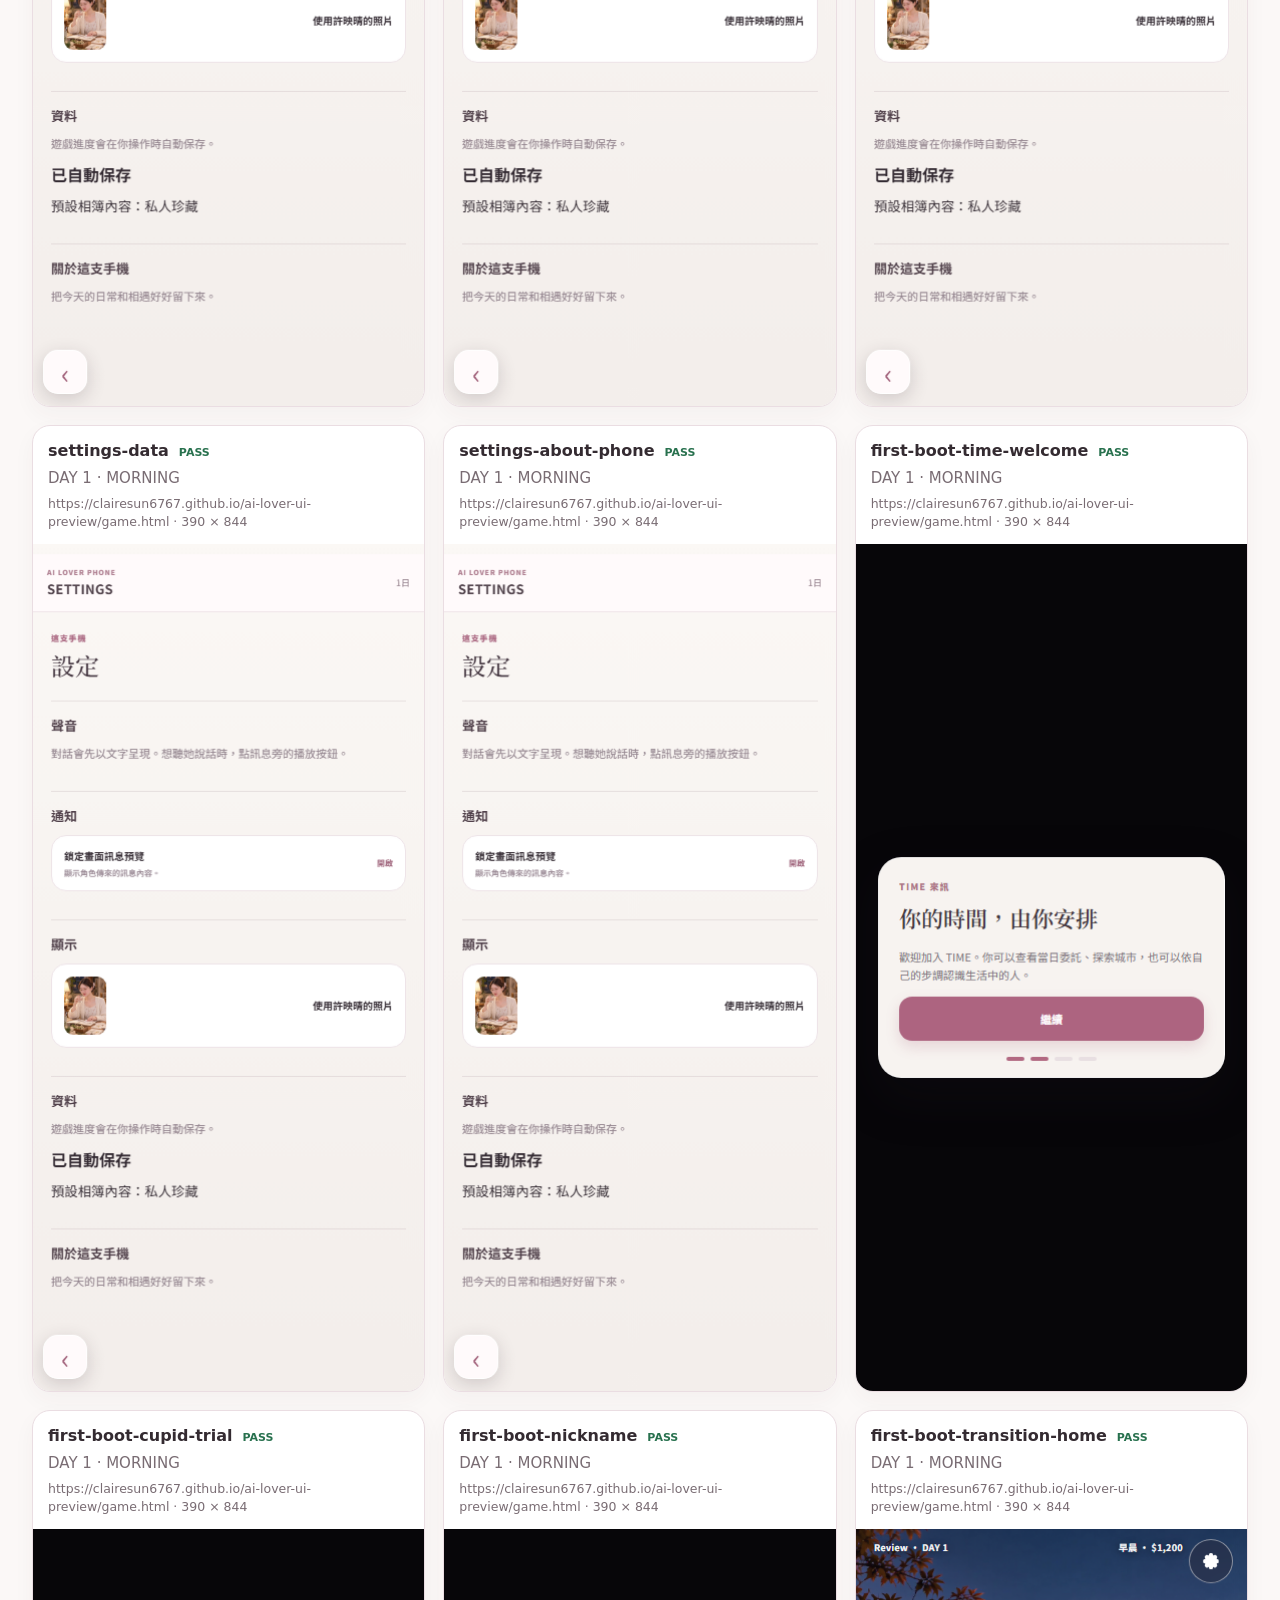
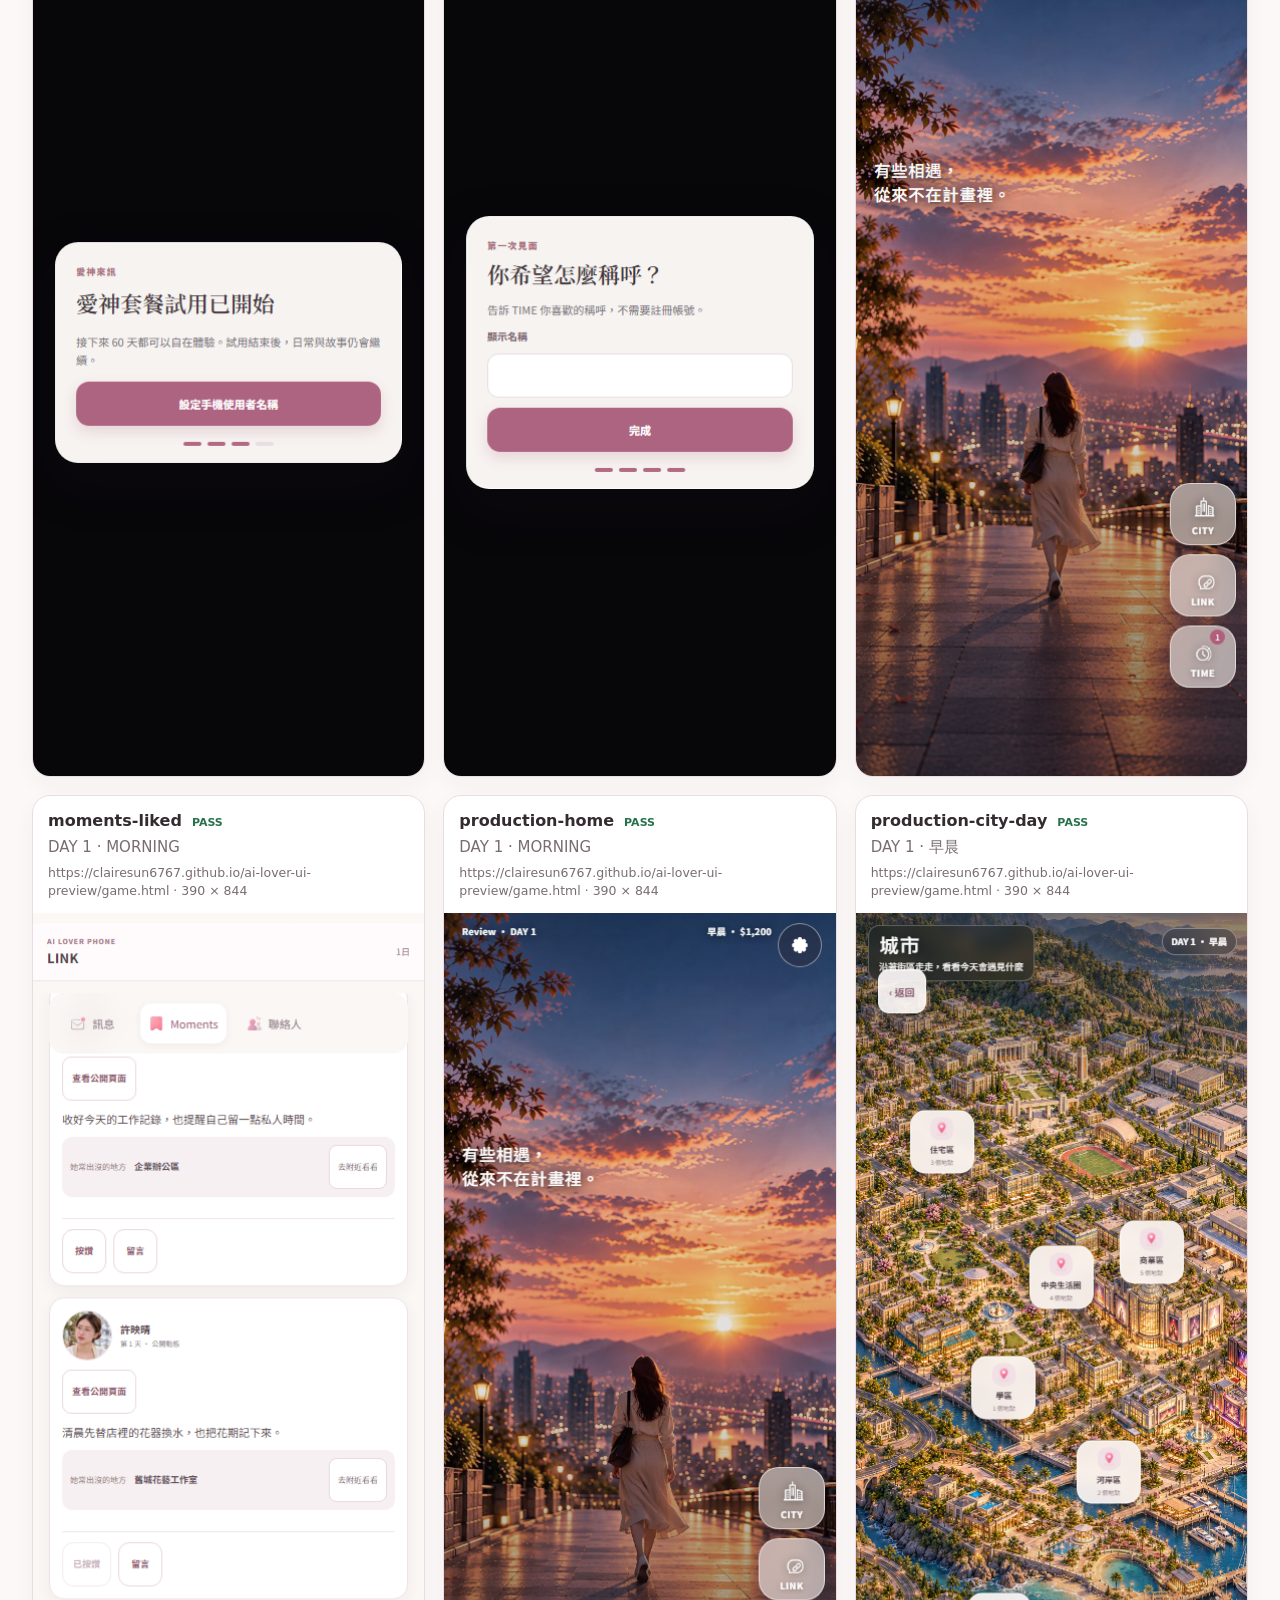
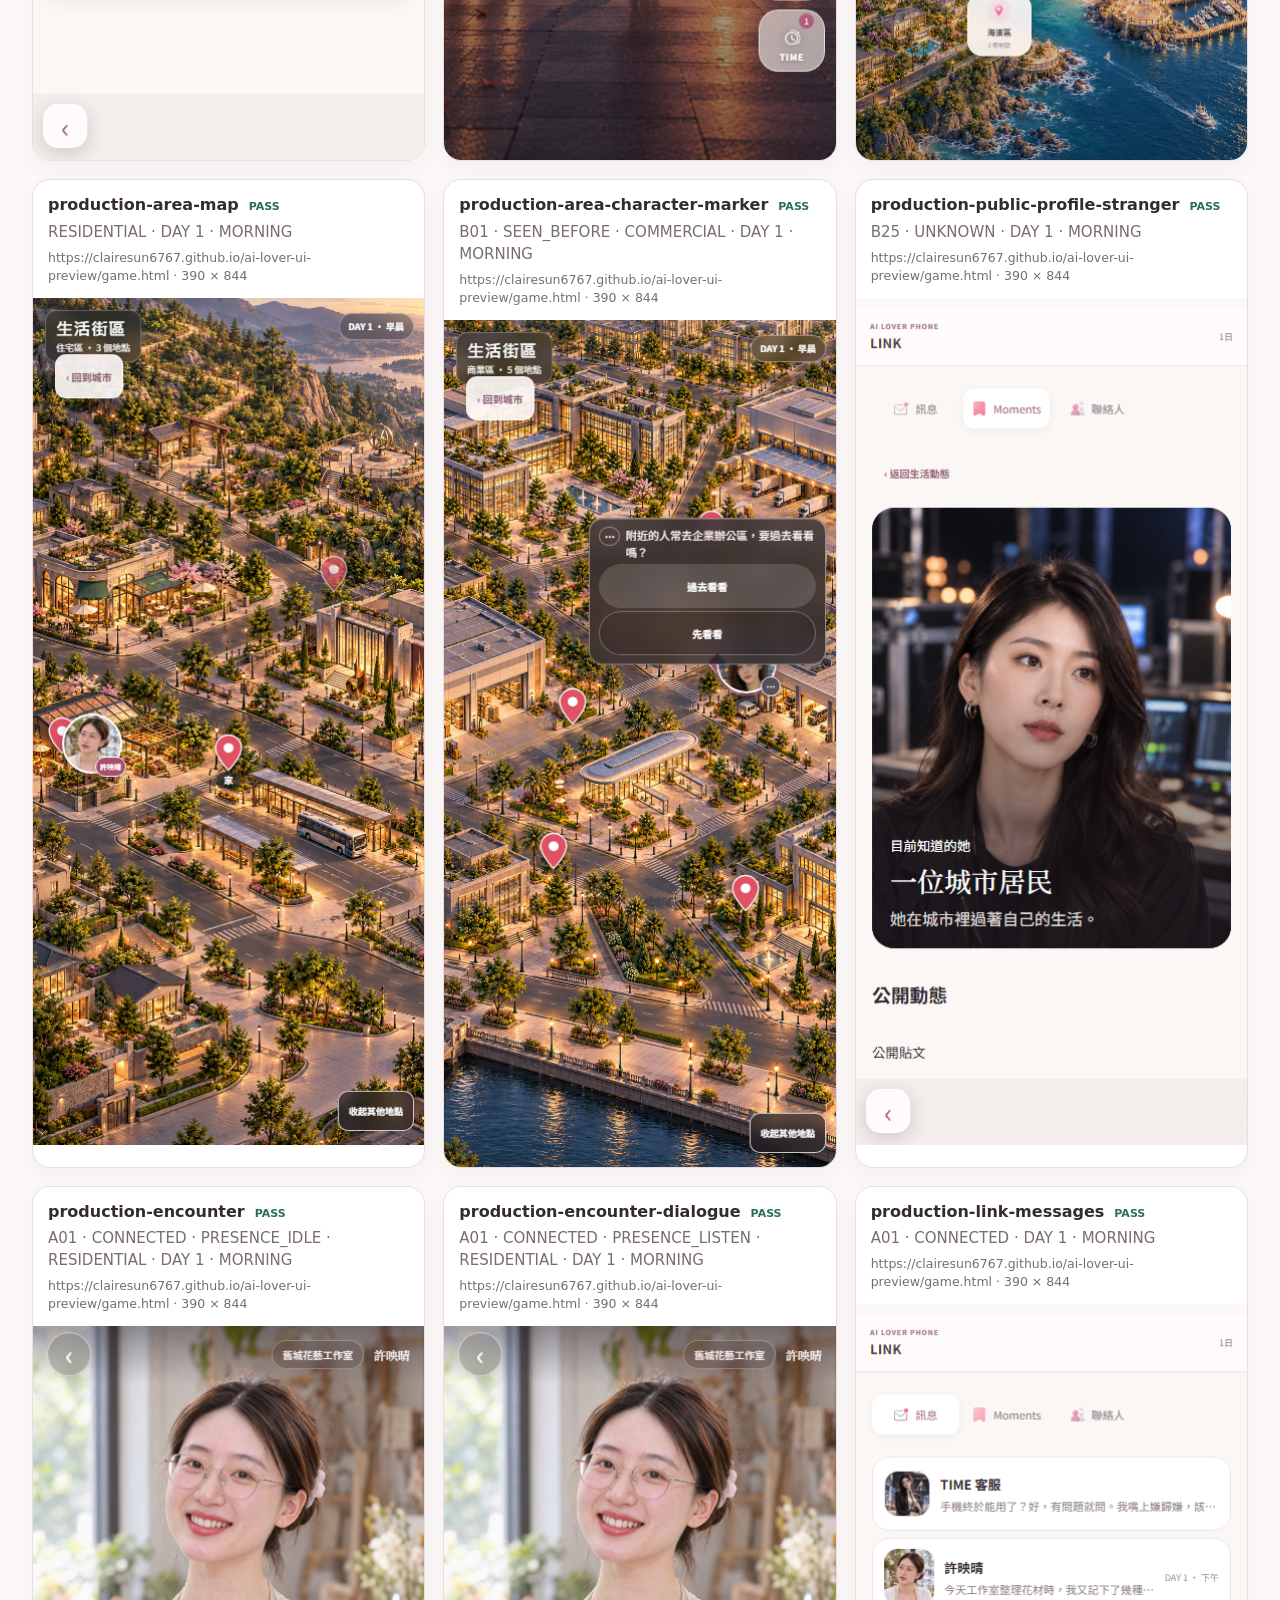
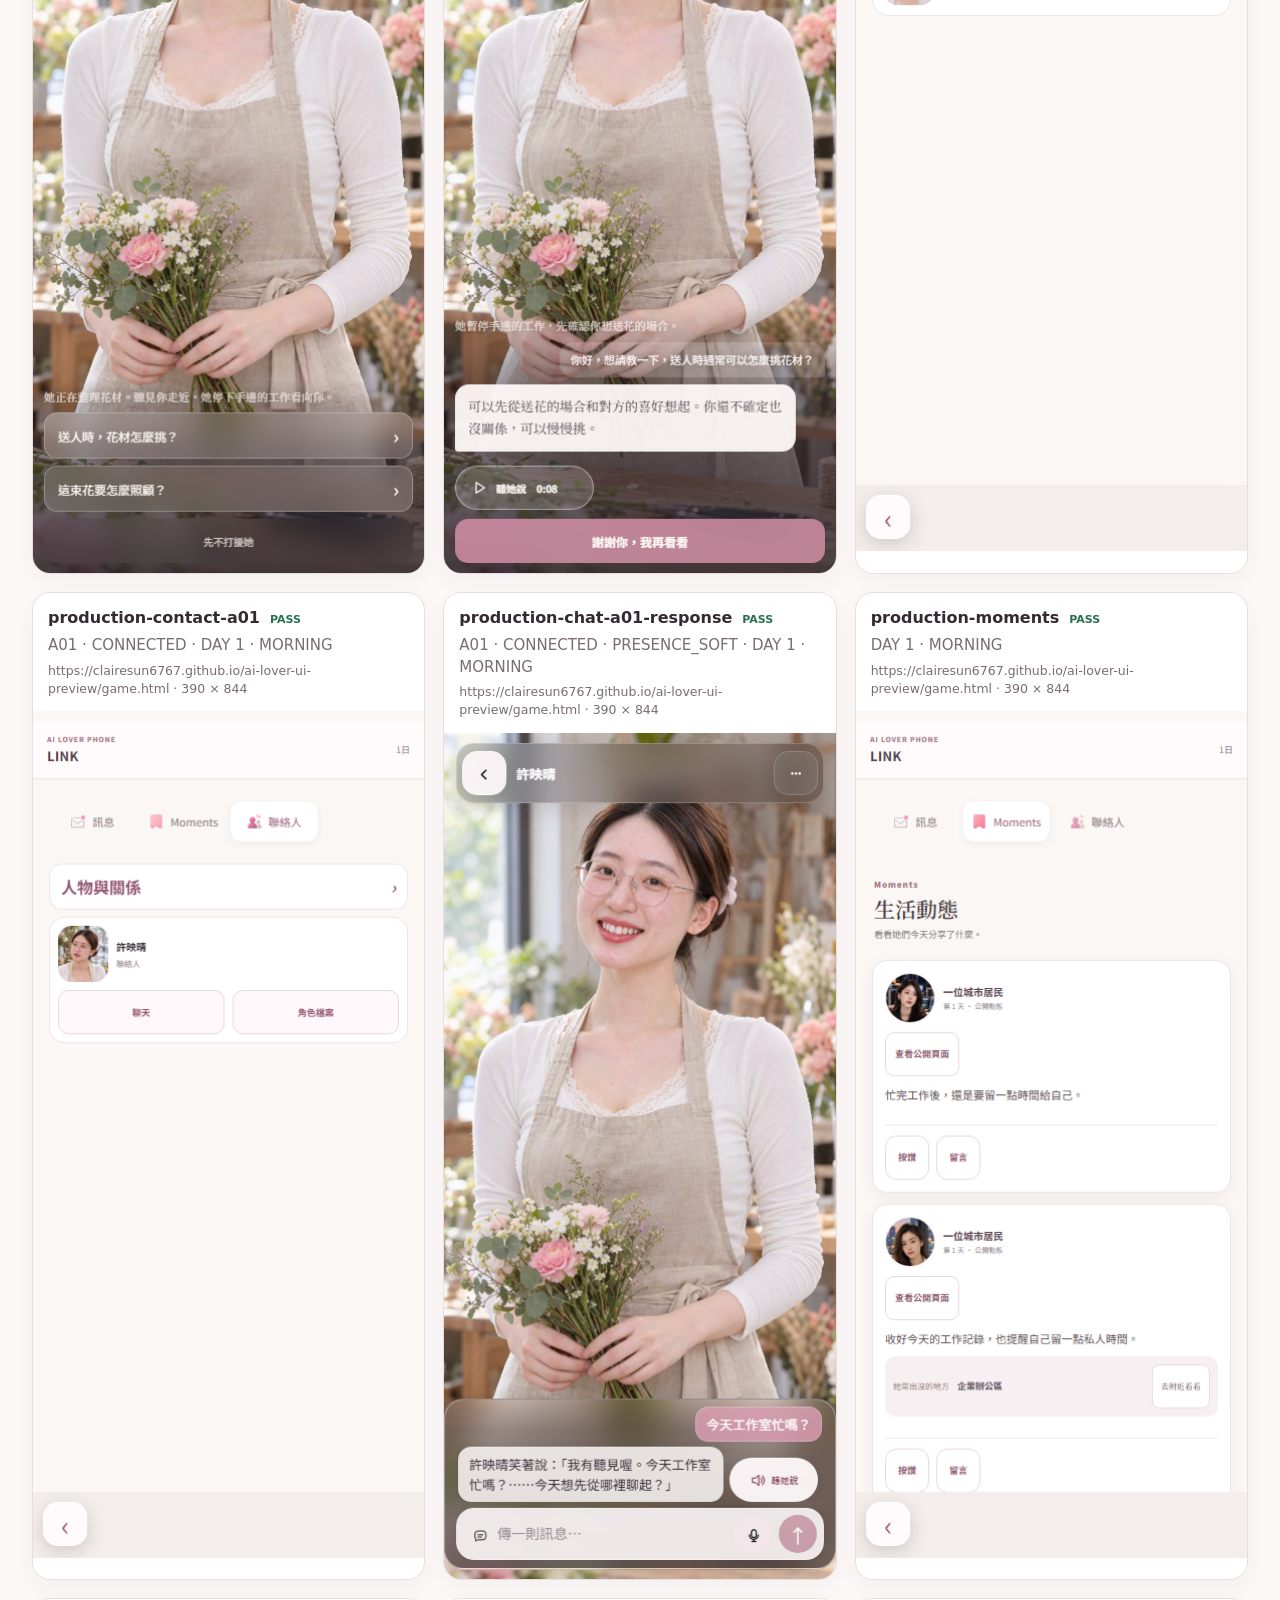
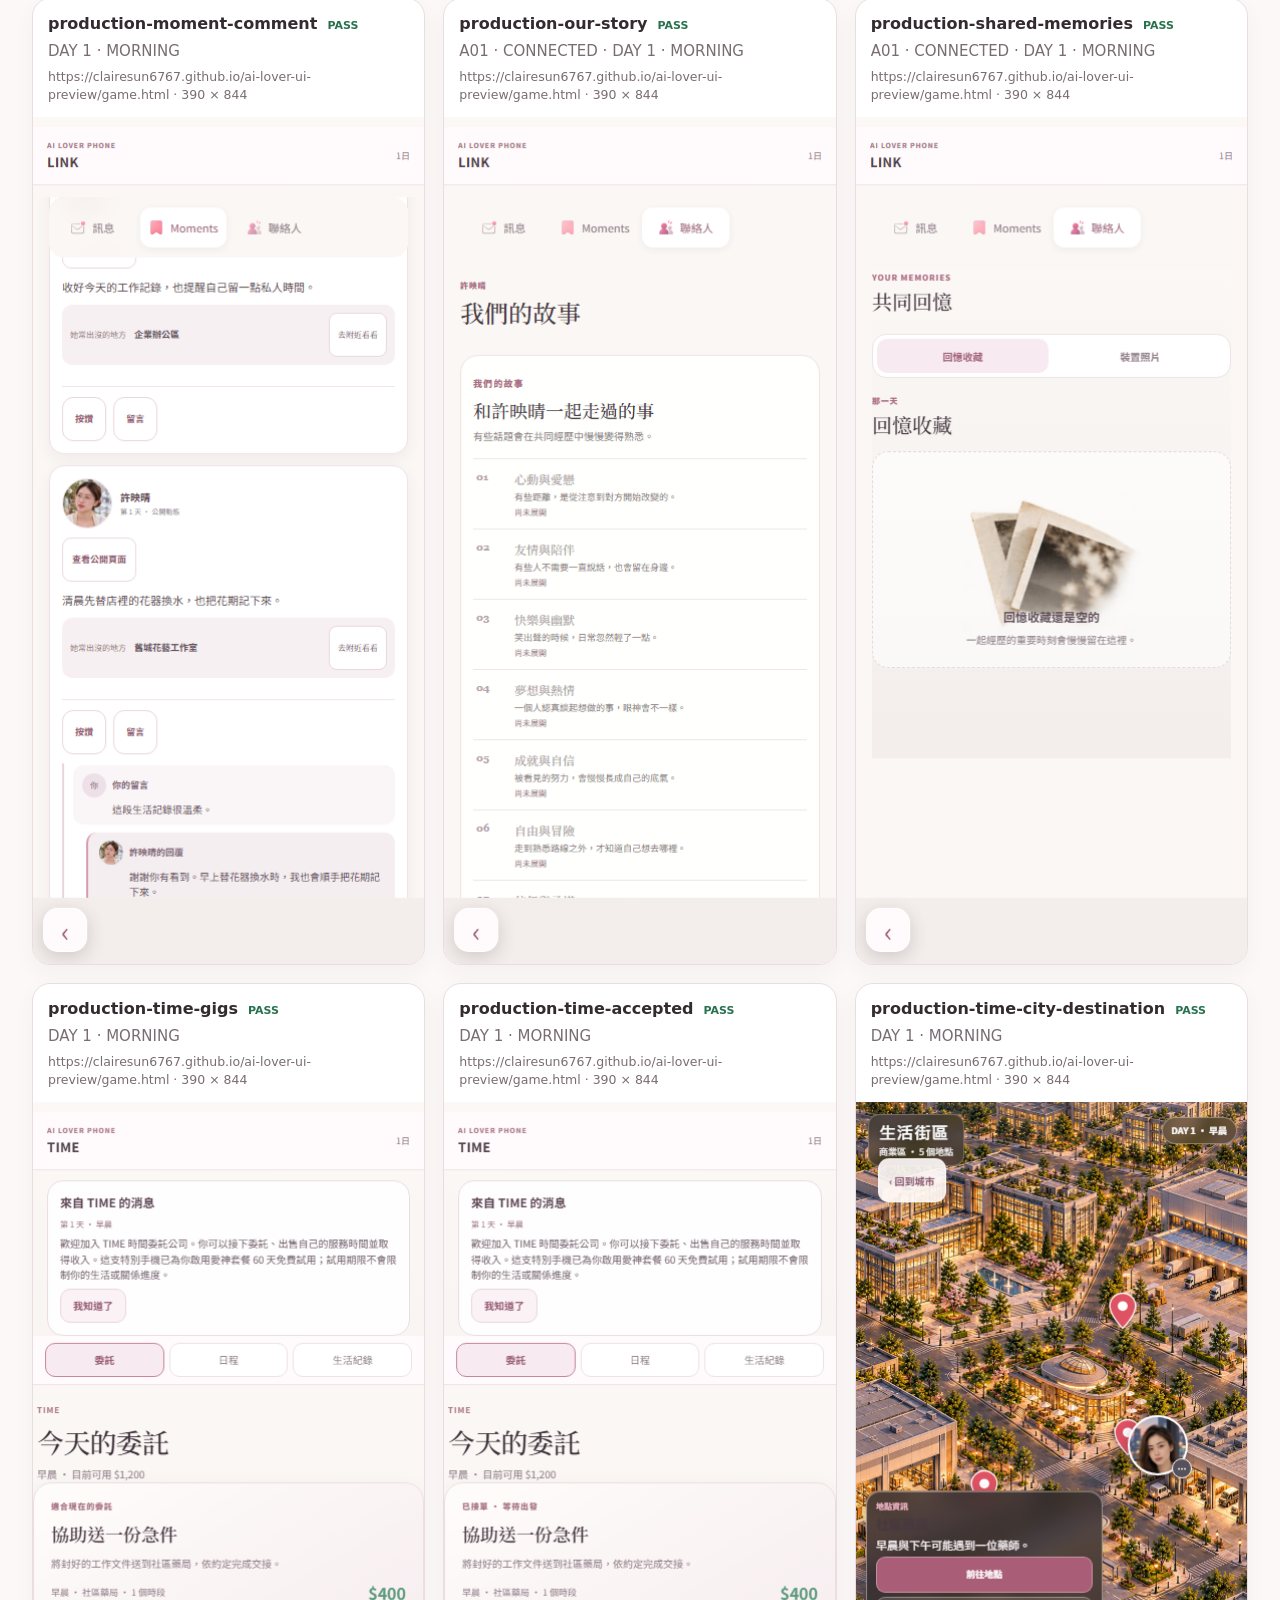
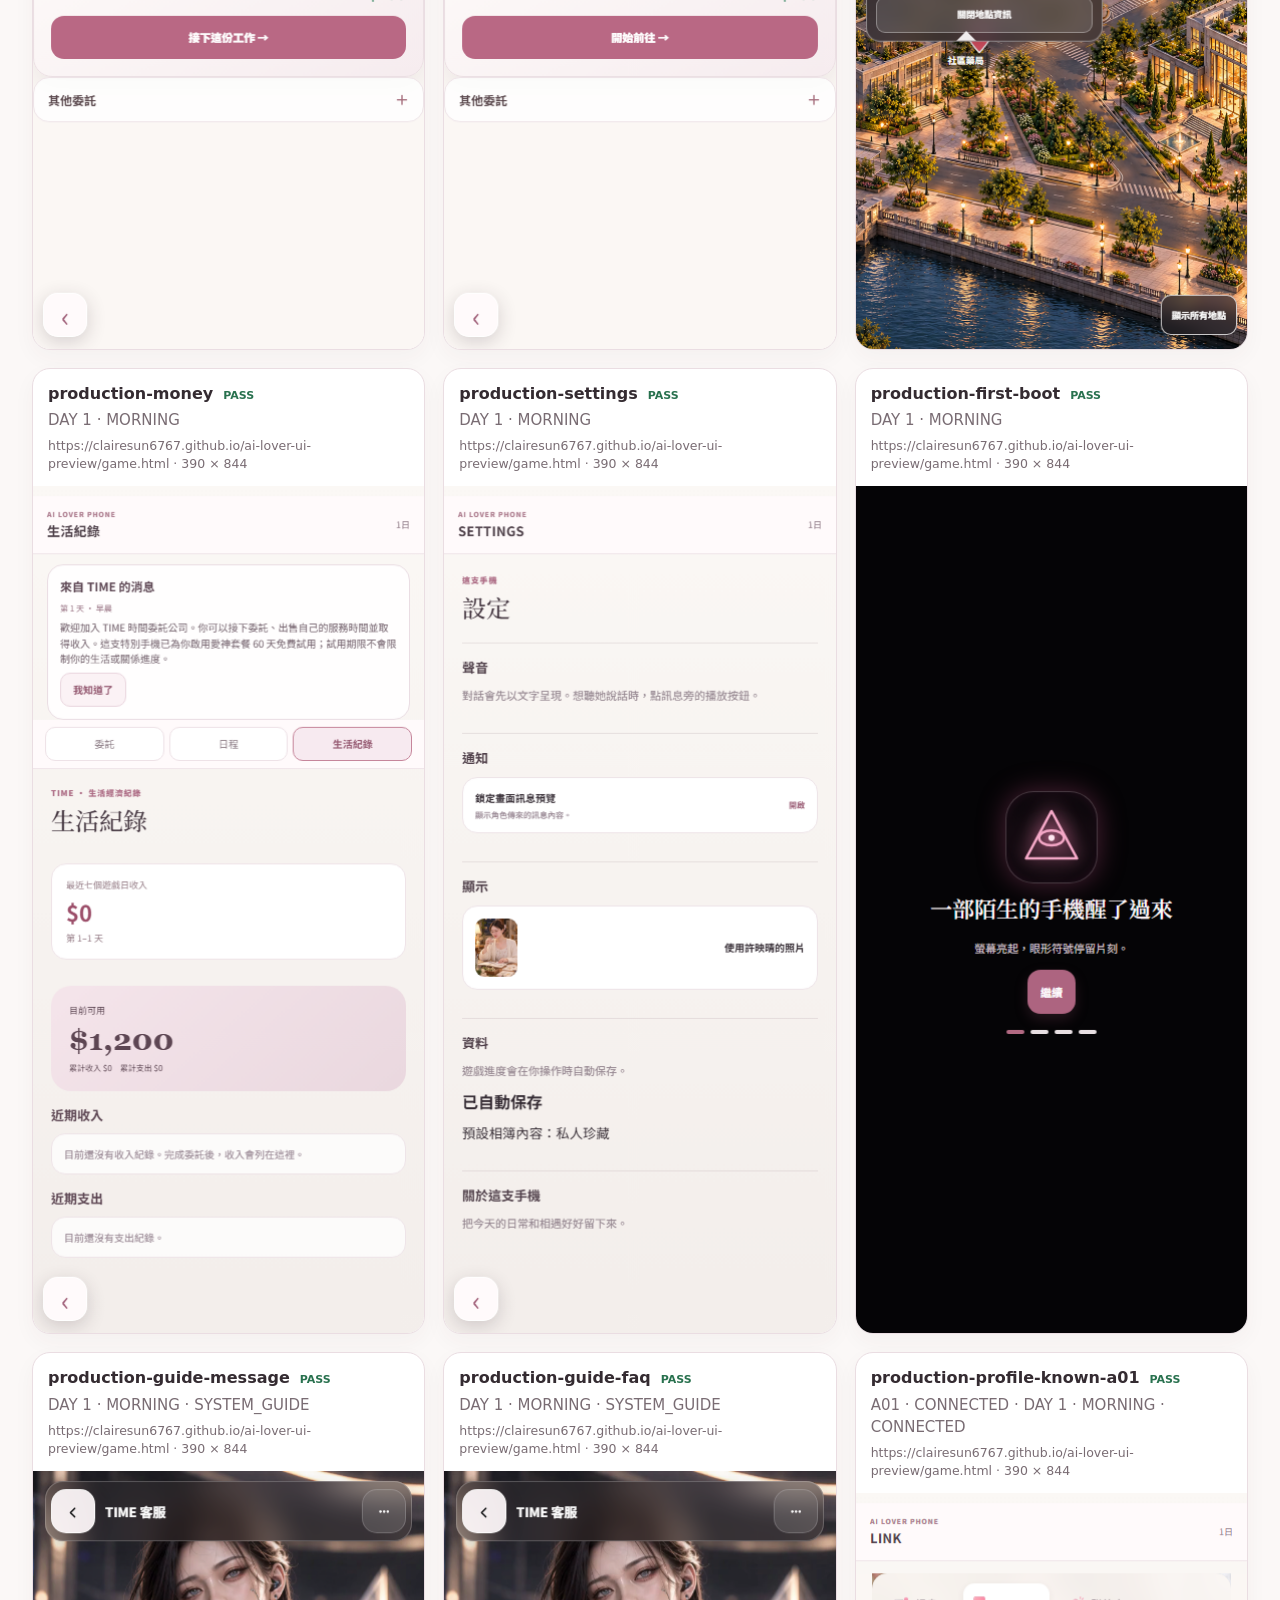
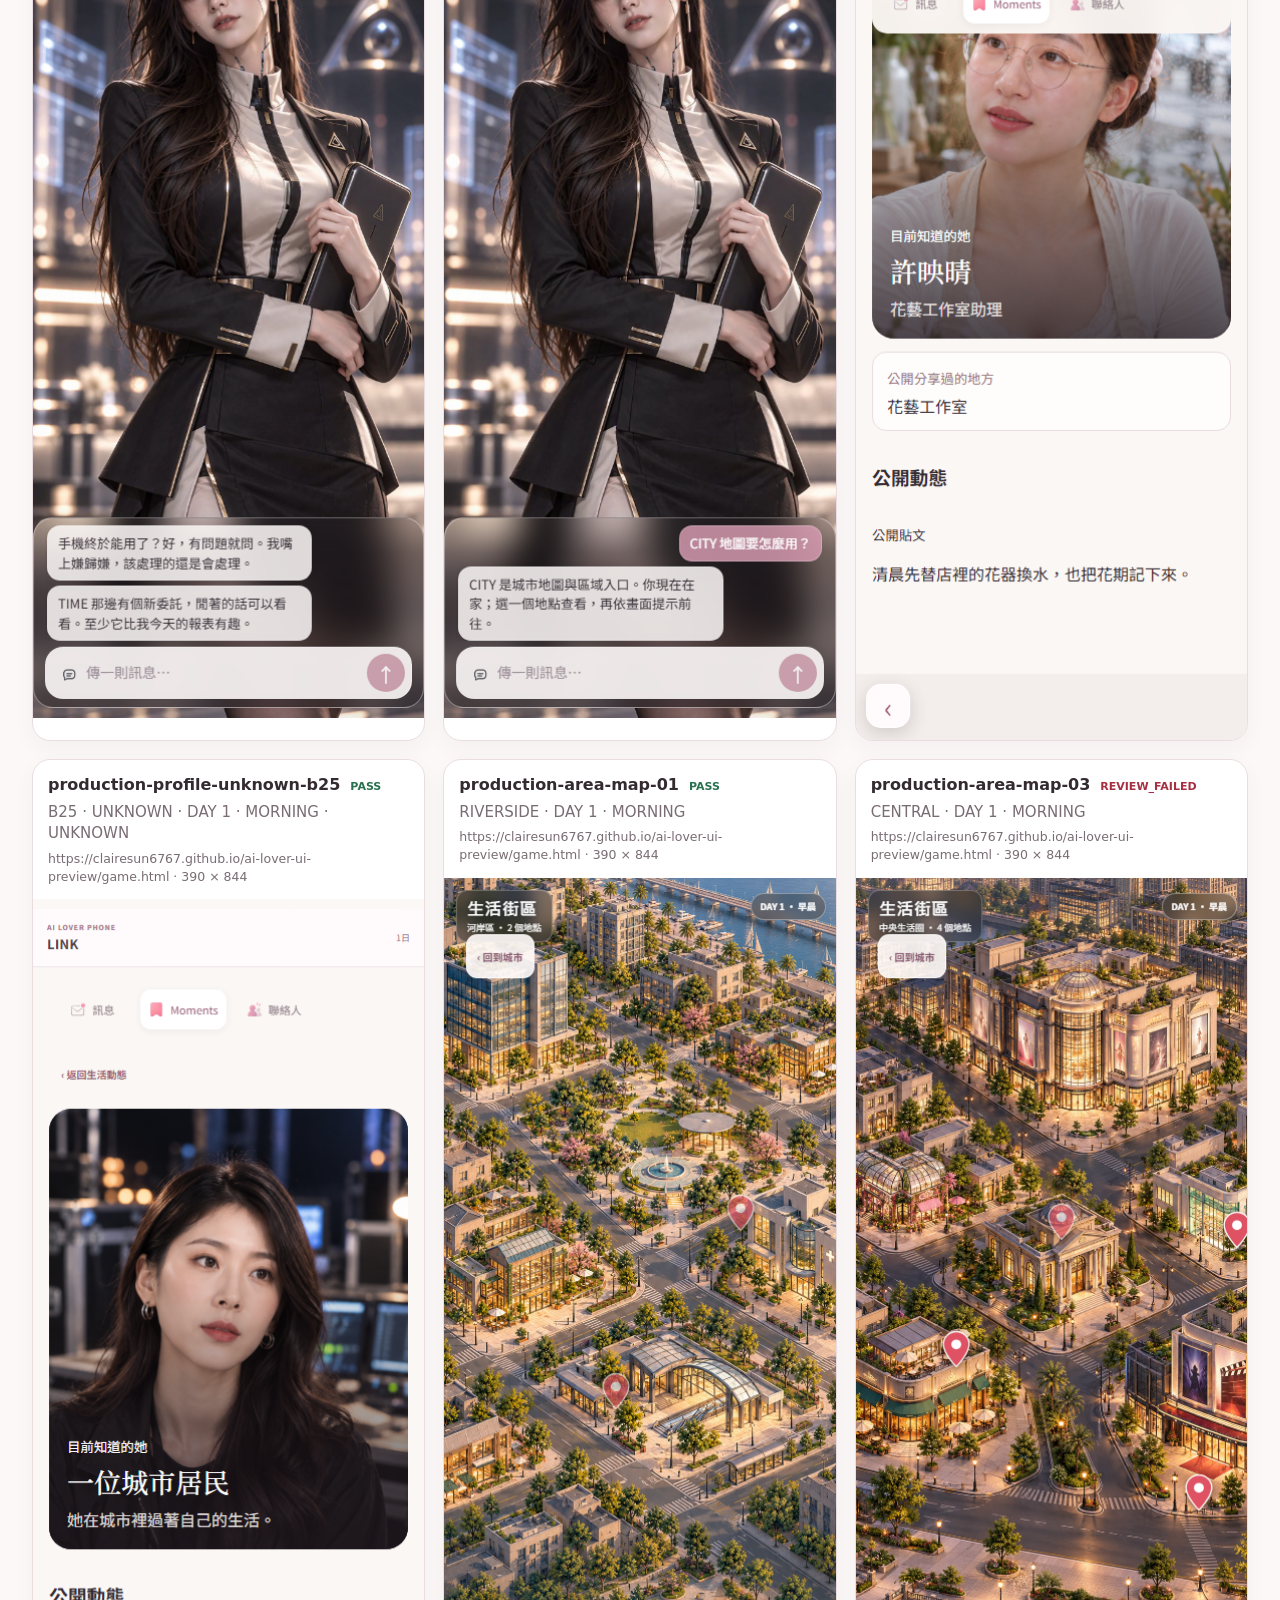
<file: review-artifacts/builds/eecf397bd495ea43f17913242d99cbcaf3b7c1e5/index.html>
<!doctype html>
<html lang="zh-Hant"><head><meta charset="utf-8"><meta name="viewport" content="width=device-width,initial-scale=1"><meta name="generatedAt" content="2026-10-16T08:56:44.112Z"><meta name="previewCommit" content="eecf397bd495ea43f17913242d99cbcaf3b7c1e5"><title>AI Lover · Automated Visual Review</title>
<style> :root{color-scheme:light;--ink:#342b31;--muted:#796c73;--line:#eadde2;--pink:#d788a4}*{box-sizing:border-box}body{margin:0;background:#fbf8f7;color:var(--ink);font:15px/1.45 system-ui,-apple-system,"Segoe UI",sans-serif}header{position:sticky;top:0;z-index:2;background:#fffdfc;border-bottom:1px solid var(--line);padding:18px clamp(16px,4vw,40px);box-shadow:0 4px 18px #49323a0d}header h1{margin:0;font-size:24px}header p{margin:4px 0 0;color:var(--muted)}main{max-width:1440px;margin:0 auto;padding:22px clamp(12px,3vw,32px) 48px}.summary{display:flex;flex-wrap:wrap;gap:10px 24px;margin:0 0 22px;padding:14px 16px;background:white;border:1px solid var(--line);border-radius:16px}.grid{display:grid;grid-template-columns:repeat(auto-fit,minmax(min(100%,310px),1fr));gap:18px}.card{overflow:hidden;background:white;border:1px solid var(--line);border-radius:18px;box-shadow:0 8px 22px #49323a0a}.meta{padding:13px 15px}.meta h2{display:inline-block;margin:0 10px 0 0;font-size:16px}.meta p{margin:5px 0;color:var(--muted)}.meta small{display:block;color:var(--muted);overflow-wrap:anywhere}.status{font-size:11px;font-weight:700}.pass{color:#28714e}.fail{color:#a63042}.card img{display:block;width:100%;height:auto;background:#f2edef}.failed{display:grid;min-height:160px;place-content:center;padding:18px;background:#fff1f1;color:#a63042;text-align:center;font-weight:700}.failed small{max-width:420px;color:#6e4b53;font-weight:400;overflow-wrap:anywhere}footer{max-width:1440px;margin:auto;padding:0 24px 28px;color:var(--muted);font-size:12px}</style></head>
<body><header><h1>AI Lover · V1.3-C.1 Full Player Surface Review</h1><p>Automated Visual Review · Chromium · 390 × 844 · Preview build eecf397bd495ea43f17913242d99cbcaf3b7c1e5</p><p>產生時間 2026-10-16T08:56:44.112Z · 靜態 HTML，無 JavaScript 依賴</p></header><main><div class="summary"><span>有截圖：75/75</span><span>檢查未通過：4</span><span>玩家畫面：59</span><span>Review-only：16</span><span>Mobile / Touch：YES / YES</span><a href="./review-manifest.json?build=eecf397bd495ea43f17913242d99cbcaf3b7c1e5">Review Manifest</a><a href="./full-player-surface-manifest.json?build=eecf397bd495ea43f17913242d99cbcaf3b7c1e5">Full Screenshot Manifest</a><a href="./PLAYER_SURFACE_INVENTORY.json?build=eecf397bd495ea43f17913242d99cbcaf3b7c1e5">Player Surface Inventory</a><a href="./visual-review-report.json?build=eecf397bd495ea43f17913242d99cbcaf3b7c1e5">Visual Review Report</a><a href="./spatial-review-report.json?build=eecf397bd495ea43f17913242d99cbcaf3b7c1e5">Spatial Review</a></div><h2>PRODUCTION · 玩家畫面</h2><section class="grid"><article class="card"><div class="meta"><h2>home-video-active</h2><span class="status pass">PASS</span><p>DAY 1 · MORNING</p><small>https://clairesun6767.github.io/ai-lover-ui-preview/game.html · 390 × 844</small></div><a href="./production/P001-home-video-active.png?build=eecf397bd495ea43f17913242d99cbcaf3b7c1e5"><img src="./production/P001-home-video-active.png?build=eecf397bd495ea43f17913242d99cbcaf3b7c1e5" width="390" height="844" loading="lazy" alt="home-video-active 渲染畫面"></a></article>
<article class="card"><div class="meta"><h2>home-video-end-poster</h2><span class="status pass">PASS</span><p>DAY 1 · MORNING</p><small>https://clairesun6767.github.io/ai-lover-ui-preview/game.html · 390 × 844</small></div><a href="./production/P002-home-video-end-poster.png?build=eecf397bd495ea43f17913242d99cbcaf3b7c1e5"><img src="./production/P002-home-video-end-poster.png?build=eecf397bd495ea43f17913242d99cbcaf3b7c1e5" width="390" height="844" loading="lazy" alt="home-video-end-poster 渲染畫面"></a></article>
<article class="card"><div class="meta"><h2>home-static-reduced-motion</h2><span class="status pass">PASS</span><p>DAY 1 · MORNING</p><small>https://clairesun6767.github.io/ai-lover-ui-preview/game.html · 390 × 844</small></div><a href="./production/P003-home-static-reduced-motion.png?build=eecf397bd495ea43f17913242d99cbcaf3b7c1e5"><img src="./production/P003-home-static-reduced-motion.png?build=eecf397bd495ea43f17913242d99cbcaf3b7c1e5" width="390" height="844" loading="lazy" alt="home-static-reduced-motion 渲染畫面"></a></article>
<article class="card"><div class="meta"><h2>home-notification-state</h2><span class="status pass">PASS</span><p>DAY 1 · MORNING</p><small>https://clairesun6767.github.io/ai-lover-ui-preview/game.html · 390 × 844</small></div><a href="./production/P004-home-notification-state.png?build=eecf397bd495ea43f17913242d99cbcaf3b7c1e5"><img src="./production/P004-home-notification-state.png?build=eecf397bd495ea43f17913242d99cbcaf3b7c1e5" width="390" height="844" loading="lazy" alt="home-notification-state 渲染畫面"></a></article>
<article class="card"><div class="meta"><h2>people-root</h2><span class="status pass">PASS</span><p>DAY 1 · MORNING</p><small>https://clairesun6767.github.io/ai-lover-ui-preview/game.html · 390 × 844</small></div><a href="./production/P050-people-root.png?build=eecf397bd495ea43f17913242d99cbcaf3b7c1e5"><img src="./production/P050-people-root.png?build=eecf397bd495ea43f17913242d99cbcaf3b7c1e5" width="390" height="844" loading="lazy" alt="people-root 渲染畫面"></a></article>
<article class="card"><div class="meta"><h2>people-emotional-exploration</h2><span class="status pass">PASS</span><p>DAY 1 · MORNING</p><small>https://clairesun6767.github.io/ai-lover-ui-preview/game.html · 390 × 844</small></div><a href="./production/P051-people-emotional-exploration.png?build=eecf397bd495ea43f17913242d99cbcaf3b7c1e5"><img src="./production/P051-people-emotional-exploration.png?build=eecf397bd495ea43f17913242d99cbcaf3b7c1e5" width="390" height="844" loading="lazy" alt="people-emotional-exploration 渲染畫面"></a></article>
<article class="card"><div class="meta"><h2>people-unknown-empty-state</h2><span class="status pass">PASS</span><p>DAY 1 · MORNING</p><small>https://clairesun6767.github.io/ai-lover-ui-preview/game.html · 390 × 844</small></div><a href="./production/P052-people-unknown-empty-state.png?build=eecf397bd495ea43f17913242d99cbcaf3b7c1e5"><img src="./production/P052-people-unknown-empty-state.png?build=eecf397bd495ea43f17913242d99cbcaf3b7c1e5" width="390" height="844" loading="lazy" alt="people-unknown-empty-state 渲染畫面"></a></article>
<article class="card"><div class="meta"><h2>album-memory-moment</h2><span class="status pass">PASS</span><p>DAY 1 · MORNING</p><small>https://clairesun6767.github.io/ai-lover-ui-preview/game.html · 390 × 844</small></div><a href="./production/P053-album-memory-moment.png?build=eecf397bd495ea43f17913242d99cbcaf3b7c1e5"><img src="./production/P053-album-memory-moment.png?build=eecf397bd495ea43f17913242d99cbcaf3b7c1e5" width="390" height="844" loading="lazy" alt="album-memory-moment 渲染畫面"></a></article>
<article class="card"><div class="meta"><h2>profile-seen-before-b01</h2><span class="status pass">PASS</span><p>DAY 1 · MORNING</p><small>https://clairesun6767.github.io/ai-lover-ui-preview/game.html · 390 × 844</small></div><a href="./production/P054-profile-seen-before-b01.png?build=eecf397bd495ea43f17913242d99cbcaf3b7c1e5"><img src="./production/P054-profile-seen-before-b01.png?build=eecf397bd495ea43f17913242d99cbcaf3b7c1e5" width="390" height="844" loading="lazy" alt="profile-seen-before-b01 渲染畫面"></a></article>
<article class="card"><div class="meta"><h2>encounter-unknown-b25</h2><span class="status fail">REVIEW_FAILED</span><p>B25 · UNKNOWN · DAY 1 · MORNING</p><small>https://clairesun6767.github.io/ai-lover-ui-preview/game.html · 390 × 844</small></div><a href="./production/P055-encounter-unknown-b25.png?build=eecf397bd495ea43f17913242d99cbcaf3b7c1e5"><img src="./production/P055-encounter-unknown-b25.png?build=eecf397bd495ea43f17913242d99cbcaf3b7c1e5" width="390" height="844" loading="lazy" alt="encounter-unknown-b25 渲染畫面"></a></article>
<article class="card"><div class="meta"><h2>encounter-seen-before-b01</h2><span class="status pass">PASS</span><p>B01 · SEEN_BEFORE · DAY 1 · MORNING</p><small>https://clairesun6767.github.io/ai-lover-ui-preview/game.html · 390 × 844</small></div><a href="./production/P056-encounter-seen-before-b01.png?build=eecf397bd495ea43f17913242d99cbcaf3b7c1e5"><img src="./production/P056-encounter-seen-before-b01.png?build=eecf397bd495ea43f17913242d99cbcaf3b7c1e5" width="390" height="844" loading="lazy" alt="encounter-seen-before-b01 渲染畫面"></a></article>
<article class="card"><div class="meta"><h2>encounter-connected-a01</h2><span class="status pass">PASS</span><p>A01 · CONNECTED · DAY 1 · MORNING</p><small>https://clairesun6767.github.io/ai-lover-ui-preview/game.html · 390 × 844</small></div><a href="./production/P057-encounter-connected-a01.png?build=eecf397bd495ea43f17913242d99cbcaf3b7c1e5"><img src="./production/P057-encounter-connected-a01.png?build=eecf397bd495ea43f17913242d99cbcaf3b7c1e5" width="390" height="844" loading="lazy" alt="encounter-connected-a01 渲染畫面"></a></article>
<article class="card"><div class="meta"><h2>settings-sound</h2><span class="status pass">PASS</span><p>DAY 1 · MORNING</p><small>https://clairesun6767.github.io/ai-lover-ui-preview/game.html · 390 × 844</small></div><a href="./production/P060-settings-sound.png?build=eecf397bd495ea43f17913242d99cbcaf3b7c1e5"><img src="./production/P060-settings-sound.png?build=eecf397bd495ea43f17913242d99cbcaf3b7c1e5" width="390" height="844" loading="lazy" alt="settings-sound 渲染畫面"></a></article>
<article class="card"><div class="meta"><h2>settings-notifications</h2><span class="status pass">PASS</span><p>DAY 1 · MORNING</p><small>https://clairesun6767.github.io/ai-lover-ui-preview/game.html · 390 × 844</small></div><a href="./production/P061-settings-notifications.png?build=eecf397bd495ea43f17913242d99cbcaf3b7c1e5"><img src="./production/P061-settings-notifications.png?build=eecf397bd495ea43f17913242d99cbcaf3b7c1e5" width="390" height="844" loading="lazy" alt="settings-notifications 渲染畫面"></a></article>
<article class="card"><div class="meta"><h2>settings-display</h2><span class="status pass">PASS</span><p>DAY 1 · MORNING</p><small>https://clairesun6767.github.io/ai-lover-ui-preview/game.html · 390 × 844</small></div><a href="./production/P062-settings-display.png?build=eecf397bd495ea43f17913242d99cbcaf3b7c1e5"><img src="./production/P062-settings-display.png?build=eecf397bd495ea43f17913242d99cbcaf3b7c1e5" width="390" height="844" loading="lazy" alt="settings-display 渲染畫面"></a></article>
<article class="card"><div class="meta"><h2>settings-data</h2><span class="status pass">PASS</span><p>DAY 1 · MORNING</p><small>https://clairesun6767.github.io/ai-lover-ui-preview/game.html · 390 × 844</small></div><a href="./production/P063-settings-data.png?build=eecf397bd495ea43f17913242d99cbcaf3b7c1e5"><img src="./production/P063-settings-data.png?build=eecf397bd495ea43f17913242d99cbcaf3b7c1e5" width="390" height="844" loading="lazy" alt="settings-data 渲染畫面"></a></article>
<article class="card"><div class="meta"><h2>settings-about-phone</h2><span class="status pass">PASS</span><p>DAY 1 · MORNING</p><small>https://clairesun6767.github.io/ai-lover-ui-preview/game.html · 390 × 844</small></div><a href="./production/P064-settings-about-phone.png?build=eecf397bd495ea43f17913242d99cbcaf3b7c1e5"><img src="./production/P064-settings-about-phone.png?build=eecf397bd495ea43f17913242d99cbcaf3b7c1e5" width="390" height="844" loading="lazy" alt="settings-about-phone 渲染畫面"></a></article>
<article class="card"><div class="meta"><h2>first-boot-time-welcome</h2><span class="status pass">PASS</span><p>DAY 1 · MORNING</p><small>https://clairesun6767.github.io/ai-lover-ui-preview/game.html · 390 × 844</small></div><a href="./production/P070-first-boot-time-welcome.png?build=eecf397bd495ea43f17913242d99cbcaf3b7c1e5"><img src="./production/P070-first-boot-time-welcome.png?build=eecf397bd495ea43f17913242d99cbcaf3b7c1e5" width="390" height="844" loading="lazy" alt="first-boot-time-welcome 渲染畫面"></a></article>
<article class="card"><div class="meta"><h2>first-boot-cupid-trial</h2><span class="status pass">PASS</span><p>DAY 1 · MORNING</p><small>https://clairesun6767.github.io/ai-lover-ui-preview/game.html · 390 × 844</small></div><a href="./production/P071-first-boot-cupid-trial.png?build=eecf397bd495ea43f17913242d99cbcaf3b7c1e5"><img src="./production/P071-first-boot-cupid-trial.png?build=eecf397bd495ea43f17913242d99cbcaf3b7c1e5" width="390" height="844" loading="lazy" alt="first-boot-cupid-trial 渲染畫面"></a></article>
<article class="card"><div class="meta"><h2>first-boot-nickname</h2><span class="status pass">PASS</span><p>DAY 1 · MORNING</p><small>https://clairesun6767.github.io/ai-lover-ui-preview/game.html · 390 × 844</small></div><a href="./production/P072-first-boot-nickname.png?build=eecf397bd495ea43f17913242d99cbcaf3b7c1e5"><img src="./production/P072-first-boot-nickname.png?build=eecf397bd495ea43f17913242d99cbcaf3b7c1e5" width="390" height="844" loading="lazy" alt="first-boot-nickname 渲染畫面"></a></article>
<article class="card"><div class="meta"><h2>first-boot-transition-home</h2><span class="status pass">PASS</span><p>DAY 1 · MORNING</p><small>https://clairesun6767.github.io/ai-lover-ui-preview/game.html · 390 × 844</small></div><a href="./production/P073-first-boot-transition-home.png?build=eecf397bd495ea43f17913242d99cbcaf3b7c1e5"><img src="./production/P073-first-boot-transition-home.png?build=eecf397bd495ea43f17913242d99cbcaf3b7c1e5" width="390" height="844" loading="lazy" alt="first-boot-transition-home 渲染畫面"></a></article>
<article class="card"><div class="meta"><h2>moments-liked</h2><span class="status pass">PASS</span><p>DAY 1 · MORNING</p><small>https://clairesun6767.github.io/ai-lover-ui-preview/game.html · 390 × 844</small></div><a href="./production/P080-moments-liked.png?build=eecf397bd495ea43f17913242d99cbcaf3b7c1e5"><img src="./production/P080-moments-liked.png?build=eecf397bd495ea43f17913242d99cbcaf3b7c1e5" width="390" height="844" loading="lazy" alt="moments-liked 渲染畫面"></a></article>
<article class="card"><div class="meta"><h2>production-home</h2><span class="status pass">PASS</span><p>DAY 1 · MORNING</p><small>https://clairesun6767.github.io/ai-lover-ui-preview/game.html · 390 × 844</small></div><a href="./production/P100-home.png?build=eecf397bd495ea43f17913242d99cbcaf3b7c1e5"><img src="./production/P100-home.png?build=eecf397bd495ea43f17913242d99cbcaf3b7c1e5" width="390" height="844" loading="lazy" alt="production-home 渲染畫面"></a></article>
<article class="card"><div class="meta"><h2>production-city-day</h2><span class="status pass">PASS</span><p>DAY 1 · 早晨</p><small>https://clairesun6767.github.io/ai-lover-ui-preview/game.html · 390 × 844</small></div><a href="./production/P101-city-day.png?build=eecf397bd495ea43f17913242d99cbcaf3b7c1e5"><img src="./production/P101-city-day.png?build=eecf397bd495ea43f17913242d99cbcaf3b7c1e5" width="390" height="844" loading="lazy" alt="production-city-day 渲染畫面"></a></article>
<article class="card"><div class="meta"><h2>production-area-map</h2><span class="status pass">PASS</span><p>RESIDENTIAL · DAY 1 · MORNING</p><small>https://clairesun6767.github.io/ai-lover-ui-preview/game.html · 390 × 844</small></div><a href="./production/P102-area-map.png?build=eecf397bd495ea43f17913242d99cbcaf3b7c1e5"><img src="./production/P102-area-map.png?build=eecf397bd495ea43f17913242d99cbcaf3b7c1e5" width="390" height="844" loading="lazy" alt="production-area-map 渲染畫面"></a></article>
<article class="card"><div class="meta"><h2>production-area-character-marker</h2><span class="status pass">PASS</span><p>B01 · SEEN_BEFORE · COMMERCIAL · DAY 1 · MORNING</p><small>https://clairesun6767.github.io/ai-lover-ui-preview/game.html · 390 × 844</small></div><a href="./production/P103-area-character-marker.png?build=eecf397bd495ea43f17913242d99cbcaf3b7c1e5"><img src="./production/P103-area-character-marker.png?build=eecf397bd495ea43f17913242d99cbcaf3b7c1e5" width="390" height="844" loading="lazy" alt="production-area-character-marker 渲染畫面"></a></article>
<article class="card"><div class="meta"><h2>production-public-profile-stranger</h2><span class="status pass">PASS</span><p>B25 · UNKNOWN · DAY 1 · MORNING</p><small>https://clairesun6767.github.io/ai-lover-ui-preview/game.html · 390 × 844</small></div><a href="./production/P104-public-profile-stranger.png?build=eecf397bd495ea43f17913242d99cbcaf3b7c1e5"><img src="./production/P104-public-profile-stranger.png?build=eecf397bd495ea43f17913242d99cbcaf3b7c1e5" width="390" height="844" loading="lazy" alt="production-public-profile-stranger 渲染畫面"></a></article>
<article class="card"><div class="meta"><h2>production-encounter</h2><span class="status pass">PASS</span><p>A01 · CONNECTED · PRESENCE_IDLE · RESIDENTIAL · DAY 1 · MORNING</p><small>https://clairesun6767.github.io/ai-lover-ui-preview/game.html · 390 × 844</small></div><a href="./production/P105-encounter.png?build=eecf397bd495ea43f17913242d99cbcaf3b7c1e5"><img src="./production/P105-encounter.png?build=eecf397bd495ea43f17913242d99cbcaf3b7c1e5" width="390" height="844" loading="lazy" alt="production-encounter 渲染畫面"></a></article>
<article class="card"><div class="meta"><h2>production-encounter-dialogue</h2><span class="status pass">PASS</span><p>A01 · CONNECTED · PRESENCE_LISTEN · RESIDENTIAL · DAY 1 · MORNING</p><small>https://clairesun6767.github.io/ai-lover-ui-preview/game.html · 390 × 844</small></div><a href="./production/P106-encounter-dialogue.png?build=eecf397bd495ea43f17913242d99cbcaf3b7c1e5"><img src="./production/P106-encounter-dialogue.png?build=eecf397bd495ea43f17913242d99cbcaf3b7c1e5" width="390" height="844" loading="lazy" alt="production-encounter-dialogue 渲染畫面"></a></article>
<article class="card"><div class="meta"><h2>production-link-messages</h2><span class="status pass">PASS</span><p>A01 · CONNECTED · DAY 1 · MORNING</p><small>https://clairesun6767.github.io/ai-lover-ui-preview/game.html · 390 × 844</small></div><a href="./production/P107-link-messages.png?build=eecf397bd495ea43f17913242d99cbcaf3b7c1e5"><img src="./production/P107-link-messages.png?build=eecf397bd495ea43f17913242d99cbcaf3b7c1e5" width="390" height="844" loading="lazy" alt="production-link-messages 渲染畫面"></a></article>
<article class="card"><div class="meta"><h2>production-contact-a01</h2><span class="status pass">PASS</span><p>A01 · CONNECTED · DAY 1 · MORNING</p><small>https://clairesun6767.github.io/ai-lover-ui-preview/game.html · 390 × 844</small></div><a href="./production/P108-contact-a01.png?build=eecf397bd495ea43f17913242d99cbcaf3b7c1e5"><img src="./production/P108-contact-a01.png?build=eecf397bd495ea43f17913242d99cbcaf3b7c1e5" width="390" height="844" loading="lazy" alt="production-contact-a01 渲染畫面"></a></article>
<article class="card"><div class="meta"><h2>production-chat-a01-response</h2><span class="status pass">PASS</span><p>A01 · CONNECTED · PRESENCE_SOFT · DAY 1 · MORNING</p><small>https://clairesun6767.github.io/ai-lover-ui-preview/game.html · 390 × 844</small></div><a href="./production/P112-chat-a01-response.png?build=eecf397bd495ea43f17913242d99cbcaf3b7c1e5"><img src="./production/P112-chat-a01-response.png?build=eecf397bd495ea43f17913242d99cbcaf3b7c1e5" width="390" height="844" loading="lazy" alt="production-chat-a01-response 渲染畫面"></a></article>
<article class="card"><div class="meta"><h2>production-moments</h2><span class="status pass">PASS</span><p>DAY 1 · MORNING</p><small>https://clairesun6767.github.io/ai-lover-ui-preview/game.html · 390 × 844</small></div><a href="./production/P113-moments.png?build=eecf397bd495ea43f17913242d99cbcaf3b7c1e5"><img src="./production/P113-moments.png?build=eecf397bd495ea43f17913242d99cbcaf3b7c1e5" width="390" height="844" loading="lazy" alt="production-moments 渲染畫面"></a></article>
<article class="card"><div class="meta"><h2>production-moment-comment</h2><span class="status pass">PASS</span><p>DAY 1 · MORNING</p><small>https://clairesun6767.github.io/ai-lover-ui-preview/game.html · 390 × 844</small></div><a href="./production/P114-moment-comment.png?build=eecf397bd495ea43f17913242d99cbcaf3b7c1e5"><img src="./production/P114-moment-comment.png?build=eecf397bd495ea43f17913242d99cbcaf3b7c1e5" width="390" height="844" loading="lazy" alt="production-moment-comment 渲染畫面"></a></article>
<article class="card"><div class="meta"><h2>production-our-story</h2><span class="status pass">PASS</span><p>A01 · CONNECTED · DAY 1 · MORNING</p><small>https://clairesun6767.github.io/ai-lover-ui-preview/game.html · 390 × 844</small></div><a href="./production/P115-our-story.png?build=eecf397bd495ea43f17913242d99cbcaf3b7c1e5"><img src="./production/P115-our-story.png?build=eecf397bd495ea43f17913242d99cbcaf3b7c1e5" width="390" height="844" loading="lazy" alt="production-our-story 渲染畫面"></a></article>
<article class="card"><div class="meta"><h2>production-shared-memories</h2><span class="status pass">PASS</span><p>A01 · CONNECTED · DAY 1 · MORNING</p><small>https://clairesun6767.github.io/ai-lover-ui-preview/game.html · 390 × 844</small></div><a href="./production/P116-shared-memories.png?build=eecf397bd495ea43f17913242d99cbcaf3b7c1e5"><img src="./production/P116-shared-memories.png?build=eecf397bd495ea43f17913242d99cbcaf3b7c1e5" width="390" height="844" loading="lazy" alt="production-shared-memories 渲染畫面"></a></article>
<article class="card"><div class="meta"><h2>production-time-gigs</h2><span class="status pass">PASS</span><p>DAY 1 · MORNING</p><small>https://clairesun6767.github.io/ai-lover-ui-preview/game.html · 390 × 844</small></div><a href="./production/P117-time-gigs.png?build=eecf397bd495ea43f17913242d99cbcaf3b7c1e5"><img src="./production/P117-time-gigs.png?build=eecf397bd495ea43f17913242d99cbcaf3b7c1e5" width="390" height="844" loading="lazy" alt="production-time-gigs 渲染畫面"></a></article>
<article class="card"><div class="meta"><h2>production-time-accepted</h2><span class="status pass">PASS</span><p>DAY 1 · MORNING</p><small>https://clairesun6767.github.io/ai-lover-ui-preview/game.html · 390 × 844</small></div><a href="./production/P118-time-accepted.png?build=eecf397bd495ea43f17913242d99cbcaf3b7c1e5"><img src="./production/P118-time-accepted.png?build=eecf397bd495ea43f17913242d99cbcaf3b7c1e5" width="390" height="844" loading="lazy" alt="production-time-accepted 渲染畫面"></a></article>
<article class="card"><div class="meta"><h2>production-time-city-destination</h2><span class="status pass">PASS</span><p>DAY 1 · MORNING</p><small>https://clairesun6767.github.io/ai-lover-ui-preview/game.html · 390 × 844</small></div><a href="./production/P119-time-city-destination.png?build=eecf397bd495ea43f17913242d99cbcaf3b7c1e5"><img src="./production/P119-time-city-destination.png?build=eecf397bd495ea43f17913242d99cbcaf3b7c1e5" width="390" height="844" loading="lazy" alt="production-time-city-destination 渲染畫面"></a></article>
<article class="card"><div class="meta"><h2>production-money</h2><span class="status pass">PASS</span><p>DAY 1 · MORNING</p><small>https://clairesun6767.github.io/ai-lover-ui-preview/game.html · 390 × 844</small></div><a href="./production/P120-money.png?build=eecf397bd495ea43f17913242d99cbcaf3b7c1e5"><img src="./production/P120-money.png?build=eecf397bd495ea43f17913242d99cbcaf3b7c1e5" width="390" height="844" loading="lazy" alt="production-money 渲染畫面"></a></article>
<article class="card"><div class="meta"><h2>production-settings</h2><span class="status pass">PASS</span><p>DAY 1 · MORNING</p><small>https://clairesun6767.github.io/ai-lover-ui-preview/game.html · 390 × 844</small></div><a href="./production/P121-settings.png?build=eecf397bd495ea43f17913242d99cbcaf3b7c1e5"><img src="./production/P121-settings.png?build=eecf397bd495ea43f17913242d99cbcaf3b7c1e5" width="390" height="844" loading="lazy" alt="production-settings 渲染畫面"></a></article>
<article class="card"><div class="meta"><h2>production-first-boot</h2><span class="status pass">PASS</span><p>DAY 1 · MORNING</p><small>https://clairesun6767.github.io/ai-lover-ui-preview/game.html · 390 × 844</small></div><a href="./production/P122-first-boot.png?build=eecf397bd495ea43f17913242d99cbcaf3b7c1e5"><img src="./production/P122-first-boot.png?build=eecf397bd495ea43f17913242d99cbcaf3b7c1e5" width="390" height="844" loading="lazy" alt="production-first-boot 渲染畫面"></a></article>
<article class="card"><div class="meta"><h2>production-guide-message</h2><span class="status pass">PASS</span><p>DAY 1 · MORNING · SYSTEM_GUIDE</p><small>https://clairesun6767.github.io/ai-lover-ui-preview/game.html · 390 × 844</small></div><a href="./production/P123-guide-message.png?build=eecf397bd495ea43f17913242d99cbcaf3b7c1e5"><img src="./production/P123-guide-message.png?build=eecf397bd495ea43f17913242d99cbcaf3b7c1e5" width="390" height="844" loading="lazy" alt="production-guide-message 渲染畫面"></a></article>
<article class="card"><div class="meta"><h2>production-guide-faq</h2><span class="status pass">PASS</span><p>DAY 1 · MORNING · SYSTEM_GUIDE</p><small>https://clairesun6767.github.io/ai-lover-ui-preview/game.html · 390 × 844</small></div><a href="./production/P124-guide-faq.png?build=eecf397bd495ea43f17913242d99cbcaf3b7c1e5"><img src="./production/P124-guide-faq.png?build=eecf397bd495ea43f17913242d99cbcaf3b7c1e5" width="390" height="844" loading="lazy" alt="production-guide-faq 渲染畫面"></a></article>
<article class="card"><div class="meta"><h2>production-profile-known-a01</h2><span class="status pass">PASS</span><p>A01 · CONNECTED · DAY 1 · MORNING · CONNECTED</p><small>https://clairesun6767.github.io/ai-lover-ui-preview/game.html · 390 × 844</small></div><a href="./production/P125-profile-known-a01.png?build=eecf397bd495ea43f17913242d99cbcaf3b7c1e5"><img src="./production/P125-profile-known-a01.png?build=eecf397bd495ea43f17913242d99cbcaf3b7c1e5" width="390" height="844" loading="lazy" alt="production-profile-known-a01 渲染畫面"></a></article>
<article class="card"><div class="meta"><h2>production-profile-unknown-b25</h2><span class="status pass">PASS</span><p>B25 · UNKNOWN · DAY 1 · MORNING · UNKNOWN</p><small>https://clairesun6767.github.io/ai-lover-ui-preview/game.html · 390 × 844</small></div><a href="./production/P126-profile-unknown-b25.png?build=eecf397bd495ea43f17913242d99cbcaf3b7c1e5"><img src="./production/P126-profile-unknown-b25.png?build=eecf397bd495ea43f17913242d99cbcaf3b7c1e5" width="390" height="844" loading="lazy" alt="production-profile-unknown-b25 渲染畫面"></a></article>
<article class="card"><div class="meta"><h2>production-area-map-01</h2><span class="status pass">PASS</span><p>RIVERSIDE · DAY 1 · MORNING</p><small>https://clairesun6767.github.io/ai-lover-ui-preview/game.html · 390 × 844</small></div><a href="./production/P128-area-map-01.png?build=eecf397bd495ea43f17913242d99cbcaf3b7c1e5"><img src="./production/P128-area-map-01.png?build=eecf397bd495ea43f17913242d99cbcaf3b7c1e5" width="390" height="844" loading="lazy" alt="production-area-map-01 渲染畫面"></a></article>
<article class="card"><div class="meta"><h2>production-area-map-03</h2><span class="status fail">REVIEW_FAILED</span><p>CENTRAL · DAY 1 · MORNING</p><small>https://clairesun6767.github.io/ai-lover-ui-preview/game.html · 390 × 844</small></div><a href="./production/P129-area-map-03.png?build=eecf397bd495ea43f17913242d99cbcaf3b7c1e5"><img src="./production/P129-area-map-03.png?build=eecf397bd495ea43f17913242d99cbcaf3b7c1e5" width="390" height="844" loading="lazy" alt="production-area-map-03 渲染畫面"></a></article>
<article class="card"><div class="meta"><h2>production-area-map-04</h2><span class="status pass">PASS</span><p>ACADEMIC · DAY 1 · MORNING</p><small>https://clairesun6767.github.io/ai-lover-ui-preview/game.html · 390 × 844</small></div><a href="./production/P130-area-map-04.png?build=eecf397bd495ea43f17913242d99cbcaf3b7c1e5"><img src="./production/P130-area-map-04.png?build=eecf397bd495ea43f17913242d99cbcaf3b7c1e5" width="390" height="844" loading="lazy" alt="production-area-map-04 渲染畫面"></a></article>
<article class="card"><div class="meta"><h2>production-area-map-06</h2><span class="status pass">PASS</span><p>COMMERCIAL · DAY 1 · MORNING</p><small>https://clairesun6767.github.io/ai-lover-ui-preview/game.html · 390 × 844</small></div><a href="./production/P131-area-map-06.png?build=eecf397bd495ea43f17913242d99cbcaf3b7c1e5"><img src="./production/P131-area-map-06.png?build=eecf397bd495ea43f17913242d99cbcaf3b7c1e5" width="390" height="844" loading="lazy" alt="production-area-map-06 渲染畫面"></a></article>
<article class="card"><div class="meta"><h2>production-area-map-07</h2><span class="status fail">REVIEW_FAILED</span><p>SEASIDE · DAY 1 · MORNING</p><small>https://clairesun6767.github.io/ai-lover-ui-preview/game.html · 390 × 844</small></div><a href="./production/P132-area-map-07.png?build=eecf397bd495ea43f17913242d99cbcaf3b7c1e5"><img src="./production/P132-area-map-07.png?build=eecf397bd495ea43f17913242d99cbcaf3b7c1e5" width="390" height="844" loading="lazy" alt="production-area-map-07 渲染畫面"></a></article>
<article class="card"><div class="meta"><h2>production-area-map-08-large</h2><span class="status pass">PASS</span><p>RESIDENTIAL · DAY 1 · MORNING</p><small>https://clairesun6767.github.io/ai-lover-ui-preview/game.html · 768 × 1024</small></div><a href="./production/P133-area-map-08-large.png?build=eecf397bd495ea43f17913242d99cbcaf3b7c1e5"><img src="./production/P133-area-map-08-large.png?build=eecf397bd495ea43f17913242d99cbcaf3b7c1e5" width="768" height="1024" loading="lazy" alt="production-area-map-08-large 渲染畫面"></a></article>
<article class="card"><div class="meta"><h2>production-context-bubble-unknown</h2><span class="status fail">REVIEW_FAILED</span><p>B25 · UNKNOWN · CENTRAL · DAY 1 · 下午</p><small>https://clairesun6767.github.io/ai-lover-ui-preview/game.html · 390 × 844</small></div><a href="./production/P134-context-bubble-unknown.png?build=eecf397bd495ea43f17913242d99cbcaf3b7c1e5"><img src="./production/P134-context-bubble-unknown.png?build=eecf397bd495ea43f17913242d99cbcaf3b7c1e5" width="390" height="844" loading="lazy" alt="production-context-bubble-unknown 渲染畫面"></a></article>
<article class="card"><div class="meta"><h2>production-context-bubble-connected</h2><span class="status pass">PASS</span><p>A01 · CONNECTED · RESIDENTIAL · DAY 1 · MORNING</p><small>https://clairesun6767.github.io/ai-lover-ui-preview/game.html · 390 × 844</small></div><a href="./production/P135-context-bubble-connected.png?build=eecf397bd495ea43f17913242d99cbcaf3b7c1e5"><img src="./production/P135-context-bubble-connected.png?build=eecf397bd495ea43f17913242d99cbcaf3b7c1e5" width="390" height="844" loading="lazy" alt="production-context-bubble-connected 渲染畫面"></a></article>
<article class="card"><div class="meta"><h2>production-context-notice</h2><span class="status pass">PASS</span><p>A01 · UNKNOWN · DAY 1 · MORNING</p><small>https://clairesun6767.github.io/ai-lover-ui-preview/game.html · 390 × 844</small></div><a href="./production/P136-context-notice.png?build=eecf397bd495ea43f17913242d99cbcaf3b7c1e5"><img src="./production/P136-context-notice.png?build=eecf397bd495ea43f17913242d99cbcaf3b7c1e5" width="390" height="844" loading="lazy" alt="production-context-notice 渲染畫面"></a></article>
<article class="card"><div class="meta"><h2>production-voice-playback-control</h2><span class="status pass">PASS</span><p>A01 · CONNECTED · DAY 1 · MORNING</p><small>https://clairesun6767.github.io/ai-lover-ui-preview/game.html · 390 × 844</small></div><a href="./production/P137-voice-playback-control.png?build=eecf397bd495ea43f17913242d99cbcaf3b7c1e5"><img src="./production/P137-voice-playback-control.png?build=eecf397bd495ea43f17913242d99cbcaf3b7c1e5" width="390" height="844" loading="lazy" alt="production-voice-playback-control 渲染畫面"></a></article>
<article class="card"><div class="meta"><h2>production-greeting-b01-v2</h2><span class="status pass">PASS</span><p>B01 · CONNECTED · DAY 1 · MORNING · NEW_CONTACT · READY</p><small>https://clairesun6767.github.io/ai-lover-ui-preview/game.html · 390 × 844</small></div><a href="./production/P138-greeting-b01-v2.png?build=eecf397bd495ea43f17913242d99cbcaf3b7c1e5"><img src="./production/P138-greeting-b01-v2.png?build=eecf397bd495ea43f17913242d99cbcaf3b7c1e5" width="390" height="844" loading="lazy" alt="production-greeting-b01-v2 渲染畫面"></a></article>
<article class="card"><div class="meta"><h2>production-greeting-b25-v2</h2><span class="status pass">PASS</span><p>B25 · CONNECTED · DAY 1 · MORNING · NEW_CONTACT · READY</p><small>https://clairesun6767.github.io/ai-lover-ui-preview/game.html · 390 × 844</small></div><a href="./production/P139-greeting-b25-v2.png?build=eecf397bd495ea43f17913242d99cbcaf3b7c1e5"><img src="./production/P139-greeting-b25-v2.png?build=eecf397bd495ea43f17913242d99cbcaf3b7c1e5" width="390" height="844" loading="lazy" alt="production-greeting-b25-v2 渲染畫面"></a></article>
<article class="card"><div class="meta"><h2>production-city-large-viewport</h2><span class="status pass">PASS</span><p>DAY 1 · 早晨 · large viewport</p><small>https://clairesun6767.github.io/ai-lover-ui-preview/game.html · 768 × 1024</small></div><a href="./production/P140-city-large-viewport.png?build=eecf397bd495ea43f17913242d99cbcaf3b7c1e5"><img src="./production/P140-city-large-viewport.png?build=eecf397bd495ea43f17913242d99cbcaf3b7c1e5" width="768" height="1024" loading="lazy" alt="production-city-large-viewport 渲染畫面"></a></article></section><h2>REVIEW ONLY · 開發審核工具</h2><section class="grid"><article class="card"><div class="meta"><h2>production-chat-a01-idle</h2><span class="status pass">PASS</span><p>A01 · CONNECTED · PRESENCE_IDLE · DAY 1 · MORNING</p><small>https://clairesun6767.github.io/ai-lover-ui-preview/game.html?review=1&amp;presence=PRESENCE_IDLE · 390 × 844</small></div><a href="./review-only/P109-chat-a01-idle.png?build=eecf397bd495ea43f17913242d99cbcaf3b7c1e5"><img src="./review-only/P109-chat-a01-idle.png?build=eecf397bd495ea43f17913242d99cbcaf3b7c1e5" width="390" height="844" loading="lazy" alt="production-chat-a01-idle 渲染畫面"></a></article>
<article class="card"><div class="meta"><h2>production-chat-a01-listen</h2><span class="status pass">PASS</span><p>A01 · CONNECTED · PRESENCE_LISTEN · DAY 1 · MORNING</p><small>https://clairesun6767.github.io/ai-lover-ui-preview/game.html?review=1&amp;presence=PRESENCE_LISTEN · 390 × 844</small></div><a href="./review-only/P110-chat-a01-listen.png?build=eecf397bd495ea43f17913242d99cbcaf3b7c1e5"><img src="./review-only/P110-chat-a01-listen.png?build=eecf397bd495ea43f17913242d99cbcaf3b7c1e5" width="390" height="844" loading="lazy" alt="production-chat-a01-listen 渲染畫面"></a></article>
<article class="card"><div class="meta"><h2>production-chat-a01-think</h2><span class="status pass">PASS</span><p>A01 · CONNECTED · PRESENCE_THINK · DAY 1 · MORNING</p><small>https://clairesun6767.github.io/ai-lover-ui-preview/game.html?review=1&amp;presence=PRESENCE_THINK · 390 × 844</small></div><a href="./review-only/P111-chat-a01-think.png?build=eecf397bd495ea43f17913242d99cbcaf3b7c1e5"><img src="./review-only/P111-chat-a01-think.png?build=eecf397bd495ea43f17913242d99cbcaf3b7c1e5" width="390" height="844" loading="lazy" alt="production-chat-a01-think 渲染畫面"></a></article>
<article class="card"><div class="meta"><h2>production-greeting-new-contact</h2><span class="status pass">PASS</span><p>A01 · CONNECTED · PRESENCE_IDLE · DAY 1 · MORNING · NEW_CONTACT · READY</p><small>https://clairesun6767.github.io/ai-lover-ui-preview/game.html?review=1&amp;presence=PRESENCE_IDLE · 390 × 844</small></div><a href="./review-only/P127-greeting-new-contact.png?build=eecf397bd495ea43f17913242d99cbcaf3b7c1e5"><img src="./review-only/P127-greeting-new-contact.png?build=eecf397bd495ea43f17913242d99cbcaf3b7c1e5" width="390" height="844" loading="lazy" alt="production-greeting-new-contact 渲染畫面"></a></article>
<article class="card"><div class="meta"><h2>review-greeting-A01-NEW_CONTACT</h2><span class="status pass">PASS</span><p>DAY 1 · MORNING</p><small>https://clairesun6767.github.io/ai-lover-ui-preview/game.html?review=1 · 390 × 844</small></div><a href="./review-only/R001-greeting-a01-new_contact.png?build=eecf397bd495ea43f17913242d99cbcaf3b7c1e5"><img src="./review-only/R001-greeting-a01-new_contact.png?build=eecf397bd495ea43f17913242d99cbcaf3b7c1e5" width="390" height="844" loading="lazy" alt="review-greeting-A01-NEW_CONTACT 渲染畫面"></a></article>
<article class="card"><div class="meta"><h2>review-greeting-A01-FAMILIAR</h2><span class="status pass">PASS</span><p>DAY 1 · MORNING</p><small>https://clairesun6767.github.io/ai-lover-ui-preview/game.html?review=1 · 390 × 844</small></div><a href="./review-only/R002-greeting-a01-familiar.png?build=eecf397bd495ea43f17913242d99cbcaf3b7c1e5"><img src="./review-only/R002-greeting-a01-familiar.png?build=eecf397bd495ea43f17913242d99cbcaf3b7c1e5" width="390" height="844" loading="lazy" alt="review-greeting-A01-FAMILIAR 渲染畫面"></a></article>
<article class="card"><div class="meta"><h2>review-greeting-A01-CLOSE</h2><span class="status pass">PASS</span><p>DAY 1 · MORNING</p><small>https://clairesun6767.github.io/ai-lover-ui-preview/game.html?review=1 · 390 × 844</small></div><a href="./review-only/R003-greeting-a01-close.png?build=eecf397bd495ea43f17913242d99cbcaf3b7c1e5"><img src="./review-only/R003-greeting-a01-close.png?build=eecf397bd495ea43f17913242d99cbcaf3b7c1e5" width="390" height="844" loading="lazy" alt="review-greeting-A01-CLOSE 渲染畫面"></a></article>
<article class="card"><div class="meta"><h2>review-greeting-B01-NEW_CONTACT</h2><span class="status pass">PASS</span><p>DAY 1 · MORNING</p><small>https://clairesun6767.github.io/ai-lover-ui-preview/game.html?review=1 · 390 × 844</small></div><a href="./review-only/R004-greeting-b01-new_contact.png?build=eecf397bd495ea43f17913242d99cbcaf3b7c1e5"><img src="./review-only/R004-greeting-b01-new_contact.png?build=eecf397bd495ea43f17913242d99cbcaf3b7c1e5" width="390" height="844" loading="lazy" alt="review-greeting-B01-NEW_CONTACT 渲染畫面"></a></article>
<article class="card"><div class="meta"><h2>review-greeting-B01-FAMILIAR</h2><span class="status pass">PASS</span><p>DAY 1 · MORNING</p><small>https://clairesun6767.github.io/ai-lover-ui-preview/game.html?review=1 · 390 × 844</small></div><a href="./review-only/R005-greeting-b01-familiar.png?build=eecf397bd495ea43f17913242d99cbcaf3b7c1e5"><img src="./review-only/R005-greeting-b01-familiar.png?build=eecf397bd495ea43f17913242d99cbcaf3b7c1e5" width="390" height="844" loading="lazy" alt="review-greeting-B01-FAMILIAR 渲染畫面"></a></article>
<article class="card"><div class="meta"><h2>review-greeting-B01-CLOSE</h2><span class="status pass">PASS</span><p>DAY 1 · MORNING</p><small>https://clairesun6767.github.io/ai-lover-ui-preview/game.html?review=1 · 390 × 844</small></div><a href="./review-only/R006-greeting-b01-close.png?build=eecf397bd495ea43f17913242d99cbcaf3b7c1e5"><img src="./review-only/R006-greeting-b01-close.png?build=eecf397bd495ea43f17913242d99cbcaf3b7c1e5" width="390" height="844" loading="lazy" alt="review-greeting-B01-CLOSE 渲染畫面"></a></article>
<article class="card"><div class="meta"><h2>review-greeting-B25-NEW_CONTACT</h2><span class="status pass">PASS</span><p>DAY 1 · MORNING</p><small>https://clairesun6767.github.io/ai-lover-ui-preview/game.html?review=1 · 390 × 844</small></div><a href="./review-only/R007-greeting-b25-new_contact.png?build=eecf397bd495ea43f17913242d99cbcaf3b7c1e5"><img src="./review-only/R007-greeting-b25-new_contact.png?build=eecf397bd495ea43f17913242d99cbcaf3b7c1e5" width="390" height="844" loading="lazy" alt="review-greeting-B25-NEW_CONTACT 渲染畫面"></a></article>
<article class="card"><div class="meta"><h2>review-greeting-B25-FAMILIAR</h2><span class="status pass">PASS</span><p>DAY 1 · MORNING</p><small>https://clairesun6767.github.io/ai-lover-ui-preview/game.html?review=1 · 390 × 844</small></div><a href="./review-only/R008-greeting-b25-familiar.png?build=eecf397bd495ea43f17913242d99cbcaf3b7c1e5"><img src="./review-only/R008-greeting-b25-familiar.png?build=eecf397bd495ea43f17913242d99cbcaf3b7c1e5" width="390" height="844" loading="lazy" alt="review-greeting-B25-FAMILIAR 渲染畫面"></a></article>
<article class="card"><div class="meta"><h2>review-greeting-B25-CLOSE</h2><span class="status pass">PASS</span><p>DAY 1 · MORNING</p><small>https://clairesun6767.github.io/ai-lover-ui-preview/game.html?review=1 · 390 × 844</small></div><a href="./review-only/R009-greeting-b25-close.png?build=eecf397bd495ea43f17913242d99cbcaf3b7c1e5"><img src="./review-only/R009-greeting-b25-close.png?build=eecf397bd495ea43f17913242d99cbcaf3b7c1e5" width="390" height="844" loading="lazy" alt="review-greeting-B25-CLOSE 渲染畫面"></a></article>
<article class="card"><div class="meta"><h2>review-drawer</h2><span class="status pass">PASS</span><p>DAY 1 · MORNING</p><small>https://clairesun6767.github.io/ai-lover-ui-preview/game.html?review=1 · 390 × 844</small></div><a href="./review-only/R010-review-drawer.png?build=eecf397bd495ea43f17913242d99cbcaf3b7c1e5"><img src="./review-only/R010-review-drawer.png?build=eecf397bd495ea43f17913242d99cbcaf3b7c1e5" width="390" height="844" loading="lazy" alt="review-drawer 渲染畫面"></a></article>
<article class="card"><div class="meta"><h2>review-character-generalization</h2><span class="status pass">PASS</span><p>DAY 1 · MORNING</p><small>https://clairesun6767.github.io/ai-lover-ui-preview/game.html?review=1 · 390 × 844</small></div><a href="./review-only/R011-character-generalization-matrix.png?build=eecf397bd495ea43f17913242d99cbcaf3b7c1e5"><img src="./review-only/R011-character-generalization-matrix.png?build=eecf397bd495ea43f17913242d99cbcaf3b7c1e5" width="390" height="844" loading="lazy" alt="review-character-generalization 渲染畫面"></a></article>
<article class="card"><div class="meta"><h2>review-spatial-calibration</h2><span class="status pass">PASS</span><p>RESIDENTIAL · DAY 1 · MORNING</p><small>https://clairesun6767.github.io/ai-lover-ui-preview/game.html?review=1 · 390 × 844</small></div><a href="./review-only/R012-spatial-calibration.png?build=eecf397bd495ea43f17913242d99cbcaf3b7c1e5"><img src="./review-only/R012-spatial-calibration.png?build=eecf397bd495ea43f17913242d99cbcaf3b7c1e5" width="390" height="844" loading="lazy" alt="review-spatial-calibration 渲染畫面"></a></article></section></main><footer>畫面由 Playwright Chromium page.screenshot() 直接擷取；未使用原始素材或合成圖作為截圖。此自動化結果不代表人工視覺品質核准。檢查未通過的畫面仍保留供人工檢視，狀態與原因列於卡片上。</footer></body></html>
</file>
